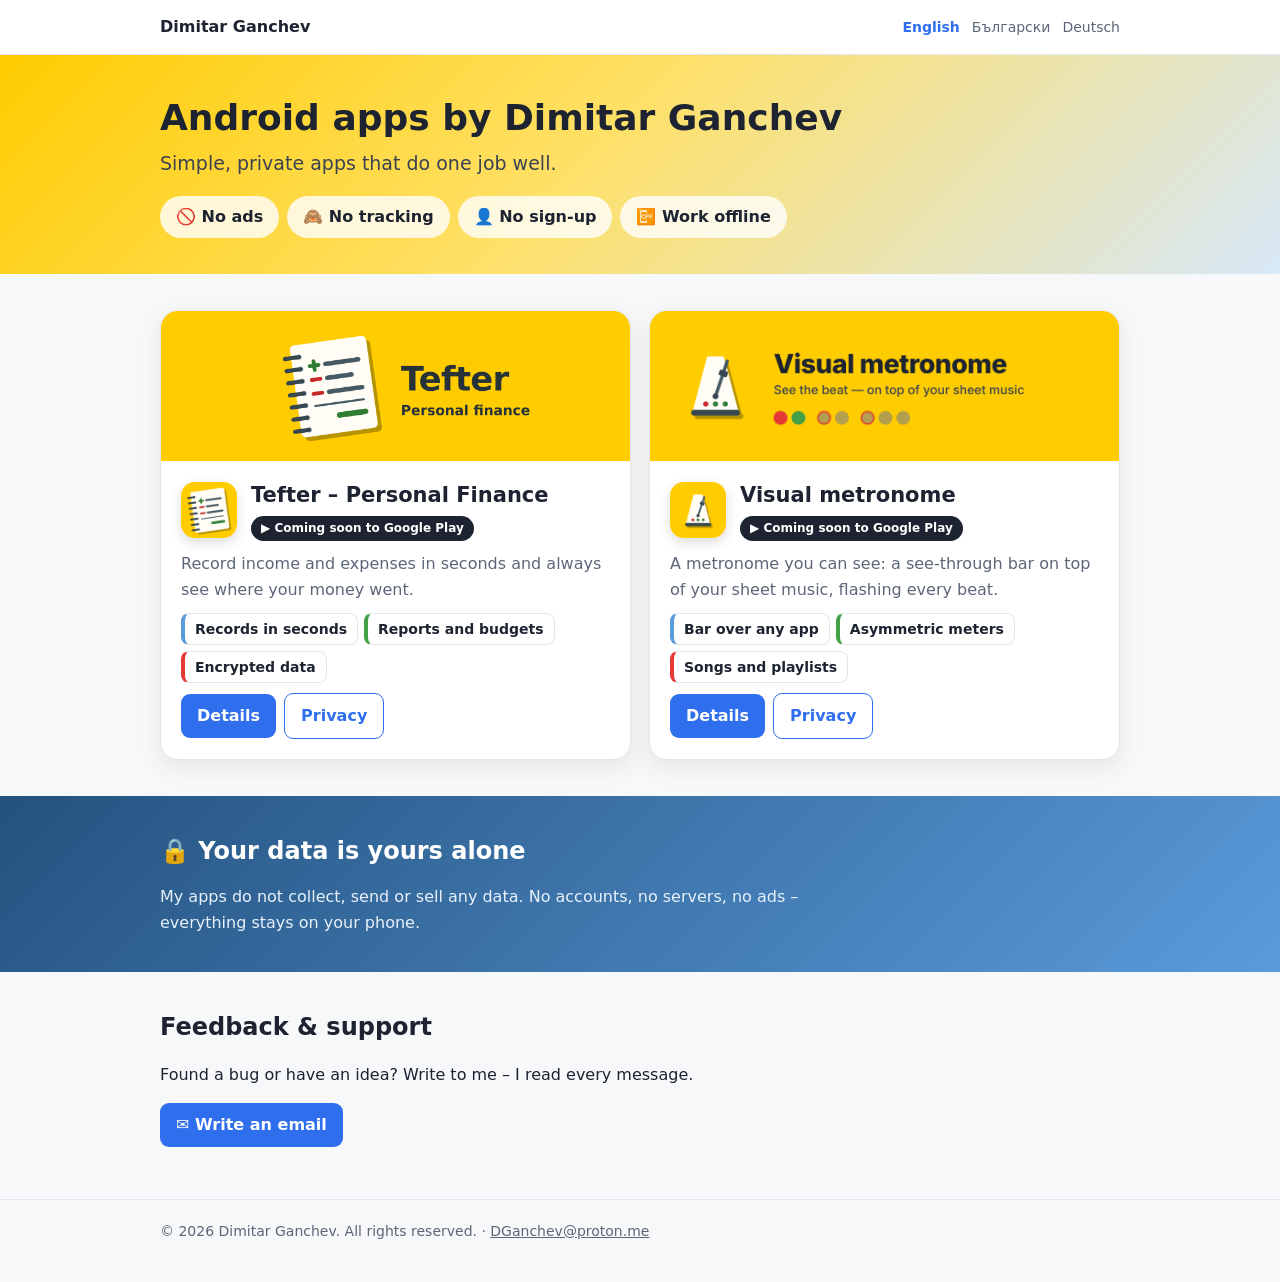
<file: index.html>
<!DOCTYPE html>
<html lang="en">
<head>
<meta charset="utf-8">
<meta name="viewport" content="width=device-width,initial-scale=1">
<title>Dimitar Ganchev — Android apps</title>
<meta name="description" content="Simple, private apps that do one job well.">
<link rel="stylesheet" href="/style.css">
<link rel="stylesheet" href="/home.css">
</head>
<body class="home">
<header class="top"><div class="wrap">
<a class="brand" href="/">Dimitar Ganchev</a>
<nav class="langs"><a class="cur" href="/" hreflang="en">English</a><a class="" href="/bg/" hreflang="bg">Български</a><a class="" href="/de/" hreflang="de">Deutsch</a></nav>
</div></header>
<main>
<section class="hero"><div class="wrap">
<h1>Android apps by Dimitar Ganchev</h1>
<p class="lead">Simple, private apps that do one job well.</p>
<div class="chips"><span>🚫 No ads</span><span>🙈 No tracking</span><span>👤 No sign-up</span><span>📴 Work offline</span></div>
</div></section>

<section><div class="wrap">
<div class="apps">
<article class="app">
<a class="banner" href="/tefter/"><img src="/tefter/media/banner-en-US.png" alt="Tefter – Personal Finance"></a>
<div class="body">
<div class="head"><img src="/tefter/media/icon.png" alt=""><div><h3><a href="/tefter/">Tefter – Personal Finance</a></h3><span class="soon">▶ Coming soon to Google Play</span></div></div>
<p>Record income and expenses in seconds and always see where your money went.</p>
<ul><li style="--c:#5a9bdb">Records in seconds</li><li style="--c:#43a047">Reports and budgets</li><li style="--c:#e53935">Encrypted data</li></ul>
<div class="actions"><a class="btn" href="/tefter/">Details</a><a class="btn ghost" href="/tefter/privacy.html">Privacy</a></div>
</div>
</article>
<article class="app">
<a class="banner" href="/visual-metronome/"><img src="/visual-metronome/media/banner-en-US.png" alt="Visual metronome"></a>
<div class="body">
<div class="head"><img src="/visual-metronome/media/icon.png" alt=""><div><h3><a href="/visual-metronome/">Visual metronome</a></h3><span class="soon">▶ Coming soon to Google Play</span></div></div>
<p>A metronome you can see: a see-through bar on top of your sheet music, flashing every beat.</p>
<ul><li style="--c:#5a9bdb">Bar over any app</li><li style="--c:#43a047">Asymmetric meters</li><li style="--c:#e53935">Songs and playlists</li></ul>
<div class="actions"><a class="btn" href="/visual-metronome/">Details</a><a class="btn ghost" href="/visual-metronome/privacy.html">Privacy</a></div>
</div>
</article>
</div>
</div></section>

<section class="privacy"><div class="wrap">
<h2>🔒 Your data is yours alone</h2>
<p>My apps do not collect, send or sell any data. No accounts, no servers, no ads – everything stays on your phone.</p>
</div></section>

<section><div class="wrap">
<h2>Feedback &amp; support</h2>
<p>Found a bug or have an idea? Write to me – I read every message.</p>
<p><a class="btn" href="mailto:DGanchev@proton.me?subject=Dimitar%20Ganchev%20apps">✉ Write an email</a></p>
</div></section>
</main>
<footer><div class="wrap">© 2026 Dimitar Ganchev. All rights reserved. · <a href="mailto:DGanchev@proton.me">DGanchev@proton.me</a></div></footer>
</body>
</html>
</file>
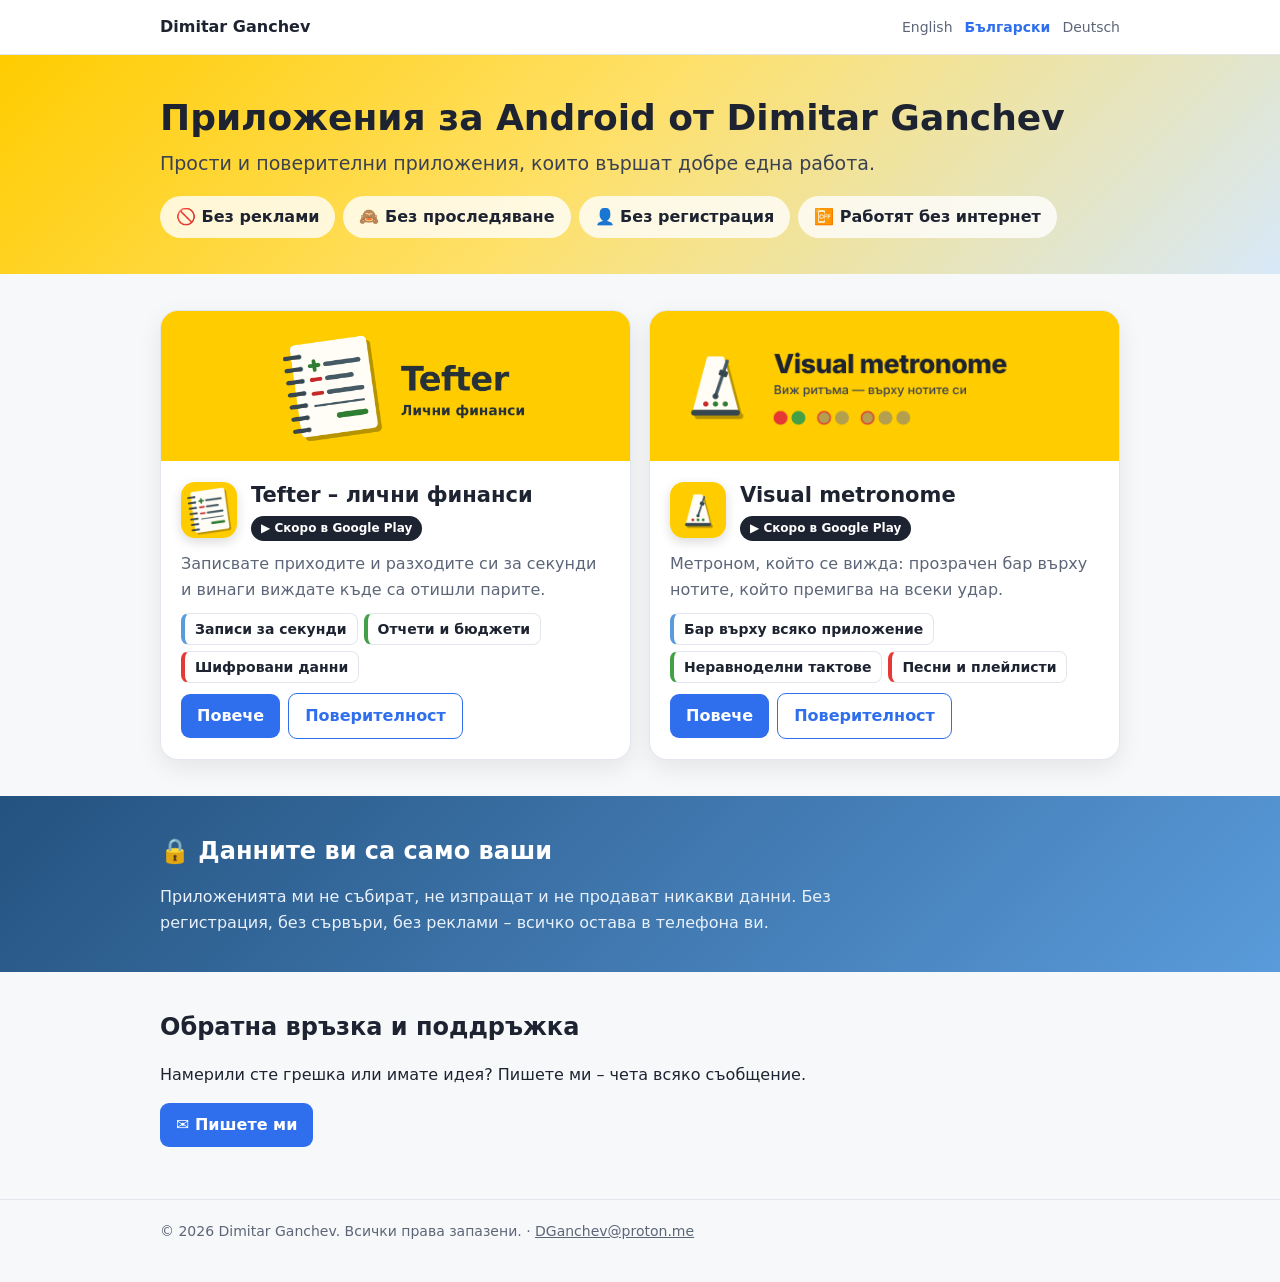
<file: bg/index.html>
<!DOCTYPE html>
<html lang="bg">
<head>
<meta charset="utf-8">
<meta name="viewport" content="width=device-width,initial-scale=1">
<title>Dimitar Ganchev — приложения за Android</title>
<meta name="description" content="Прости и поверителни приложения, които вършат добре една работа.">
<link rel="stylesheet" href="/style.css">
<link rel="stylesheet" href="/home.css">
</head>
<body class="home">
<header class="top"><div class="wrap">
<a class="brand" href="/bg/">Dimitar Ganchev</a>
<nav class="langs"><a class="" href="/" hreflang="en">English</a><a class="cur" href="/bg/" hreflang="bg">Български</a><a class="" href="/de/" hreflang="de">Deutsch</a></nav>
</div></header>
<main>
<section class="hero"><div class="wrap">
<h1>Приложения за Android от Dimitar Ganchev</h1>
<p class="lead">Прости и поверителни приложения, които вършат добре една работа.</p>
<div class="chips"><span>🚫 Без реклами</span><span>🙈 Без проследяване</span><span>👤 Без регистрация</span><span>📴 Работят без интернет</span></div>
</div></section>

<section><div class="wrap">
<div class="apps">
<article class="app">
<a class="banner" href="/bg/tefter/"><img src="/tefter/media/banner-bg.png" alt="Tefter – лични финанси"></a>
<div class="body">
<div class="head"><img src="/tefter/media/icon.png" alt=""><div><h3><a href="/bg/tefter/">Tefter – лични финанси</a></h3><span class="soon">▶ Скоро в Google Play</span></div></div>
<p>Записвате приходите и разходите си за секунди и винаги виждате къде са отишли парите.</p>
<ul><li style="--c:#5a9bdb">Записи за секунди</li><li style="--c:#43a047">Отчети и бюджети</li><li style="--c:#e53935">Шифровани данни</li></ul>
<div class="actions"><a class="btn" href="/bg/tefter/">Повече</a><a class="btn ghost" href="/bg/tefter/privacy.html">Поверителност</a></div>
</div>
</article>
<article class="app">
<a class="banner" href="/bg/visual-metronome/"><img src="/visual-metronome/media/banner-bg.png" alt="Visual metronome"></a>
<div class="body">
<div class="head"><img src="/visual-metronome/media/icon.png" alt=""><div><h3><a href="/bg/visual-metronome/">Visual metronome</a></h3><span class="soon">▶ Скоро в Google Play</span></div></div>
<p>Метроном, който се вижда: прозрачен бар върху нотите, който премигва на всеки удар.</p>
<ul><li style="--c:#5a9bdb">Бар върху всяко приложение</li><li style="--c:#43a047">Неравноделни тактове</li><li style="--c:#e53935">Песни и плейлисти</li></ul>
<div class="actions"><a class="btn" href="/bg/visual-metronome/">Повече</a><a class="btn ghost" href="/bg/visual-metronome/privacy.html">Поверителност</a></div>
</div>
</article>
</div>
</div></section>

<section class="privacy"><div class="wrap">
<h2>🔒 Данните ви са само ваши</h2>
<p>Приложенията ми не събират, не изпращат и не продават никакви данни. Без регистрация, без сървъри, без реклами – всичко остава в телефона ви.</p>
</div></section>

<section><div class="wrap">
<h2>Обратна връзка и поддръжка</h2>
<p>Намерили сте грешка или имате идея? Пишете ми – чета всяко съобщение.</p>
<p><a class="btn" href="mailto:DGanchev@proton.me?subject=Dimitar%20Ganchev%20apps">✉ Пишете ми</a></p>
</div></section>
</main>
<footer><div class="wrap">© 2026 Dimitar Ganchev. Всички права запазени. · <a href="mailto:DGanchev@proton.me">DGanchev@proton.me</a></div></footer>
</body>
</html>
</file>
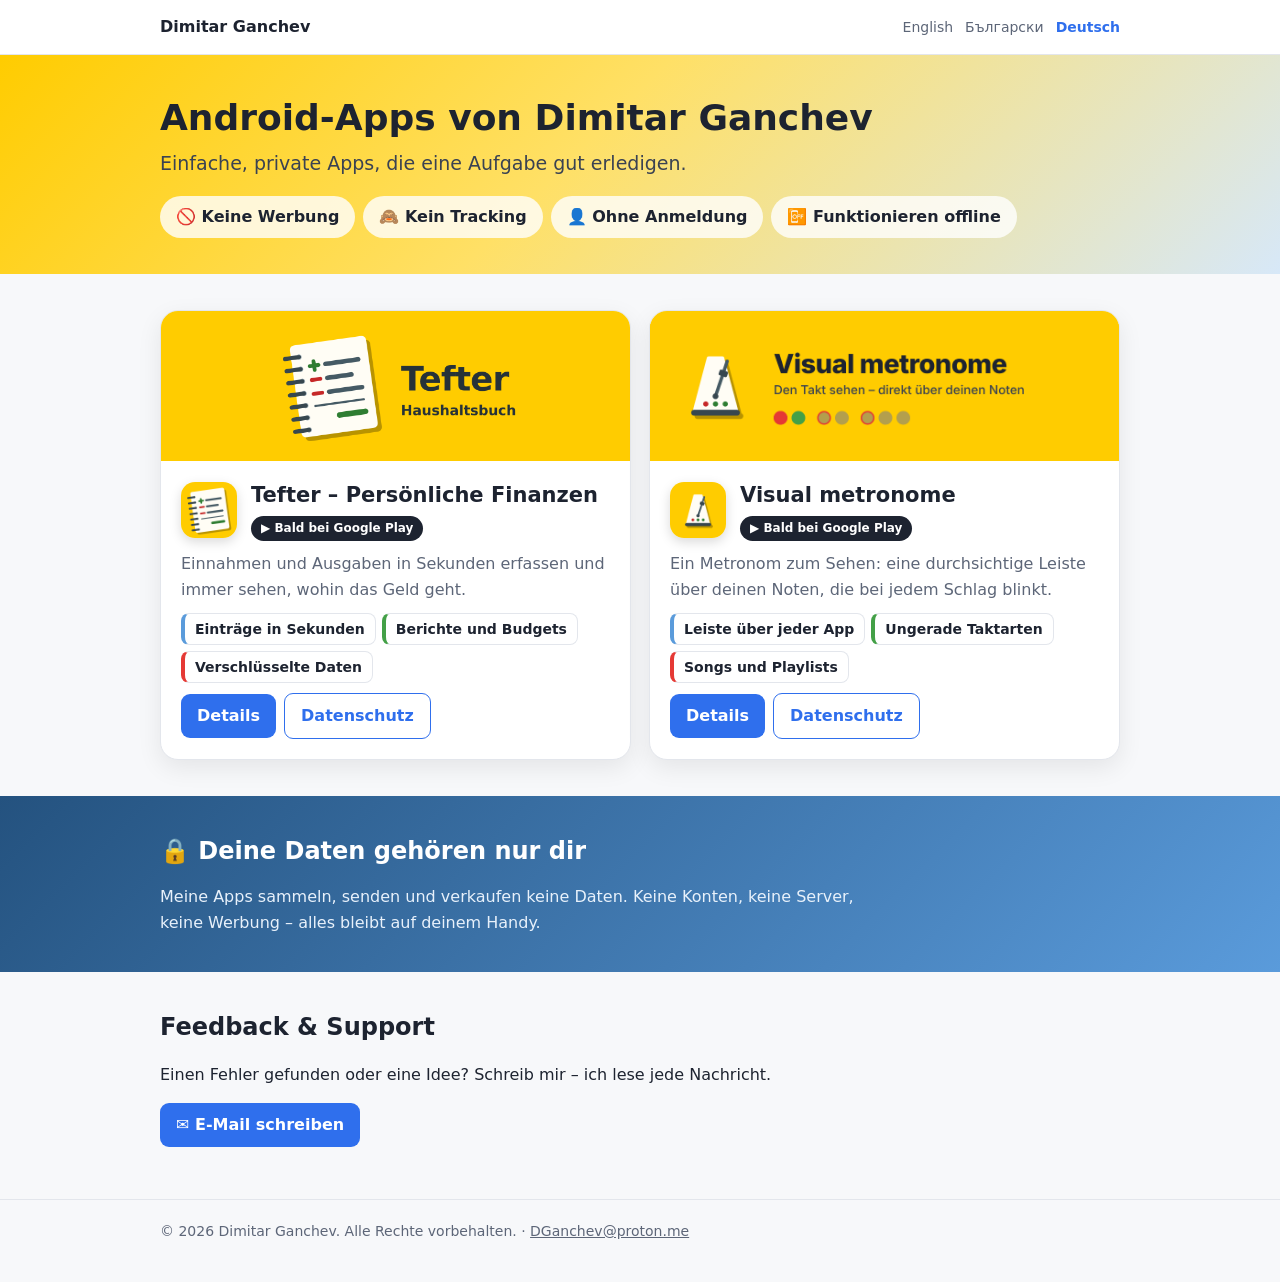
<file: de/index.html>
<!DOCTYPE html>
<html lang="de">
<head>
<meta charset="utf-8">
<meta name="viewport" content="width=device-width,initial-scale=1">
<title>Dimitar Ganchev — Android-Apps</title>
<meta name="description" content="Einfache, private Apps, die eine Aufgabe gut erledigen.">
<link rel="stylesheet" href="/style.css">
<link rel="stylesheet" href="/home.css">
</head>
<body class="home">
<header class="top"><div class="wrap">
<a class="brand" href="/de/">Dimitar Ganchev</a>
<nav class="langs"><a class="" href="/" hreflang="en">English</a><a class="" href="/bg/" hreflang="bg">Български</a><a class="cur" href="/de/" hreflang="de">Deutsch</a></nav>
</div></header>
<main>
<section class="hero"><div class="wrap">
<h1>Android-Apps von Dimitar Ganchev</h1>
<p class="lead">Einfache, private Apps, die eine Aufgabe gut erledigen.</p>
<div class="chips"><span>🚫 Keine Werbung</span><span>🙈 Kein Tracking</span><span>👤 Ohne Anmeldung</span><span>📴 Funktionieren offline</span></div>
</div></section>

<section><div class="wrap">
<div class="apps">
<article class="app">
<a class="banner" href="/de/tefter/"><img src="/tefter/media/banner-de-DE.png" alt="Tefter – Persönliche Finanzen"></a>
<div class="body">
<div class="head"><img src="/tefter/media/icon.png" alt=""><div><h3><a href="/de/tefter/">Tefter – Persönliche Finanzen</a></h3><span class="soon">▶ Bald bei Google Play</span></div></div>
<p>Einnahmen und Ausgaben in Sekunden erfassen und immer sehen, wohin das Geld geht.</p>
<ul><li style="--c:#5a9bdb">Einträge in Sekunden</li><li style="--c:#43a047">Berichte und Budgets</li><li style="--c:#e53935">Verschlüsselte Daten</li></ul>
<div class="actions"><a class="btn" href="/de/tefter/">Details</a><a class="btn ghost" href="/de/tefter/privacy.html">Datenschutz</a></div>
</div>
</article>
<article class="app">
<a class="banner" href="/de/visual-metronome/"><img src="/visual-metronome/media/banner-de-DE.png" alt="Visual metronome"></a>
<div class="body">
<div class="head"><img src="/visual-metronome/media/icon.png" alt=""><div><h3><a href="/de/visual-metronome/">Visual metronome</a></h3><span class="soon">▶ Bald bei Google Play</span></div></div>
<p>Ein Metronom zum Sehen: eine durchsichtige Leiste über deinen Noten, die bei jedem Schlag blinkt.</p>
<ul><li style="--c:#5a9bdb">Leiste über jeder App</li><li style="--c:#43a047">Ungerade Taktarten</li><li style="--c:#e53935">Songs und Playlists</li></ul>
<div class="actions"><a class="btn" href="/de/visual-metronome/">Details</a><a class="btn ghost" href="/de/visual-metronome/privacy.html">Datenschutz</a></div>
</div>
</article>
</div>
</div></section>

<section class="privacy"><div class="wrap">
<h2>🔒 Deine Daten gehören nur dir</h2>
<p>Meine Apps sammeln, senden und verkaufen keine Daten. Keine Konten, keine Server, keine Werbung – alles bleibt auf deinem Handy.</p>
</div></section>

<section><div class="wrap">
<h2>Feedback &amp; Support</h2>
<p>Einen Fehler gefunden oder eine Idee? Schreib mir – ich lese jede Nachricht.</p>
<p><a class="btn" href="mailto:DGanchev@proton.me?subject=Dimitar%20Ganchev%20apps">✉ E-Mail schreiben</a></p>
</div></section>
</main>
<footer><div class="wrap">© 2026 Dimitar Ganchev. Alle Rechte vorbehalten. · <a href="mailto:DGanchev@proton.me">DGanchev@proton.me</a></div></footer>
</body>
</html>
</file>
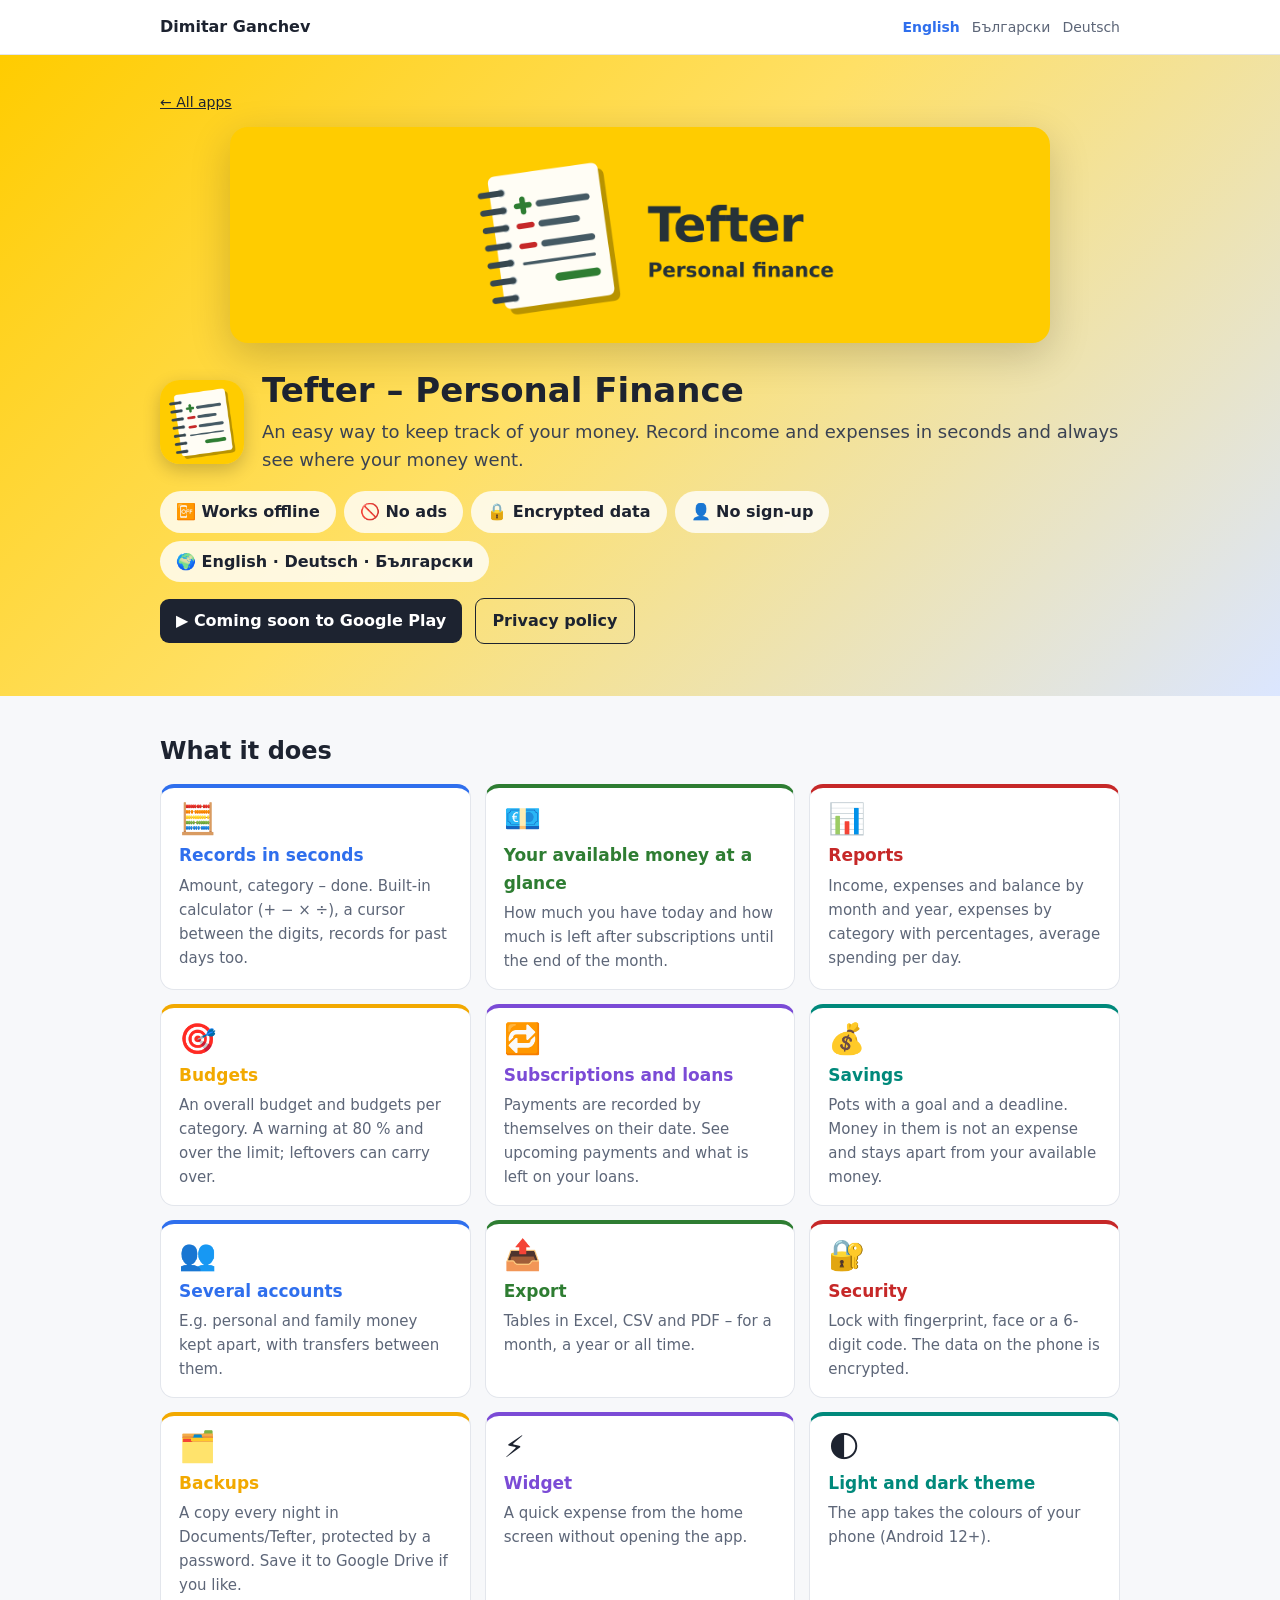
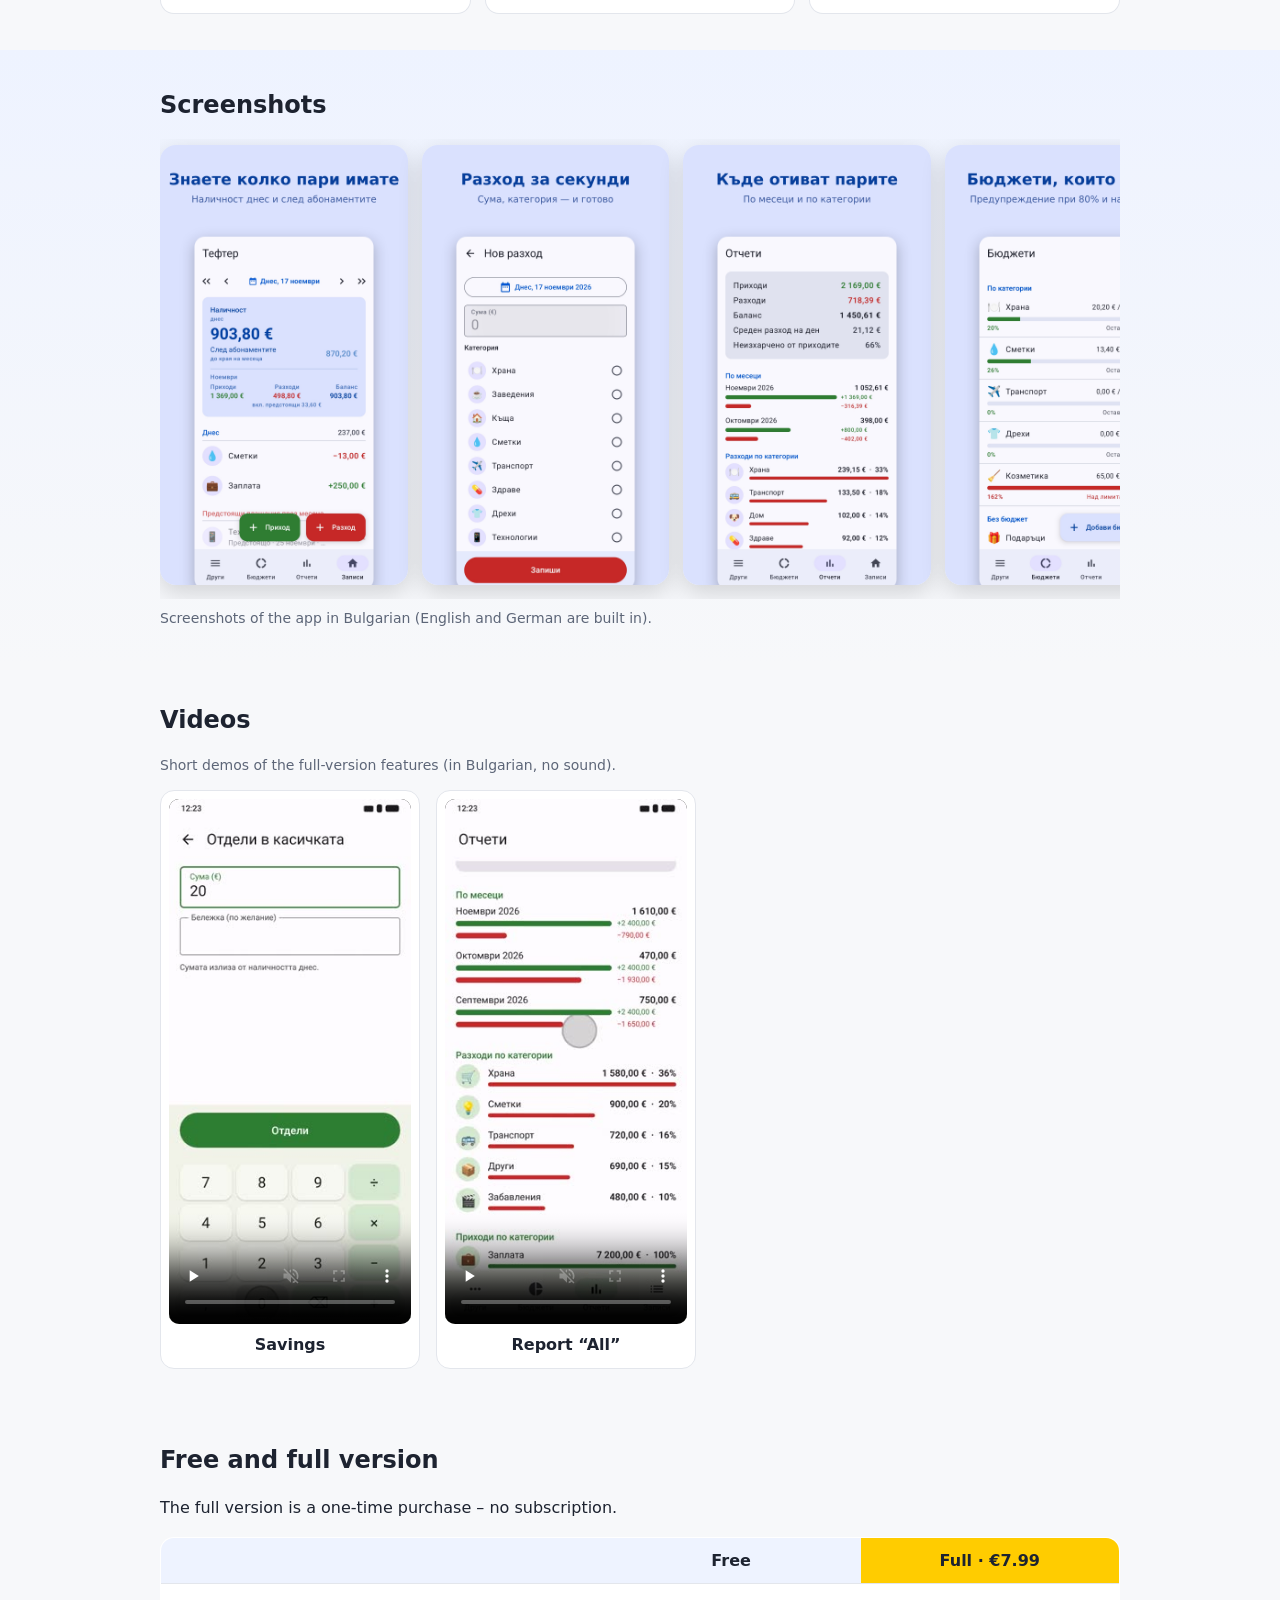
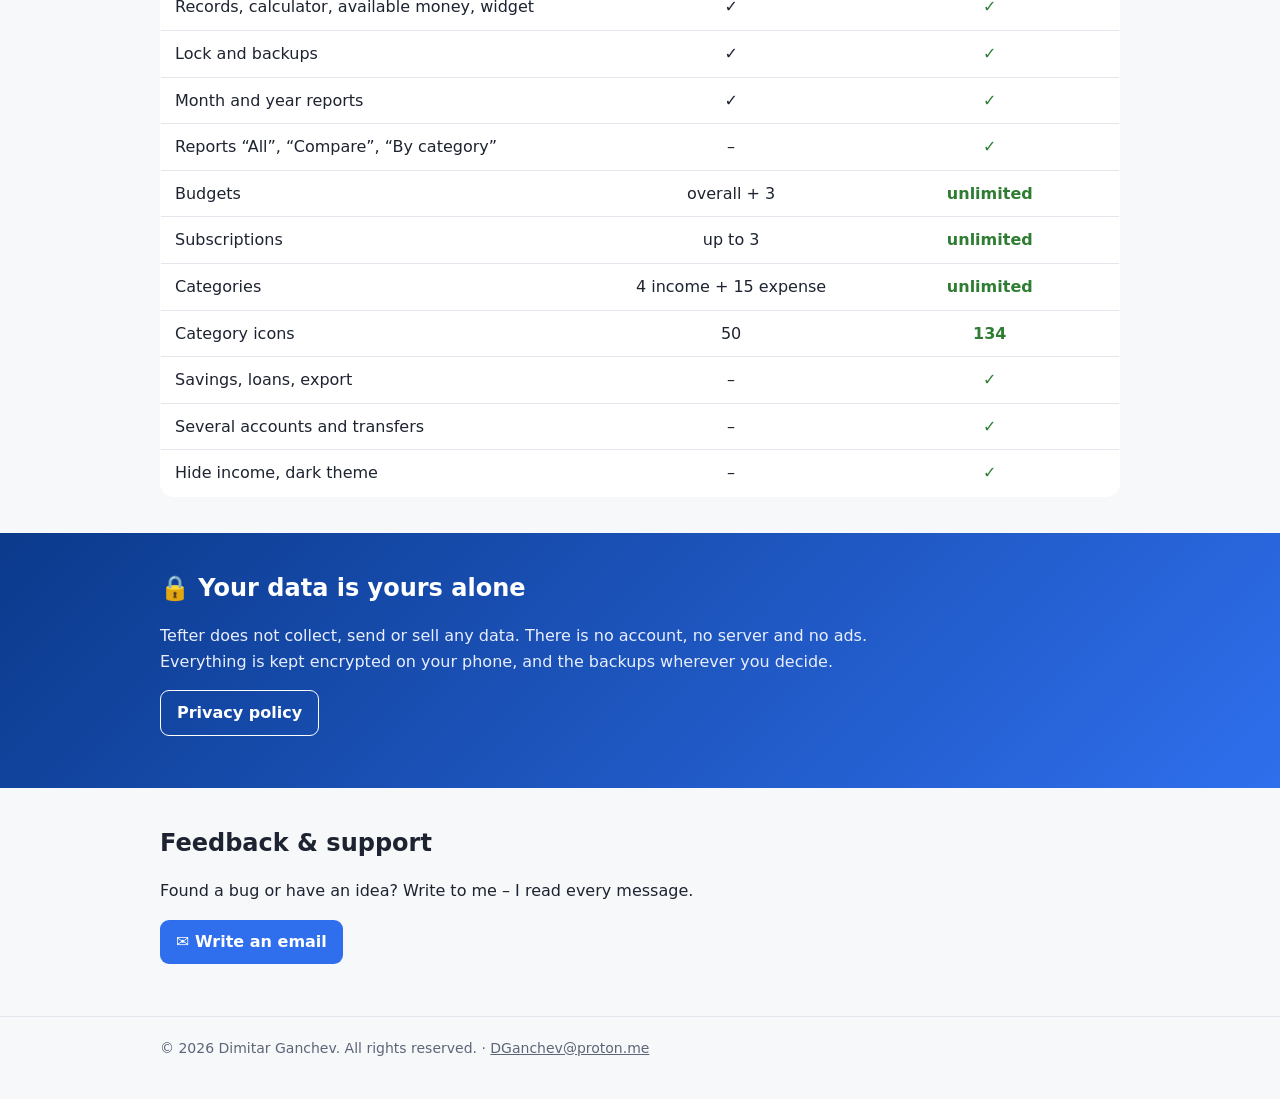
<file: tefter/index.html>
<!DOCTYPE html>
<html lang="en">
<head>
<meta charset="utf-8">
<meta name="viewport" content="width=device-width,initial-scale=1">
<title>Tefter – Personal Finance</title>
<meta name="description" content="An easy way to keep track of your money. Record income and expenses in seconds and always see where your money went.">
<link rel="icon" href="/tefter/media/icon.png">
<link rel="stylesheet" href="/style.css">
<link rel="stylesheet" href="/tefter/media/tefter.css">
</head>
<body class="tefter">
<header class="top"><div class="wrap">
<a class="brand" href="/">Dimitar Ganchev</a>
<nav class="langs"><a class="cur" href="/tefter/" hreflang="en">English</a><a class="" href="/bg/tefter/" hreflang="bg">Български</a><a class="" href="/de/tefter/" hreflang="de">Deutsch</a></nav>
</div></header>
<main>
<section class="hero"><div class="wrap">
<p class="back"><a href="/">← All apps</a></p>
<div class="banner"><img src="/tefter/media/banner-en-US.png" alt="Tefter"></div>
<div class="hero-row">
<img class="appicon" src="/tefter/media/icon.png" alt="">
<div><h1>Tefter – Personal Finance</h1><p class="lead">An easy way to keep track of your money. Record income and expenses in seconds and always see where your money went.</p></div>
</div>
<div class="chips"><span>📴 Works offline</span><span>🚫 No ads</span><span>🔒 Encrypted data</span><span>👤 No sign-up</span><span>🌍 English · Deutsch · Български</span></div>
<p class="cta"><span class="soon">▶ Coming soon to Google Play</span> <a class="btn ghost" href="/tefter/privacy.html">Privacy policy</a></p>
</div></section>

<section><div class="wrap">
<h2>What it does</h2>
<div class="feats"><div class="f" style="--c:#2f6fed"><div class="e">🧮</div><h3>Records in seconds</h3><p>Amount, category – done. Built-in calculator (+ − × ÷), a cursor between the digits, records for past days too.</p></div><div class="f" style="--c:#2e7d32"><div class="e">💶</div><h3>Your available money at a glance</h3><p>How much you have today and how much is left after subscriptions until the end of the month.</p></div><div class="f" style="--c:#c62828"><div class="e">📊</div><h3>Reports</h3><p>Income, expenses and balance by month and year, expenses by category with percentages, average spending per day.</p></div><div class="f" style="--c:#f2a900"><div class="e">🎯</div><h3>Budgets</h3><p>An overall budget and budgets per category. A warning at 80 % and over the limit; leftovers can carry over.</p></div><div class="f" style="--c:#7b4bd6"><div class="e">🔁</div><h3>Subscriptions and loans</h3><p>Payments are recorded by themselves on their date. See upcoming payments and what is left on your loans.</p></div><div class="f" style="--c:#00897b"><div class="e">💰</div><h3>Savings</h3><p>Pots with a goal and a deadline. Money in them is not an expense and stays apart from your available money.</p></div><div class="f" style="--c:#2f6fed"><div class="e">👥</div><h3>Several accounts</h3><p>E.g. personal and family money kept apart, with transfers between them.</p></div><div class="f" style="--c:#2e7d32"><div class="e">📤</div><h3>Export</h3><p>Tables in Excel, CSV and PDF – for a month, a year or all time.</p></div><div class="f" style="--c:#c62828"><div class="e">🔐</div><h3>Security</h3><p>Lock with fingerprint, face or a 6-digit code. The data on the phone is encrypted.</p></div><div class="f" style="--c:#f2a900"><div class="e">🗂️</div><h3>Backups</h3><p>A copy every night in Documents/Tefter, protected by a password. Save it to Google Drive if you like.</p></div><div class="f" style="--c:#7b4bd6"><div class="e">⚡</div><h3>Widget</h3><p>A quick expense from the home screen without opening the app.</p></div><div class="f" style="--c:#00897b"><div class="e">🌓</div><h3>Light and dark theme</h3><p>The app takes the colours of your phone (Android 12+).</p></div></div>
</div></section>

<section class="band"><div class="wrap">
<h2>Screenshots</h2>
<div class="shots"><img src="/tefter/media/shot-1.png" alt="" loading="lazy"><img src="/tefter/media/shot-2.png" alt="" loading="lazy"><img src="/tefter/media/shot-3.png" alt="" loading="lazy"><img src="/tefter/media/shot-4.png" alt="" loading="lazy"><img src="/tefter/media/shot-5.png" alt="" loading="lazy"><img src="/tefter/media/shot-6.png" alt="" loading="lazy"></div>
<p class="note">Screenshots of the app in Bulgarian (English and German are built in).</p>
</div></section>

<section><div class="wrap">
<h2>Videos</h2>
<p class="note">Short demos of the full-version features (in Bulgarian, no sound).</p>
<div class="vids"><figure><video src="/tefter/media/clip-savings.mp4" poster="/tefter/media/clip-savings.jpg" controls muted playsinline preload="none"></video><figcaption>Savings</figcaption></figure><figure><video src="/tefter/media/clip-reports_all.mp4" poster="/tefter/media/clip-reports_all.jpg" controls muted playsinline preload="none"></video><figcaption>Report “All”</figcaption></figure></div>
</div></section>

<section><div class="wrap">
<h2>Free and full version</h2>
<p>The full version is a one-time purchase – no subscription.</p>
<table class="plans"><thead><tr><th></th><th>Free</th><th class="full">Full · €7.99</th></tr></thead><tbody><tr><td>Records, calculator, available money, widget</td><td>✓</td><td>✓</td></tr><tr><td>Lock and backups</td><td>✓</td><td>✓</td></tr><tr><td>Month and year reports</td><td>✓</td><td>✓</td></tr><tr><td>Reports “All”, “Compare”, “By category”</td><td>–</td><td>✓</td></tr><tr><td>Budgets</td><td>overall + 3</td><td>unlimited</td></tr><tr><td>Subscriptions</td><td>up to 3</td><td>unlimited</td></tr><tr><td>Categories</td><td>4 income + 15 expense</td><td>unlimited</td></tr><tr><td>Category icons</td><td>50</td><td>134</td></tr><tr><td>Savings, loans, export</td><td>–</td><td>✓</td></tr><tr><td>Several accounts and transfers</td><td>–</td><td>✓</td></tr><tr><td>Hide income, dark theme</td><td>–</td><td>✓</td></tr></tbody></table>
</div></section>

<section class="privacy"><div class="wrap">
<h2>🔒 Your data is yours alone</h2>
<p>Tefter does not collect, send or sell any data. There is no account, no server and no ads. Everything is kept encrypted on your phone, and the backups wherever you decide.</p>
<p><a class="btn ghost light" href="/tefter/privacy.html">Privacy policy</a></p>
</div></section>

<section><div class="wrap">
<h2>Feedback & support</h2>
<p>Found a bug or have an idea? Write to me – I read every message.</p>
<p><a class="btn" href="mailto:DGanchev@proton.me?subject=Tefter%20feedback">✉ Write an email</a></p>
</div></section>
</main>
<footer><div class="wrap">© 2026 Dimitar Ganchev. All rights reserved. · <a href="mailto:DGanchev@proton.me">DGanchev@proton.me</a></div></footer>
</body>
</html>
</file>
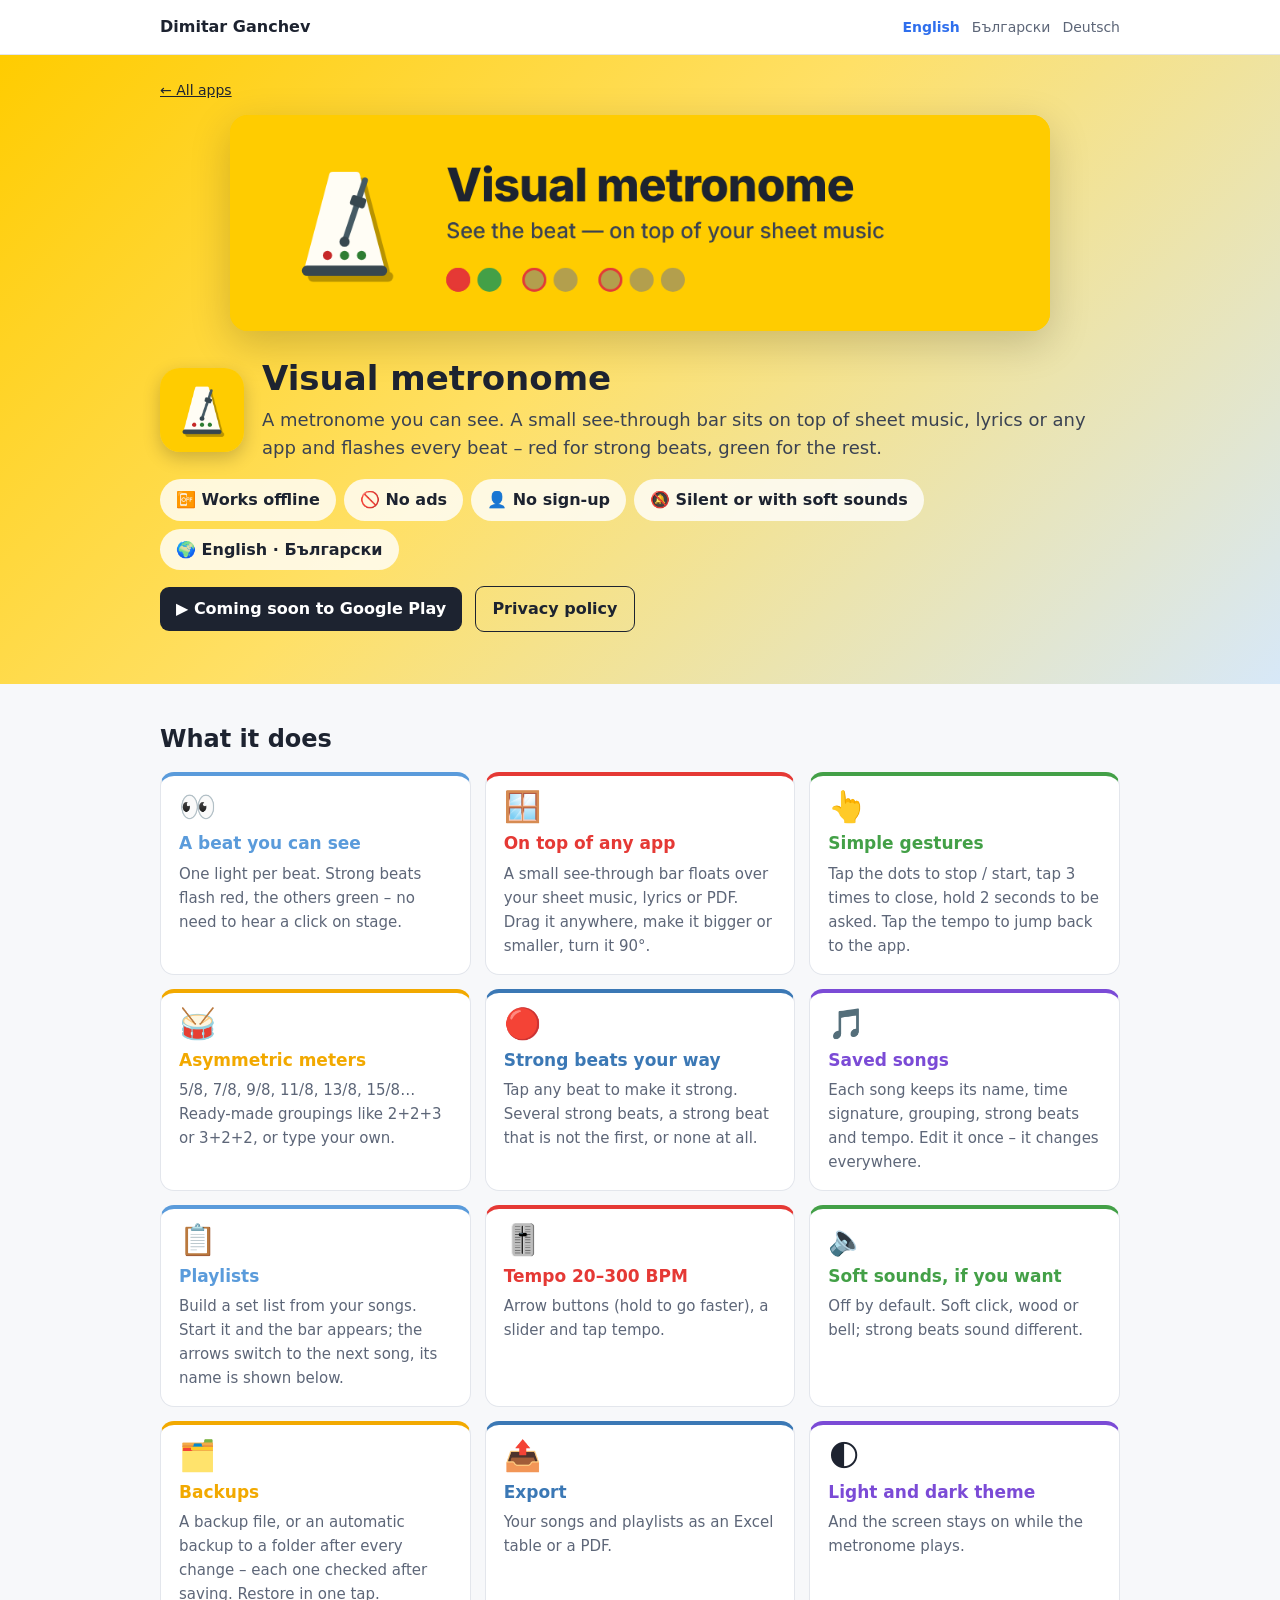
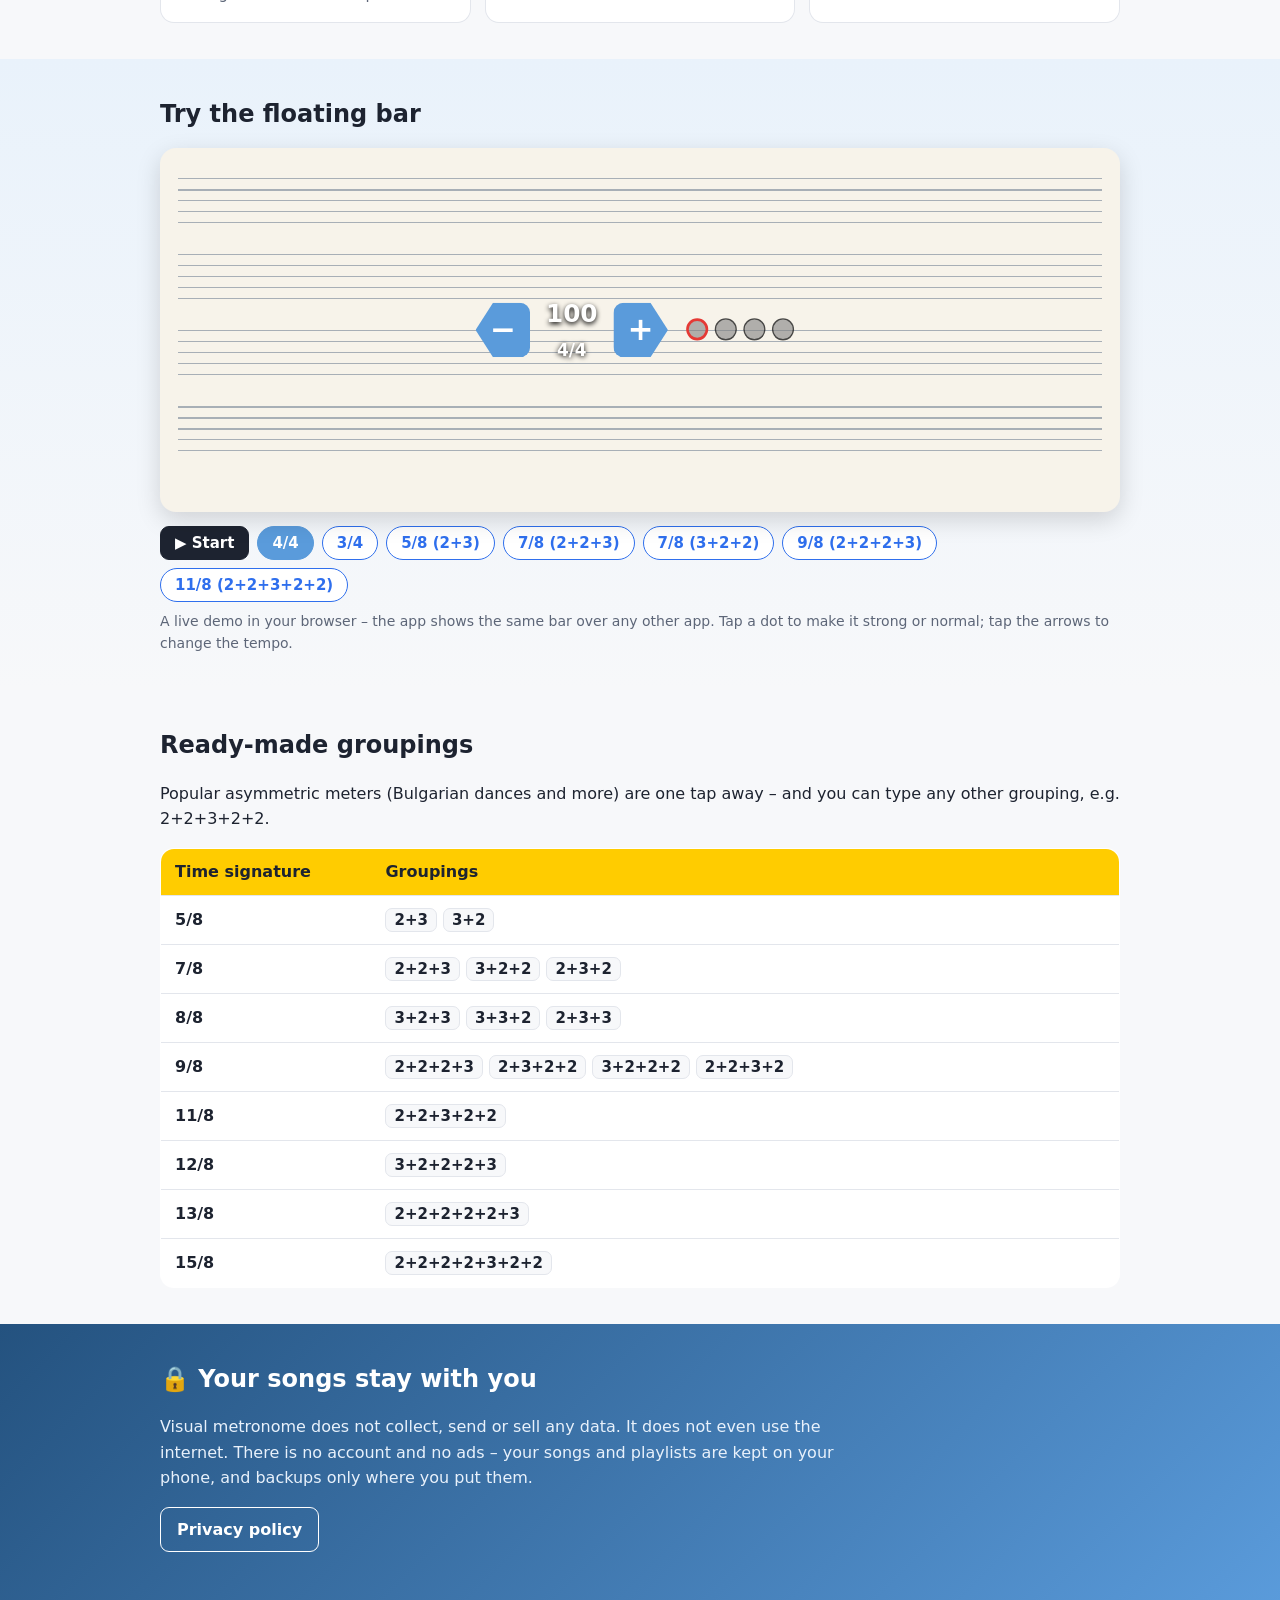
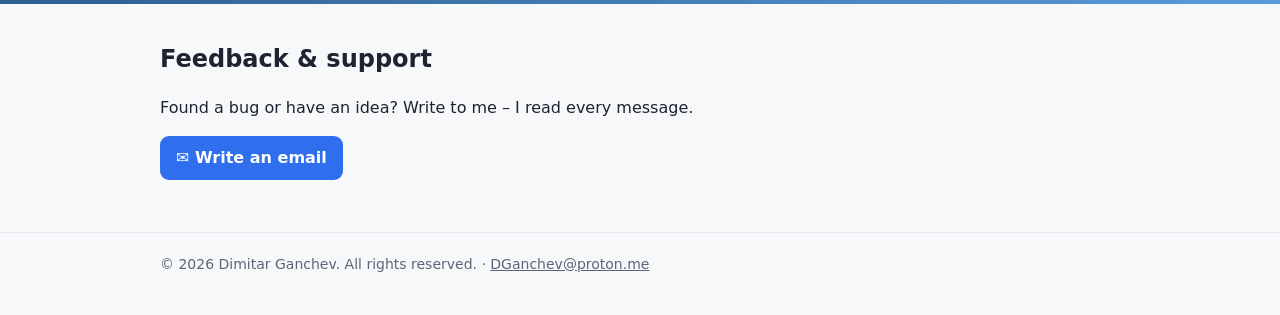
<file: visual-metronome/index.html>
<!DOCTYPE html>
<html lang="en">
<head>
<meta charset="utf-8">
<meta name="viewport" content="width=device-width,initial-scale=1">
<title>Visual metronome – see the beat</title>
<meta name="description" content="A metronome you can see. A small see-through bar sits on top of sheet music, lyrics or any app and flashes every beat – red for strong beats, green for the rest.">
<link rel="icon" href="/visual-metronome/media/icon.png">
<link rel="stylesheet" href="/style.css">
<link rel="stylesheet" href="/visual-metronome/media/vm.css">
</head>
<body class="vm">
<header class="top"><div class="wrap">
<a class="brand" href="/">Dimitar Ganchev</a>
<nav class="langs"><a class="cur" href="/visual-metronome/" hreflang="en">English</a><a class="" href="/bg/visual-metronome/" hreflang="bg">Български</a><a class="" href="/de/visual-metronome/" hreflang="de">Deutsch</a></nav>
</div></header>
<main>
<section class="hero"><div class="wrap">
<p class="back"><a href="/">← All apps</a></p>
<div class="banner"><img src="/visual-metronome/media/banner-en-US.png" alt="Visual metronome"></div>
<div class="hero-row">
<img class="appicon" src="/visual-metronome/media/icon.png" alt="">
<div><h1>Visual metronome</h1><p class="lead">A metronome you can see. A small see-through bar sits on top of sheet music, lyrics or any app and flashes every beat – red for strong beats, green for the rest.</p></div>
</div>
<div class="chips"><span>📴 Works offline</span><span>🚫 No ads</span><span>👤 No sign-up</span><span>🔕 Silent or with soft sounds</span><span>🌍 English · Български</span></div>
<p class="cta"><span class="soon">▶ Coming soon to Google Play</span> <a class="btn ghost" href="/visual-metronome/privacy.html">Privacy policy</a></p>
</div></section>

<section><div class="wrap">
<h2>What it does</h2>
<div class="feats"><div class="f" style="--c:#5a9bdb"><div class="e">👀</div><h3>A beat you can see</h3><p>One light per beat. Strong beats flash red, the others green – no need to hear a click on stage.</p></div><div class="f" style="--c:#e53935"><div class="e">🪟</div><h3>On top of any app</h3><p>A small see-through bar floats over your sheet music, lyrics or PDF. Drag it anywhere, make it bigger or smaller, turn it 90°.</p></div><div class="f" style="--c:#43a047"><div class="e">👆</div><h3>Simple gestures</h3><p>Tap the dots to stop / start, tap 3 times to close, hold 2 seconds to be asked. Tap the tempo to jump back to the app.</p></div><div class="f" style="--c:#f2a900"><div class="e">🥁</div><h3>Asymmetric meters</h3><p>5/8, 7/8, 9/8, 11/8, 13/8, 15/8… Ready-made groupings like 2+2+3 or 3+2+2, or type your own.</p></div><div class="f" style="--c:#3b78b5"><div class="e">🔴</div><h3>Strong beats your way</h3><p>Tap any beat to make it strong. Several strong beats, a strong beat that is not the first, or none at all.</p></div><div class="f" style="--c:#7b4bd6"><div class="e">🎵</div><h3>Saved songs</h3><p>Each song keeps its name, time signature, grouping, strong beats and tempo. Edit it once – it changes everywhere.</p></div><div class="f" style="--c:#5a9bdb"><div class="e">📋</div><h3>Playlists</h3><p>Build a set list from your songs. Start it and the bar appears; the arrows switch to the next song, its name is shown below.</p></div><div class="f" style="--c:#e53935"><div class="e">🎚️</div><h3>Tempo 20–300 BPM</h3><p>Arrow buttons (hold to go faster), a slider and tap tempo.</p></div><div class="f" style="--c:#43a047"><div class="e">🔈</div><h3>Soft sounds, if you want</h3><p>Off by default. Soft click, wood or bell; strong beats sound different.</p></div><div class="f" style="--c:#f2a900"><div class="e">🗂️</div><h3>Backups</h3><p>A backup file, or an automatic backup to a folder after every change – each one checked after saving. Restore in one tap.</p></div><div class="f" style="--c:#3b78b5"><div class="e">📤</div><h3>Export</h3><p>Your songs and playlists as an Excel table or a PDF.</p></div><div class="f" style="--c:#7b4bd6"><div class="e">🌓</div><h3>Light and dark theme</h3><p>And the screen stays on while the metronome plays.</p></div></div>
</div></section>

<section class="band"><div class="wrap">
<h2>Try the floating bar</h2>
<div class="demo"><div class="staff"></div><div class="staff"></div><div class="staff"></div><div class="staff"></div>
<div class="bar"><button class="arrow l" aria-label="−">−</button><div class="info"><b>100</b><small>4/4</small></div><button class="arrow r" aria-label="+">+</button><div class="dots"></div></div>
</div>
<div class="controls"><button class="go" data-start="▶ Start" data-stop="■ Stop">▶ Start</button><button data-meter="4/4" data-groups="" class="sel">4/4</button><button data-meter="3/4" data-groups="">3/4</button><button data-meter="5/8" data-groups="2+3">5/8 (2+3)</button><button data-meter="7/8" data-groups="2+2+3">7/8 (2+2+3)</button><button data-meter="7/8" data-groups="3+2+2">7/8 (3+2+2)</button><button data-meter="9/8" data-groups="2+2+2+3">9/8 (2+2+2+3)</button><button data-meter="11/8" data-groups="2+2+3+2+2">11/8 (2+2+3+2+2)</button></div>
<p class="note">A live demo in your browser – the app shows the same bar over any other app. Tap a dot to make it strong or normal; tap the arrows to change the tempo.</p>
</div></section>

<section><div class="wrap">
<h2>Ready-made groupings</h2>
<p>Popular asymmetric meters (Bulgarian dances and more) are one tap away – and you can type any other grouping, e.g. 2+2+3+2+2.</p>
<table class="meters"><thead><tr><th>Time signature</th><th>Groupings</th></tr></thead><tbody><tr><td>5/8</td><td><code>2+3</code><code>3+2</code></td></tr><tr><td>7/8</td><td><code>2+2+3</code><code>3+2+2</code><code>2+3+2</code></td></tr><tr><td>8/8</td><td><code>3+2+3</code><code>3+3+2</code><code>2+3+3</code></td></tr><tr><td>9/8</td><td><code>2+2+2+3</code><code>2+3+2+2</code><code>3+2+2+2</code><code>2+2+3+2</code></td></tr><tr><td>11/8</td><td><code>2+2+3+2+2</code></td></tr><tr><td>12/8</td><td><code>3+2+2+2+3</code></td></tr><tr><td>13/8</td><td><code>2+2+2+2+2+3</code></td></tr><tr><td>15/8</td><td><code>2+2+2+2+3+2+2</code></td></tr></tbody></table>
</div></section>

<section class="privacy"><div class="wrap">
<h2>🔒 Your songs stay with you</h2>
<p>Visual metronome does not collect, send or sell any data. It does not even use the internet. There is no account and no ads – your songs and playlists are kept on your phone, and backups only where you put them.</p>
<p><a class="btn ghost light" href="/visual-metronome/privacy.html">Privacy policy</a></p>
</div></section>

<section><div class="wrap">
<h2>Feedback &amp; support</h2>
<p>Found a bug or have an idea? Write to me – I read every message.</p>
<p><a class="btn" href="mailto:DGanchev@proton.me?subject=Visual%20metronome%20feedback">✉ Write an email</a></p>
</div></section>
</main>
<footer><div class="wrap">© 2026 Dimitar Ganchev. All rights reserved. · <a href="mailto:DGanchev@proton.me">DGanchev@proton.me</a></div></footer>
<script src="/visual-metronome/media/demo.js"></script>
</body>
</html>
</file>
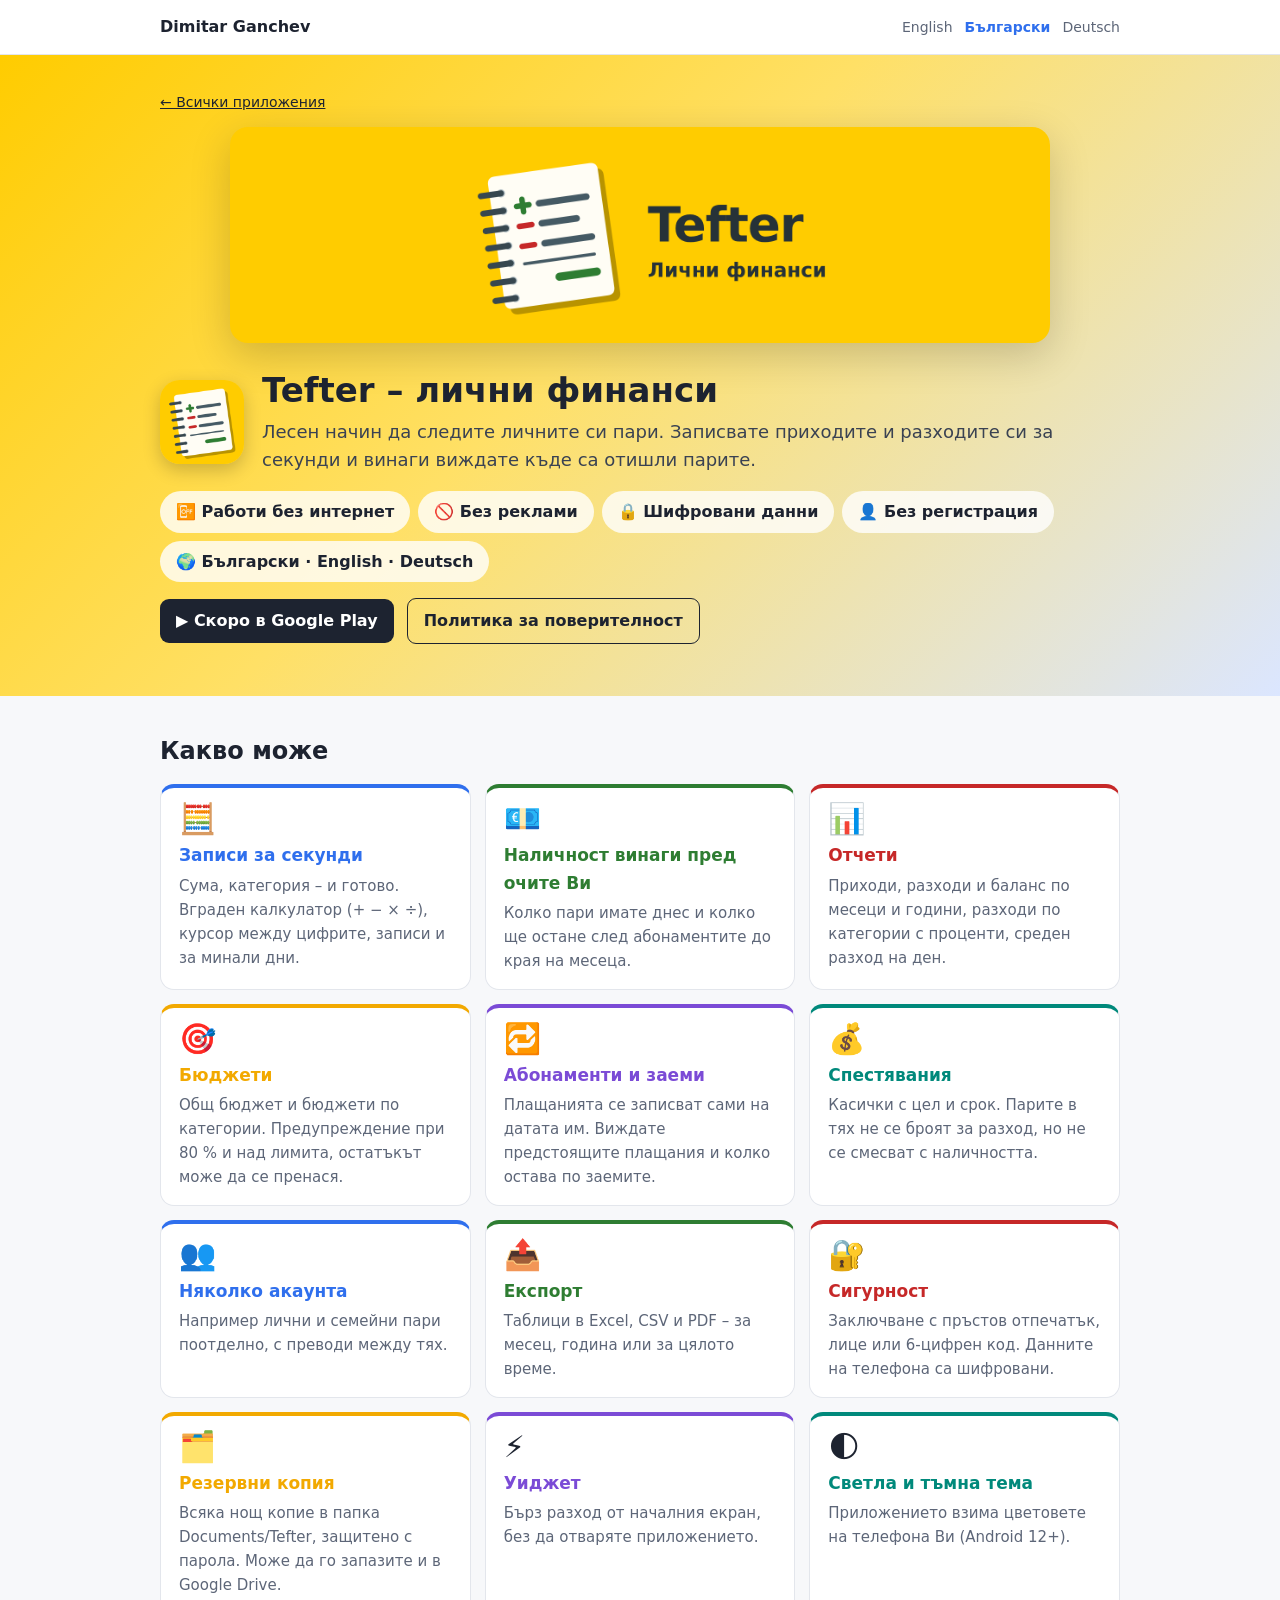
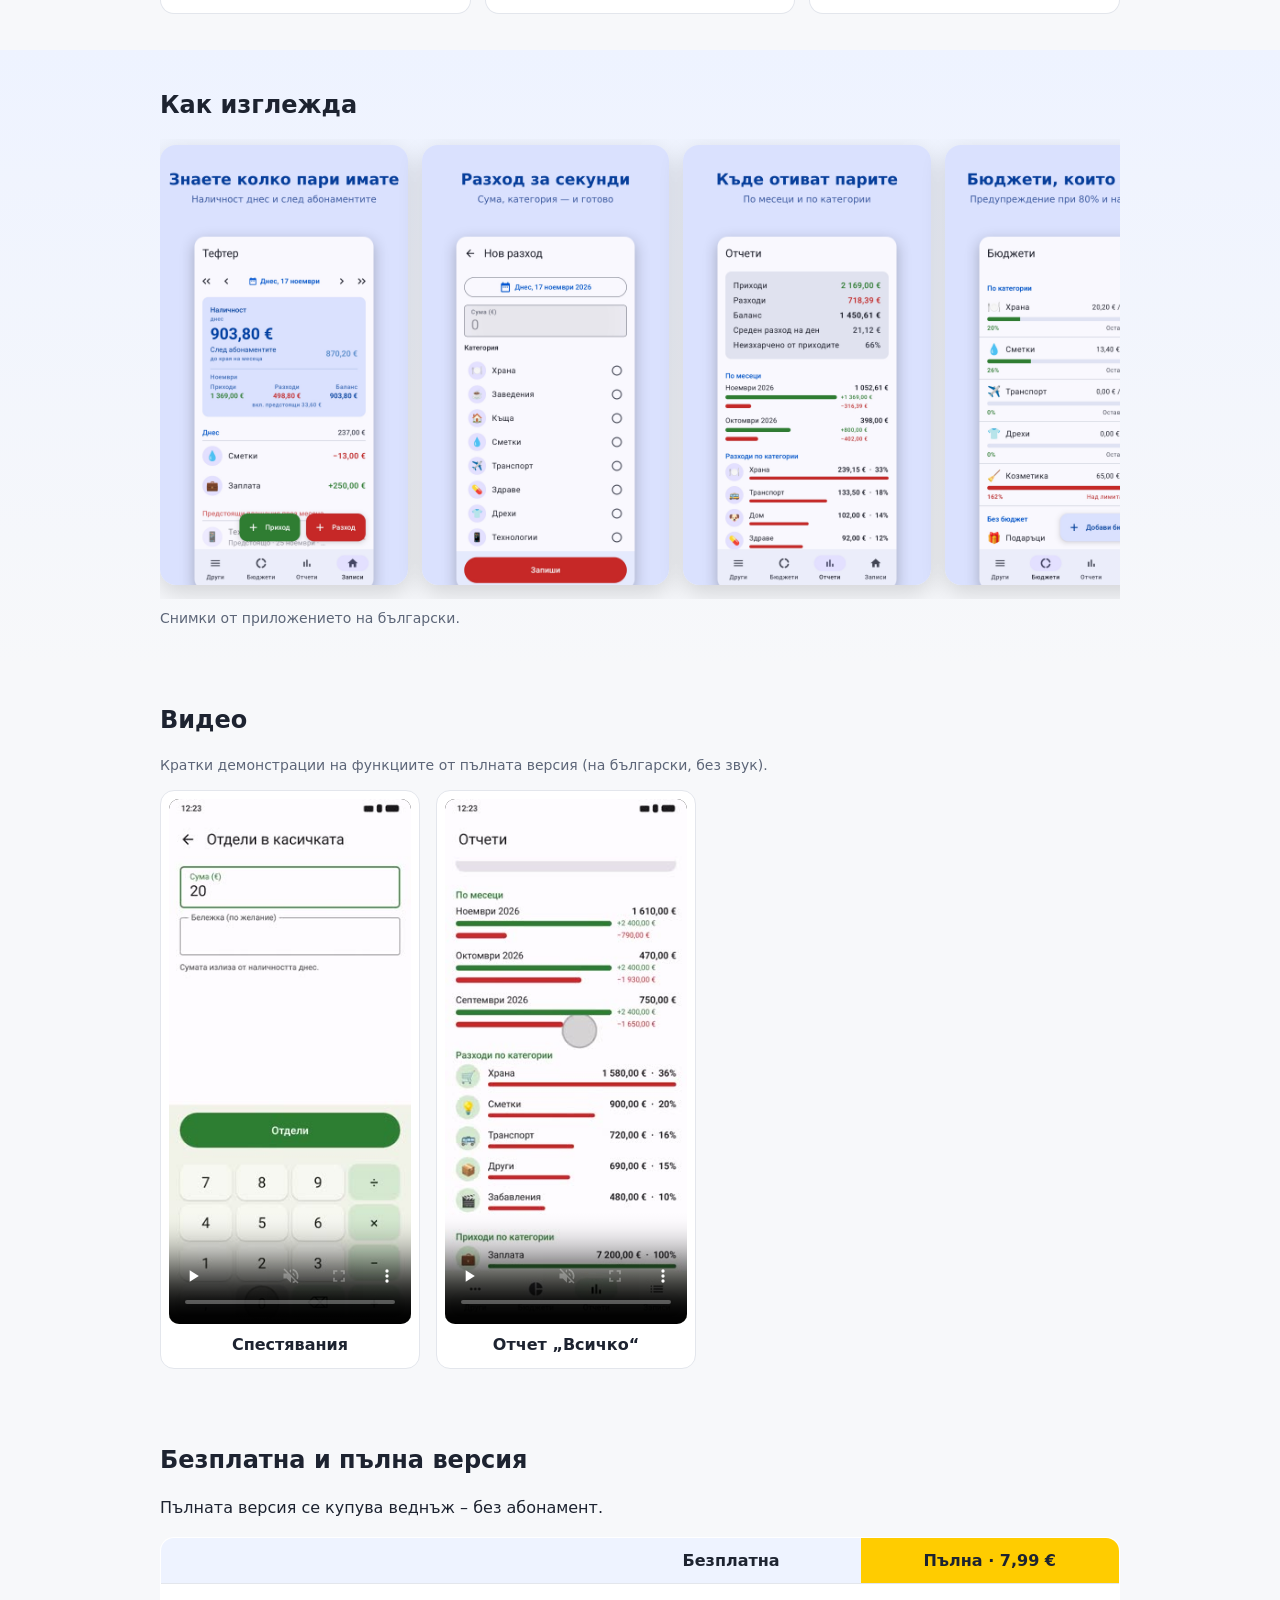
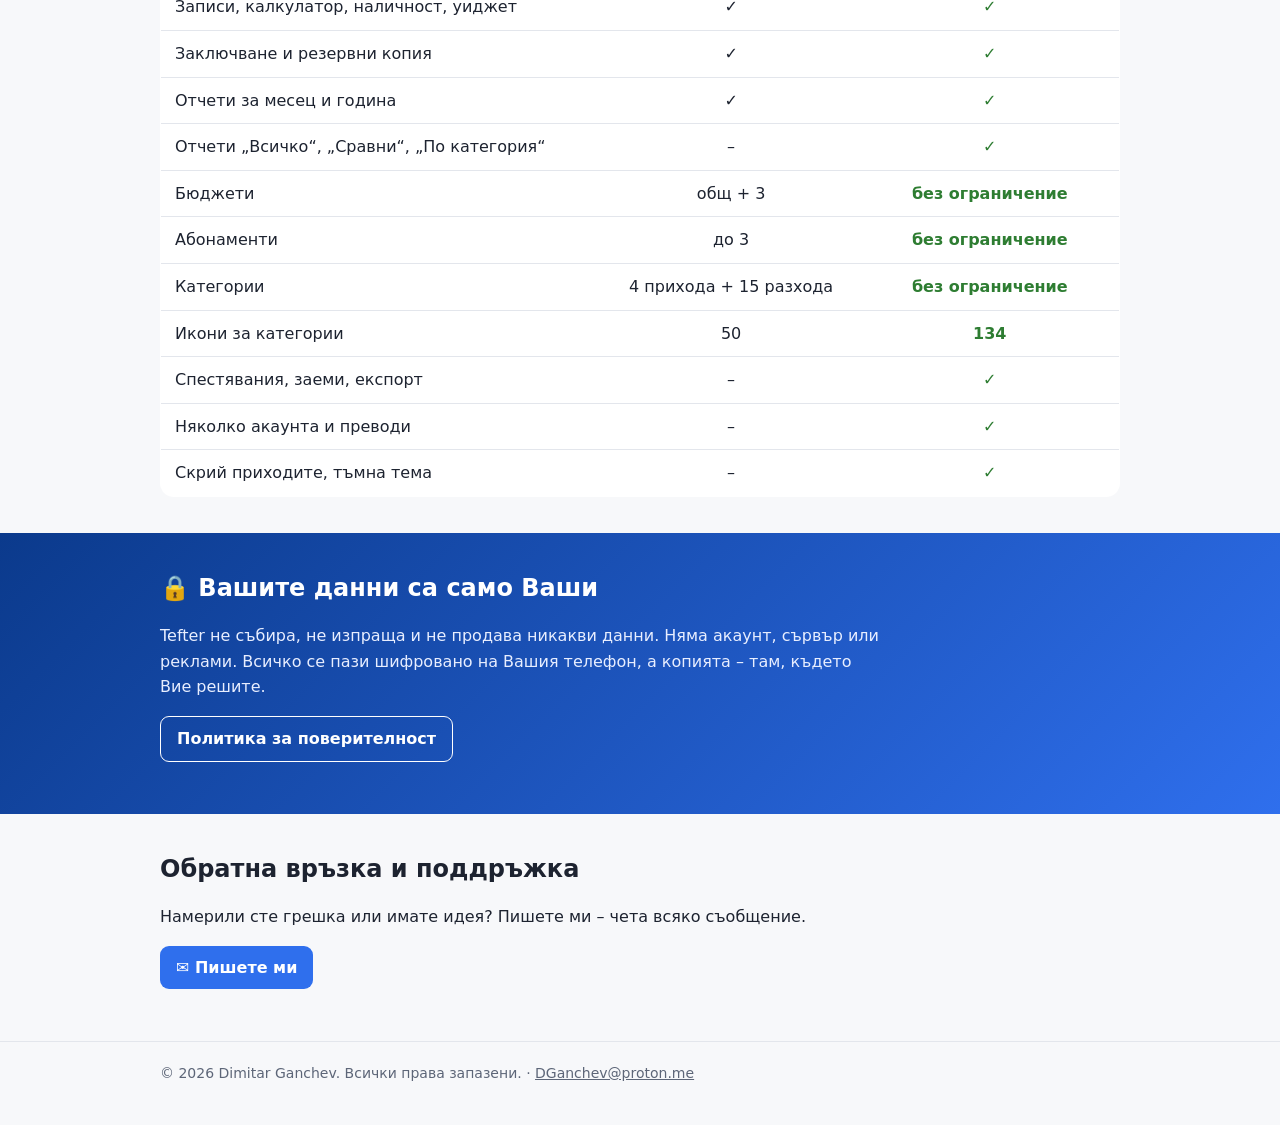
<file: bg/tefter/index.html>
<!DOCTYPE html>
<html lang="bg">
<head>
<meta charset="utf-8">
<meta name="viewport" content="width=device-width,initial-scale=1">
<title>Tefter – лични финанси</title>
<meta name="description" content="Лесен начин да следите личните си пари. Записвате приходите и разходите си за секунди и винаги виждате къде са отишли парите.">
<link rel="icon" href="/tefter/media/icon.png">
<link rel="stylesheet" href="/style.css">
<link rel="stylesheet" href="/tefter/media/tefter.css">
</head>
<body class="tefter">
<header class="top"><div class="wrap">
<a class="brand" href="/bg/">Dimitar Ganchev</a>
<nav class="langs"><a class="" href="/tefter/" hreflang="en">English</a><a class="cur" href="/bg/tefter/" hreflang="bg">Български</a><a class="" href="/de/tefter/" hreflang="de">Deutsch</a></nav>
</div></header>
<main>
<section class="hero"><div class="wrap">
<p class="back"><a href="/bg/">← Всички приложения</a></p>
<div class="banner"><img src="/tefter/media/banner-bg.png" alt="Tefter"></div>
<div class="hero-row">
<img class="appicon" src="/tefter/media/icon.png" alt="">
<div><h1>Tefter – лични финанси</h1><p class="lead">Лесен начин да следите личните си пари. Записвате приходите и разходите си за секунди и винаги виждате къде са отишли парите.</p></div>
</div>
<div class="chips"><span>📴 Работи без интернет</span><span>🚫 Без реклами</span><span>🔒 Шифровани данни</span><span>👤 Без регистрация</span><span>🌍 Български · English · Deutsch</span></div>
<p class="cta"><span class="soon">▶ Скоро в Google Play</span> <a class="btn ghost" href="/bg/tefter/privacy.html">Политика за поверителност</a></p>
</div></section>

<section><div class="wrap">
<h2>Какво може</h2>
<div class="feats"><div class="f" style="--c:#2f6fed"><div class="e">🧮</div><h3>Записи за секунди</h3><p>Сума, категория – и готово. Вграден калкулатор (+ − × ÷), курсор между цифрите, записи и за минали дни.</p></div><div class="f" style="--c:#2e7d32"><div class="e">💶</div><h3>Наличност винаги пред очите Ви</h3><p>Колко пари имате днес и колко ще остане след абонаментите до края на месеца.</p></div><div class="f" style="--c:#c62828"><div class="e">📊</div><h3>Отчети</h3><p>Приходи, разходи и баланс по месеци и години, разходи по категории с проценти, среден разход на ден.</p></div><div class="f" style="--c:#f2a900"><div class="e">🎯</div><h3>Бюджети</h3><p>Общ бюджет и бюджети по категории. Предупреждение при 80 % и над лимита, остатъкът може да се пренася.</p></div><div class="f" style="--c:#7b4bd6"><div class="e">🔁</div><h3>Абонаменти и заеми</h3><p>Плащанията се записват сами на датата им. Виждате предстоящите плащания и колко остава по заемите.</p></div><div class="f" style="--c:#00897b"><div class="e">💰</div><h3>Спестявания</h3><p>Касички с цел и срок. Парите в тях не се броят за разход, но не се смесват с наличността.</p></div><div class="f" style="--c:#2f6fed"><div class="e">👥</div><h3>Няколко акаунта</h3><p>Например лични и семейни пари поотделно, с преводи между тях.</p></div><div class="f" style="--c:#2e7d32"><div class="e">📤</div><h3>Експорт</h3><p>Таблици в Excel, CSV и PDF – за месец, година или за цялото време.</p></div><div class="f" style="--c:#c62828"><div class="e">🔐</div><h3>Сигурност</h3><p>Заключване с пръстов отпечатък, лице или 6-цифрен код. Данните на телефона са шифровани.</p></div><div class="f" style="--c:#f2a900"><div class="e">🗂️</div><h3>Резервни копия</h3><p>Всяка нощ копие в папка Documents/Tefter, защитено с парола. Може да го запазите и в Google Drive.</p></div><div class="f" style="--c:#7b4bd6"><div class="e">⚡</div><h3>Уиджет</h3><p>Бърз разход от началния екран, без да отваряте приложението.</p></div><div class="f" style="--c:#00897b"><div class="e">🌓</div><h3>Светла и тъмна тема</h3><p>Приложението взима цветовете на телефона Ви (Android 12+).</p></div></div>
</div></section>

<section class="band"><div class="wrap">
<h2>Как изглежда</h2>
<div class="shots"><img src="/tefter/media/shot-1.png" alt="" loading="lazy"><img src="/tefter/media/shot-2.png" alt="" loading="lazy"><img src="/tefter/media/shot-3.png" alt="" loading="lazy"><img src="/tefter/media/shot-4.png" alt="" loading="lazy"><img src="/tefter/media/shot-5.png" alt="" loading="lazy"><img src="/tefter/media/shot-6.png" alt="" loading="lazy"></div>
<p class="note">Снимки от приложението на български.</p>
</div></section>

<section><div class="wrap">
<h2>Видео</h2>
<p class="note">Кратки демонстрации на функциите от пълната версия (на български, без звук).</p>
<div class="vids"><figure><video src="/tefter/media/clip-savings.mp4" poster="/tefter/media/clip-savings.jpg" controls muted playsinline preload="none"></video><figcaption>Спестявания</figcaption></figure><figure><video src="/tefter/media/clip-reports_all.mp4" poster="/tefter/media/clip-reports_all.jpg" controls muted playsinline preload="none"></video><figcaption>Отчет „Всичко“</figcaption></figure></div>
</div></section>

<section><div class="wrap">
<h2>Безплатна и пълна версия</h2>
<p>Пълната версия се купува веднъж – без абонамент.</p>
<table class="plans"><thead><tr><th></th><th>Безплатна</th><th class="full">Пълна · 7,99 €</th></tr></thead><tbody><tr><td>Записи, калкулатор, наличност, уиджет</td><td>✓</td><td>✓</td></tr><tr><td>Заключване и резервни копия</td><td>✓</td><td>✓</td></tr><tr><td>Отчети за месец и година</td><td>✓</td><td>✓</td></tr><tr><td>Отчети „Всичко“, „Сравни“, „По категория“</td><td>–</td><td>✓</td></tr><tr><td>Бюджети</td><td>общ + 3</td><td>без ограничение</td></tr><tr><td>Абонаменти</td><td>до 3</td><td>без ограничение</td></tr><tr><td>Категории</td><td>4 прихода + 15 разхода</td><td>без ограничение</td></tr><tr><td>Икони за категории</td><td>50</td><td>134</td></tr><tr><td>Спестявания, заеми, експорт</td><td>–</td><td>✓</td></tr><tr><td>Няколко акаунта и преводи</td><td>–</td><td>✓</td></tr><tr><td>Скрий приходите, тъмна тема</td><td>–</td><td>✓</td></tr></tbody></table>
</div></section>

<section class="privacy"><div class="wrap">
<h2>🔒 Вашите данни са само Ваши</h2>
<p>Tefter не събира, не изпраща и не продава никакви данни. Няма акаунт, сървър или реклами. Всичко се пази шифровано на Вашия телефон, а копията – там, където Вие решите.</p>
<p><a class="btn ghost light" href="/bg/tefter/privacy.html">Политика за поверителност</a></p>
</div></section>

<section><div class="wrap">
<h2>Обратна връзка и поддръжка</h2>
<p>Намерили сте грешка или имате идея? Пишете ми – чета всяко съобщение.</p>
<p><a class="btn" href="mailto:DGanchev@proton.me?subject=Tefter%20feedback">✉ Пишете ми</a></p>
</div></section>
</main>
<footer><div class="wrap">© 2026 Dimitar Ganchev. Всички права запазени. · <a href="mailto:DGanchev@proton.me">DGanchev@proton.me</a></div></footer>
</body>
</html>
</file>
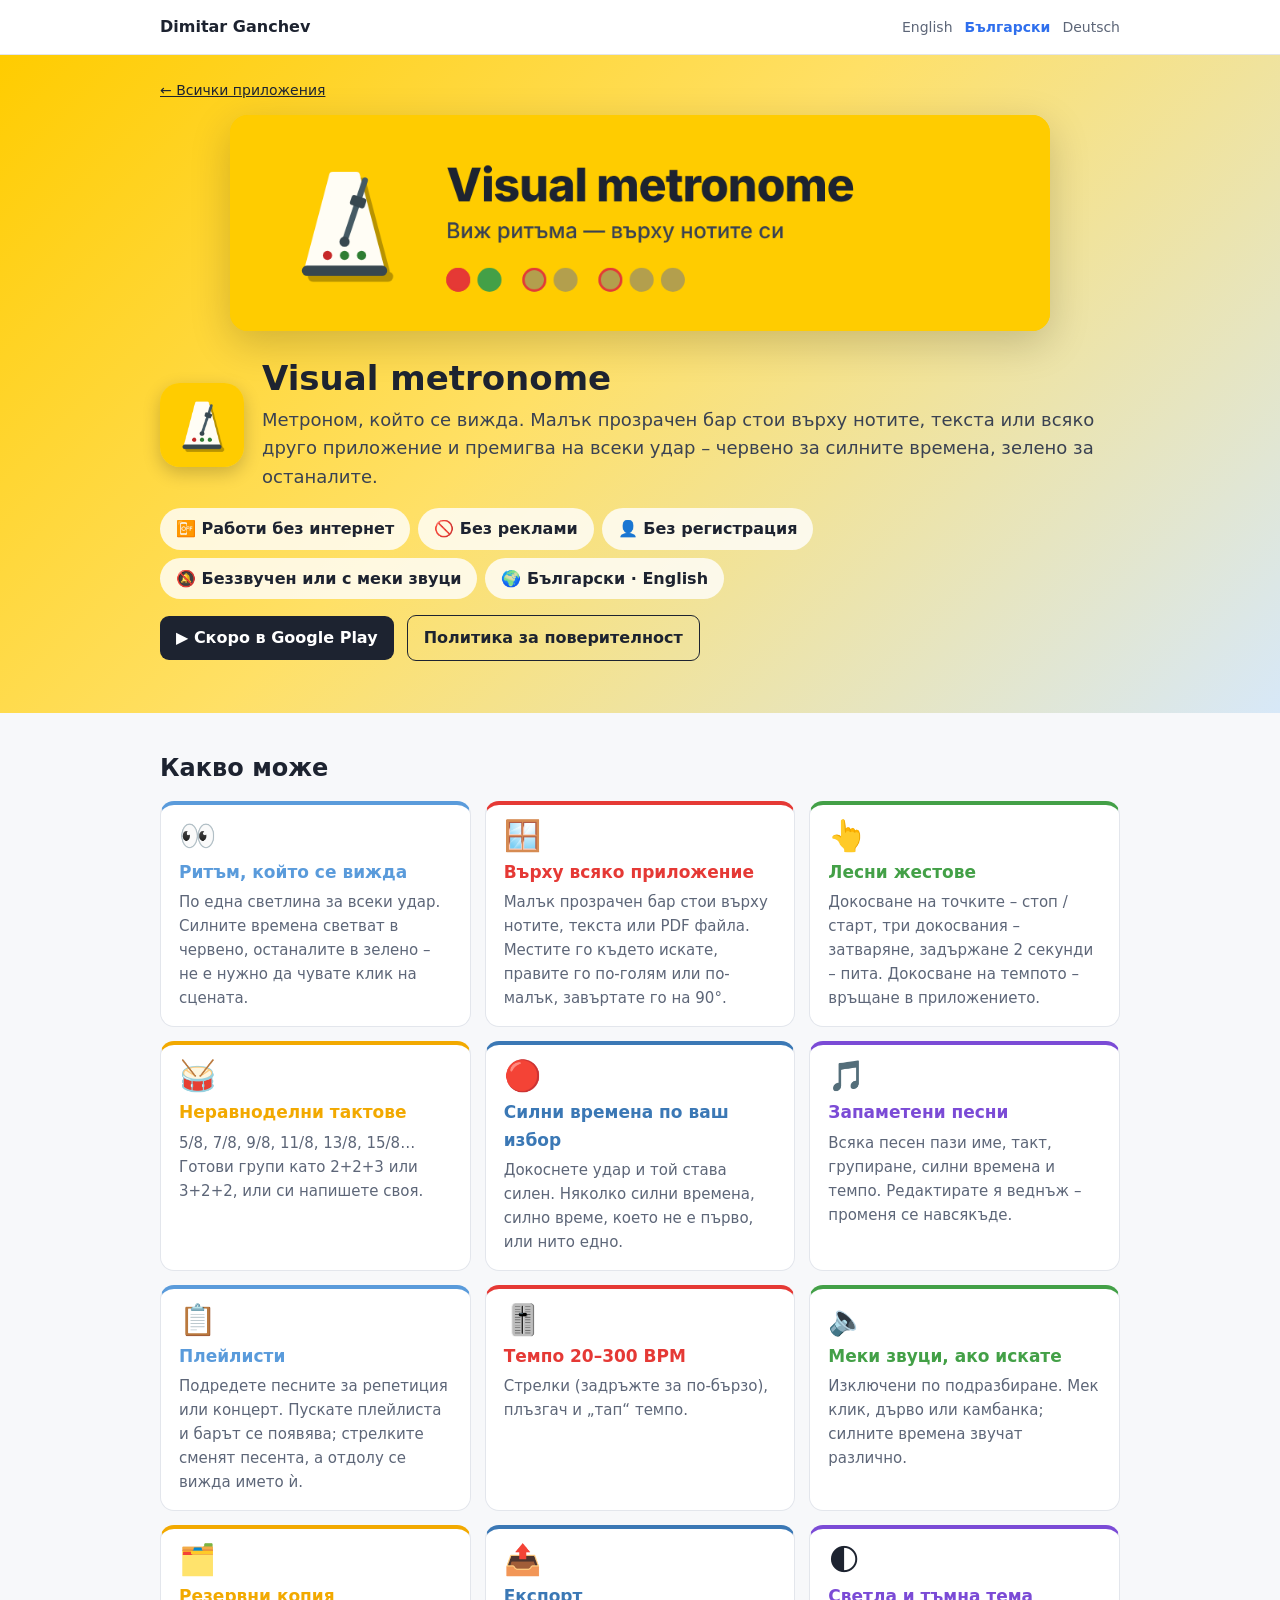
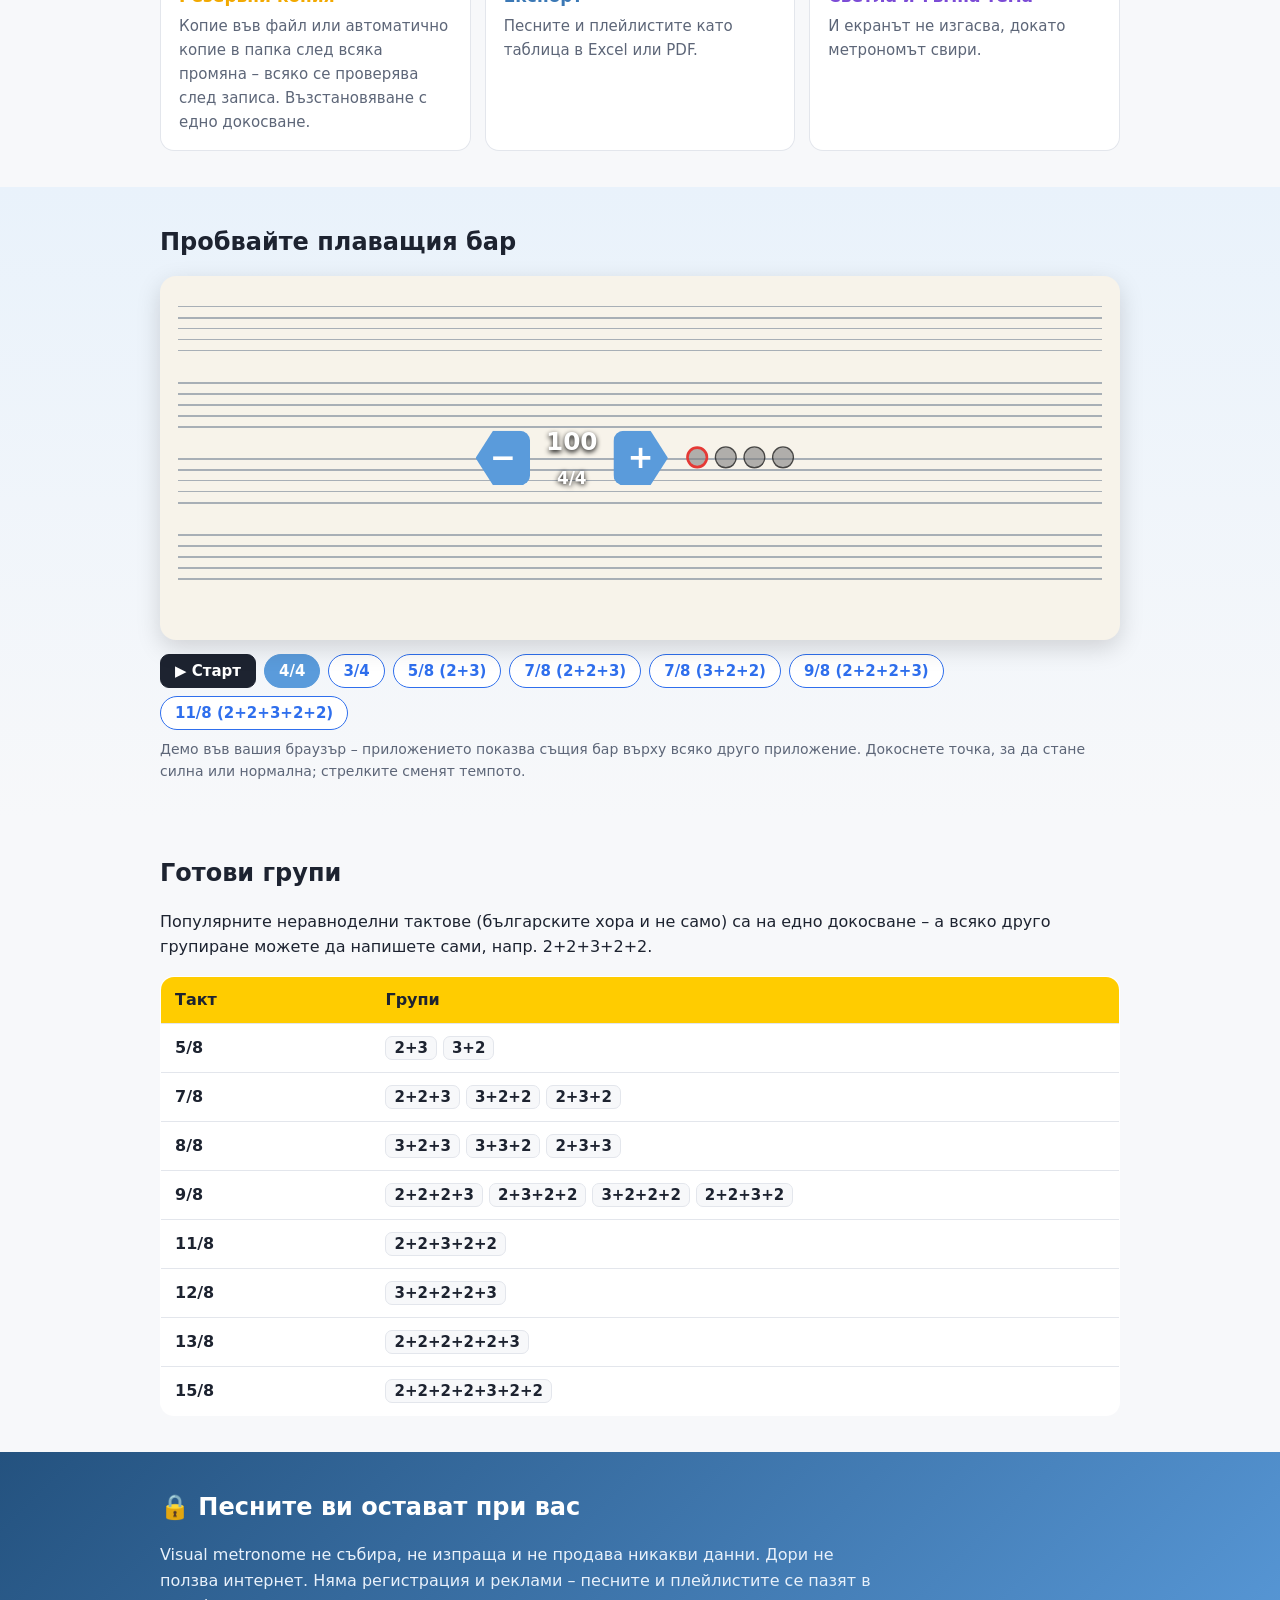
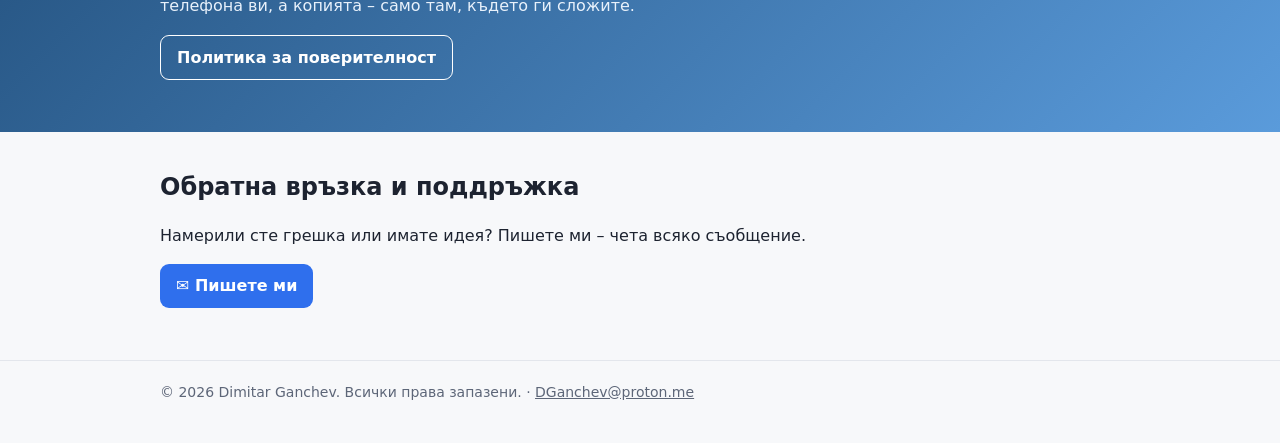
<file: bg/visual-metronome/index.html>
<!DOCTYPE html>
<html lang="bg">
<head>
<meta charset="utf-8">
<meta name="viewport" content="width=device-width,initial-scale=1">
<title>Visual metronome – виж ритъма</title>
<meta name="description" content="Метроном, който се вижда. Малък прозрачен бар стои върху нотите, текста или всяко друго приложение и премигва на всеки удар – червено за силните времена, зелено за останалите.">
<link rel="icon" href="/visual-metronome/media/icon.png">
<link rel="stylesheet" href="/style.css">
<link rel="stylesheet" href="/visual-metronome/media/vm.css">
</head>
<body class="vm">
<header class="top"><div class="wrap">
<a class="brand" href="/bg/">Dimitar Ganchev</a>
<nav class="langs"><a class="" href="/visual-metronome/" hreflang="en">English</a><a class="cur" href="/bg/visual-metronome/" hreflang="bg">Български</a><a class="" href="/de/visual-metronome/" hreflang="de">Deutsch</a></nav>
</div></header>
<main>
<section class="hero"><div class="wrap">
<p class="back"><a href="/bg/">← Всички приложения</a></p>
<div class="banner"><img src="/visual-metronome/media/banner-bg.png" alt="Visual metronome"></div>
<div class="hero-row">
<img class="appicon" src="/visual-metronome/media/icon.png" alt="">
<div><h1>Visual metronome</h1><p class="lead">Метроном, който се вижда. Малък прозрачен бар стои върху нотите, текста или всяко друго приложение и премигва на всеки удар – червено за силните времена, зелено за останалите.</p></div>
</div>
<div class="chips"><span>📴 Работи без интернет</span><span>🚫 Без реклами</span><span>👤 Без регистрация</span><span>🔕 Беззвучен или с меки звуци</span><span>🌍 Български · English</span></div>
<p class="cta"><span class="soon">▶ Скоро в Google Play</span> <a class="btn ghost" href="/bg/visual-metronome/privacy.html">Политика за поверителност</a></p>
</div></section>

<section><div class="wrap">
<h2>Какво може</h2>
<div class="feats"><div class="f" style="--c:#5a9bdb"><div class="e">👀</div><h3>Ритъм, който се вижда</h3><p>По една светлина за всеки удар. Силните времена светват в червено, останалите в зелено – не е нужно да чувате клик на сцената.</p></div><div class="f" style="--c:#e53935"><div class="e">🪟</div><h3>Върху всяко приложение</h3><p>Малък прозрачен бар стои върху нотите, текста или PDF файла. Местите го където искате, правите го по-голям или по-малък, завъртате го на 90°.</p></div><div class="f" style="--c:#43a047"><div class="e">👆</div><h3>Лесни жестове</h3><p>Докосване на точките – стоп / старт, три докосвания – затваряне, задържане 2 секунди – пита. Докосване на темпото – връщане в приложението.</p></div><div class="f" style="--c:#f2a900"><div class="e">🥁</div><h3>Неравноделни тактове</h3><p>5/8, 7/8, 9/8, 11/8, 13/8, 15/8… Готови групи като 2+2+3 или 3+2+2, или си напишете своя.</p></div><div class="f" style="--c:#3b78b5"><div class="e">🔴</div><h3>Силни времена по ваш избор</h3><p>Докоснете удар и той става силен. Няколко силни времена, силно време, което не е първо, или нито едно.</p></div><div class="f" style="--c:#7b4bd6"><div class="e">🎵</div><h3>Запаметени песни</h3><p>Всяка песен пази име, такт, групиране, силни времена и темпо. Редактирате я веднъж – променя се навсякъде.</p></div><div class="f" style="--c:#5a9bdb"><div class="e">📋</div><h3>Плейлисти</h3><p>Подредете песните за репетиция или концерт. Пускате плейлиста и барът се появява; стрелките сменят песента, а отдолу се вижда името ѝ.</p></div><div class="f" style="--c:#e53935"><div class="e">🎚️</div><h3>Темпо 20–300 BPM</h3><p>Стрелки (задръжте за по-бързо), плъзгач и „тап“ темпо.</p></div><div class="f" style="--c:#43a047"><div class="e">🔈</div><h3>Меки звуци, ако искате</h3><p>Изключени по подразбиране. Мек клик, дърво или камбанка; силните времена звучат различно.</p></div><div class="f" style="--c:#f2a900"><div class="e">🗂️</div><h3>Резервни копия</h3><p>Копие във файл или автоматично копие в папка след всяка промяна – всяко се проверява след записа. Възстановяване с едно докосване.</p></div><div class="f" style="--c:#3b78b5"><div class="e">📤</div><h3>Експорт</h3><p>Песните и плейлистите като таблица в Excel или PDF.</p></div><div class="f" style="--c:#7b4bd6"><div class="e">🌓</div><h3>Светла и тъмна тема</h3><p>И екранът не изгасва, докато метрономът свири.</p></div></div>
</div></section>

<section class="band"><div class="wrap">
<h2>Пробвайте плаващия бар</h2>
<div class="demo"><div class="staff"></div><div class="staff"></div><div class="staff"></div><div class="staff"></div>
<div class="bar"><button class="arrow l" aria-label="−">−</button><div class="info"><b>100</b><small>4/4</small></div><button class="arrow r" aria-label="+">+</button><div class="dots"></div></div>
</div>
<div class="controls"><button class="go" data-start="▶ Старт" data-stop="■ Стоп">▶ Старт</button><button data-meter="4/4" data-groups="" class="sel">4/4</button><button data-meter="3/4" data-groups="">3/4</button><button data-meter="5/8" data-groups="2+3">5/8 (2+3)</button><button data-meter="7/8" data-groups="2+2+3">7/8 (2+2+3)</button><button data-meter="7/8" data-groups="3+2+2">7/8 (3+2+2)</button><button data-meter="9/8" data-groups="2+2+2+3">9/8 (2+2+2+3)</button><button data-meter="11/8" data-groups="2+2+3+2+2">11/8 (2+2+3+2+2)</button></div>
<p class="note">Демо във вашия браузър – приложението показва същия бар върху всяко друго приложение. Докоснете точка, за да стане силна или нормална; стрелките сменят темпото.</p>
</div></section>

<section><div class="wrap">
<h2>Готови групи</h2>
<p>Популярните неравноделни тактове (българските хора и не само) са на едно докосване – а всяко друго групиране можете да напишете сами, напр. 2+2+3+2+2.</p>
<table class="meters"><thead><tr><th>Такт</th><th>Групи</th></tr></thead><tbody><tr><td>5/8</td><td><code>2+3</code><code>3+2</code></td></tr><tr><td>7/8</td><td><code>2+2+3</code><code>3+2+2</code><code>2+3+2</code></td></tr><tr><td>8/8</td><td><code>3+2+3</code><code>3+3+2</code><code>2+3+3</code></td></tr><tr><td>9/8</td><td><code>2+2+2+3</code><code>2+3+2+2</code><code>3+2+2+2</code><code>2+2+3+2</code></td></tr><tr><td>11/8</td><td><code>2+2+3+2+2</code></td></tr><tr><td>12/8</td><td><code>3+2+2+2+3</code></td></tr><tr><td>13/8</td><td><code>2+2+2+2+2+3</code></td></tr><tr><td>15/8</td><td><code>2+2+2+2+3+2+2</code></td></tr></tbody></table>
</div></section>

<section class="privacy"><div class="wrap">
<h2>🔒 Песните ви остават при вас</h2>
<p>Visual metronome не събира, не изпраща и не продава никакви данни. Дори не ползва интернет. Няма регистрация и реклами – песните и плейлистите се пазят в телефона ви, а копията – само там, където ги сложите.</p>
<p><a class="btn ghost light" href="/bg/visual-metronome/privacy.html">Политика за поверителност</a></p>
</div></section>

<section><div class="wrap">
<h2>Обратна връзка и поддръжка</h2>
<p>Намерили сте грешка или имате идея? Пишете ми – чета всяко съобщение.</p>
<p><a class="btn" href="mailto:DGanchev@proton.me?subject=Visual%20metronome%20feedback">✉ Пишете ми</a></p>
</div></section>
</main>
<footer><div class="wrap">© 2026 Dimitar Ganchev. Всички права запазени. · <a href="mailto:DGanchev@proton.me">DGanchev@proton.me</a></div></footer>
<script src="/visual-metronome/media/demo.js"></script>
</body>
</html>
</file>
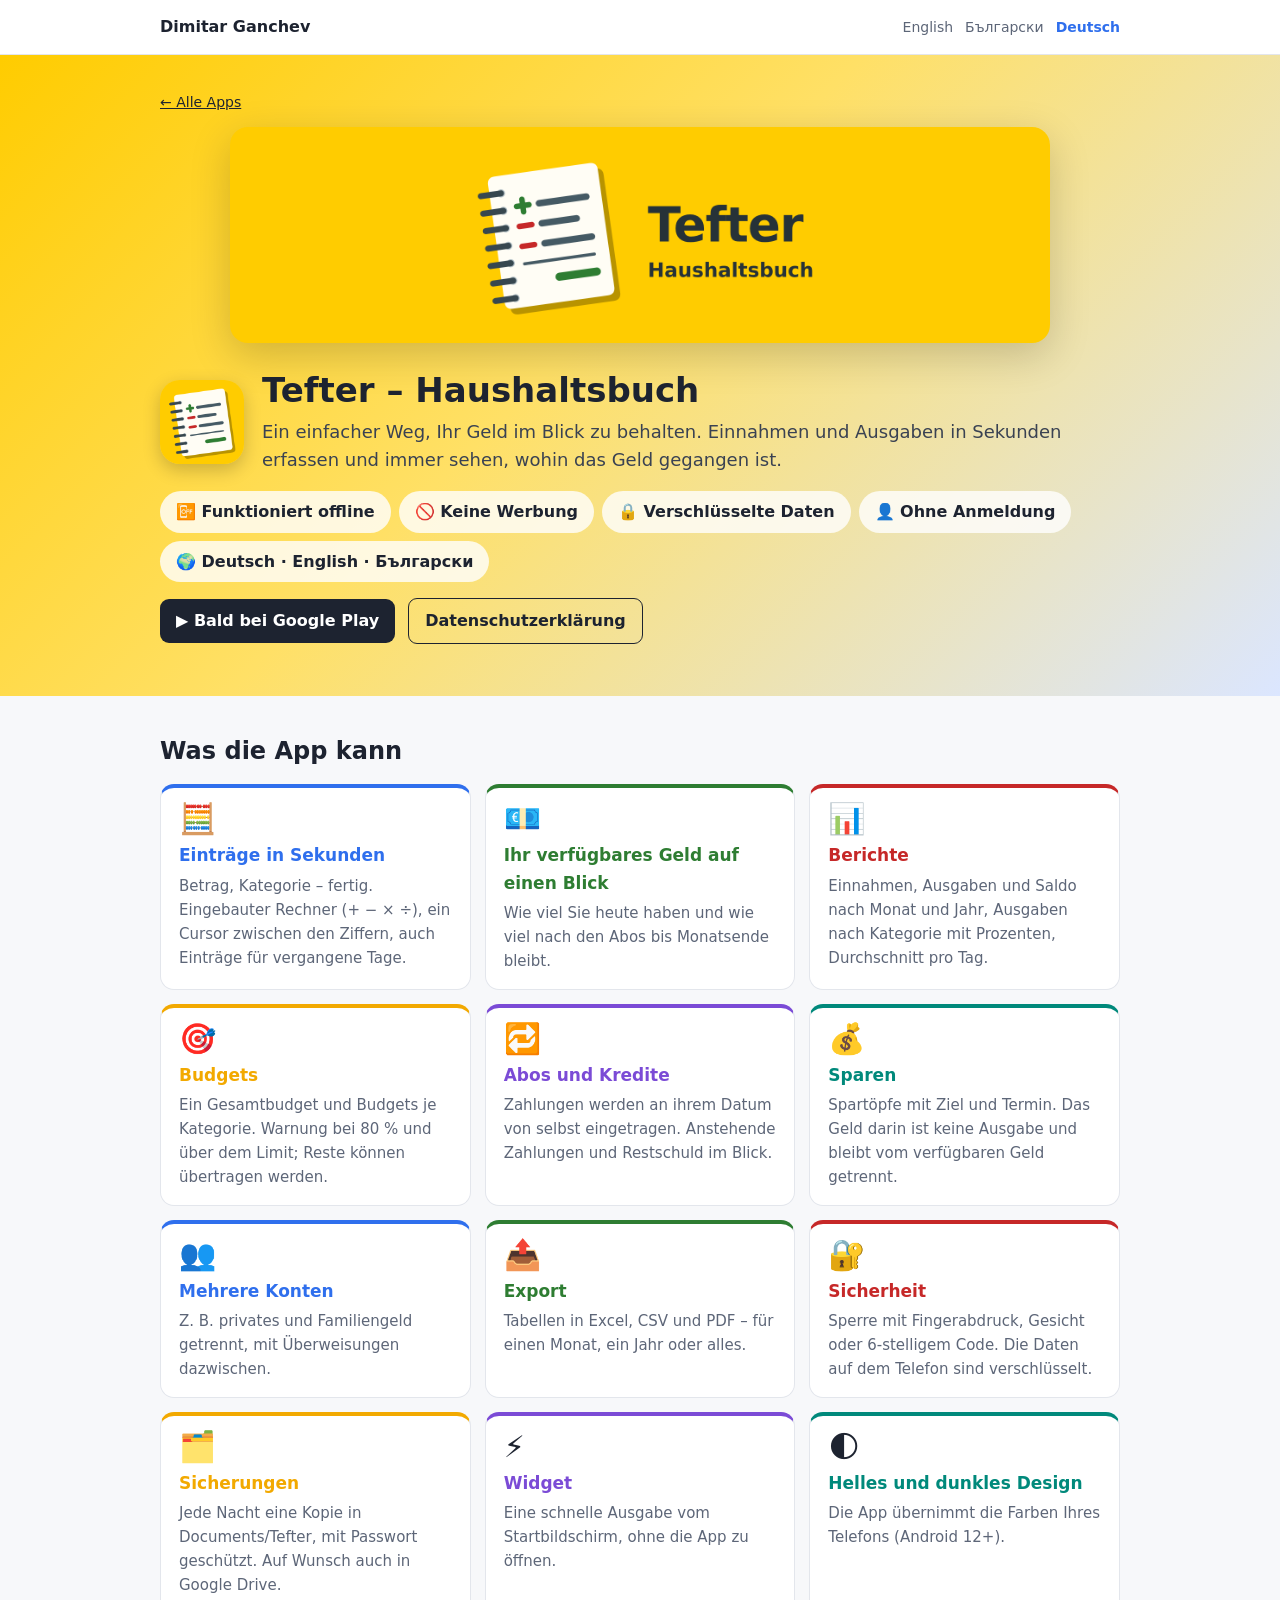
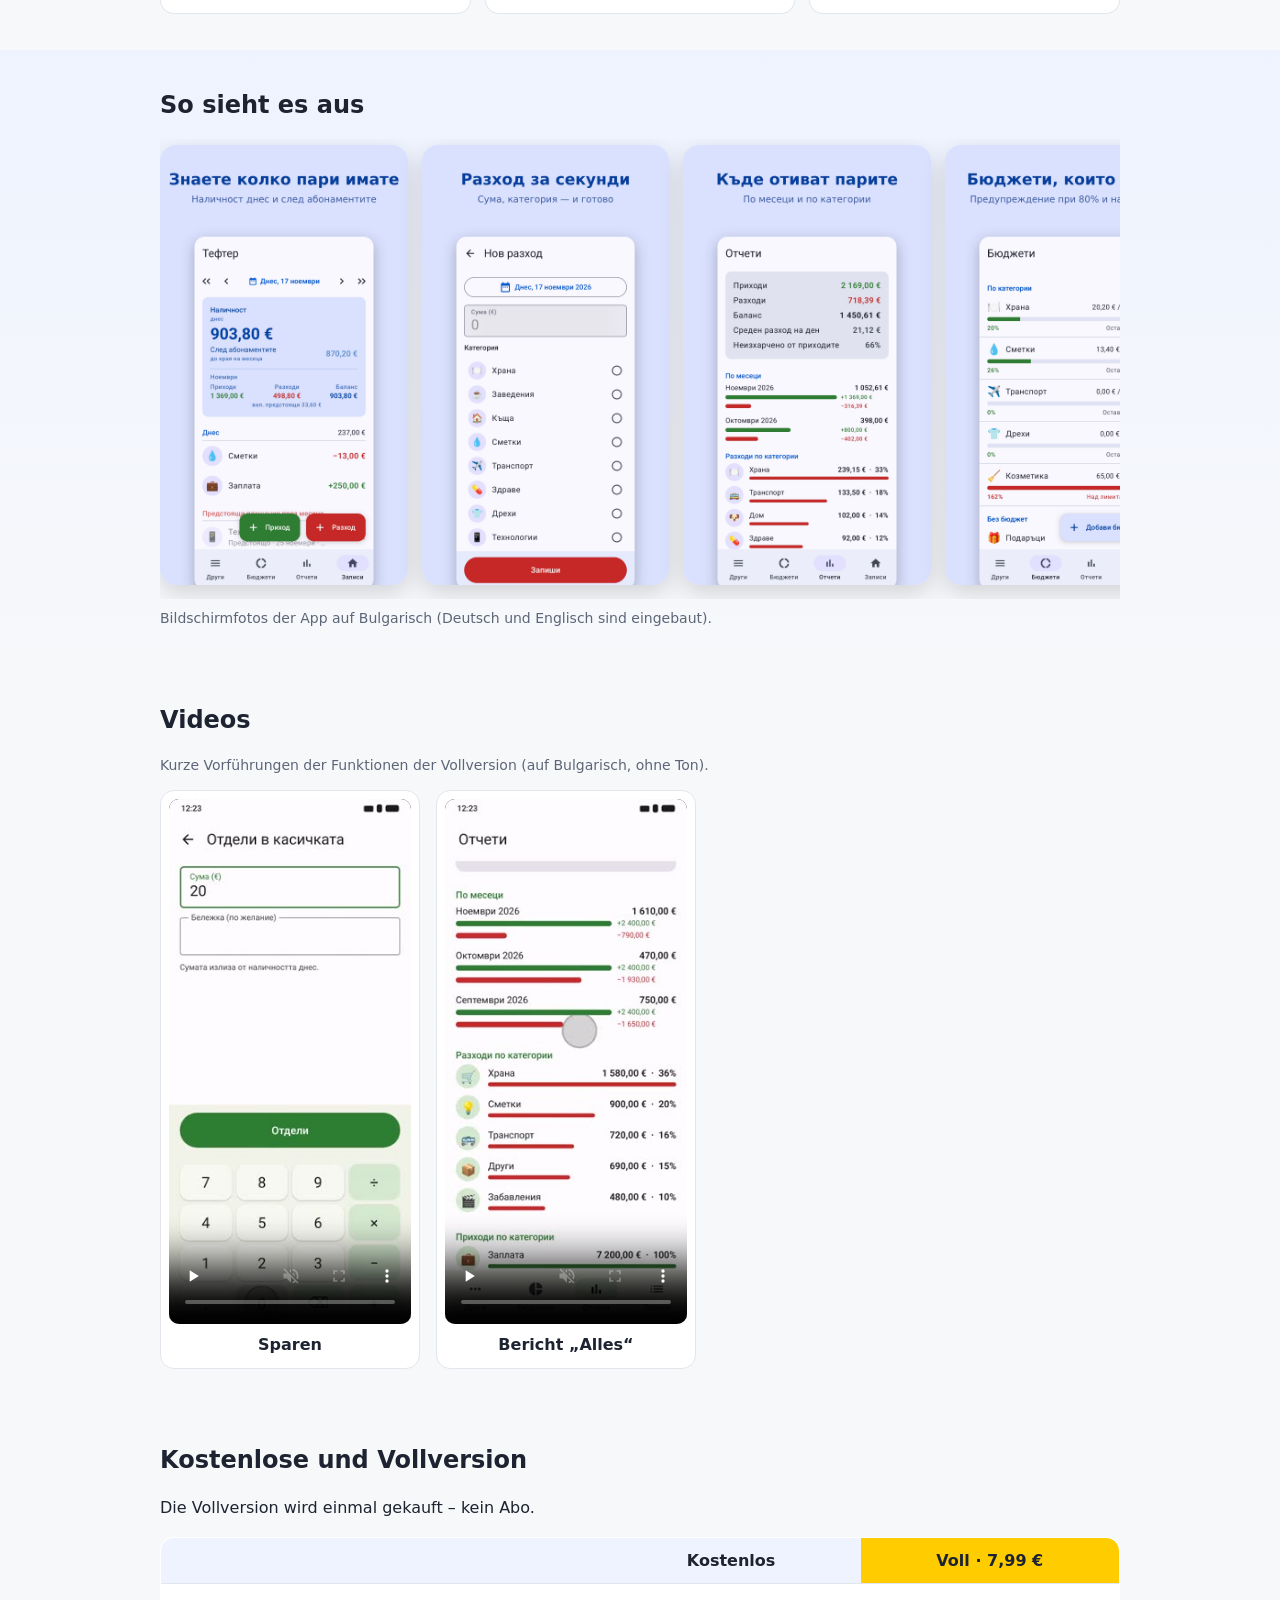
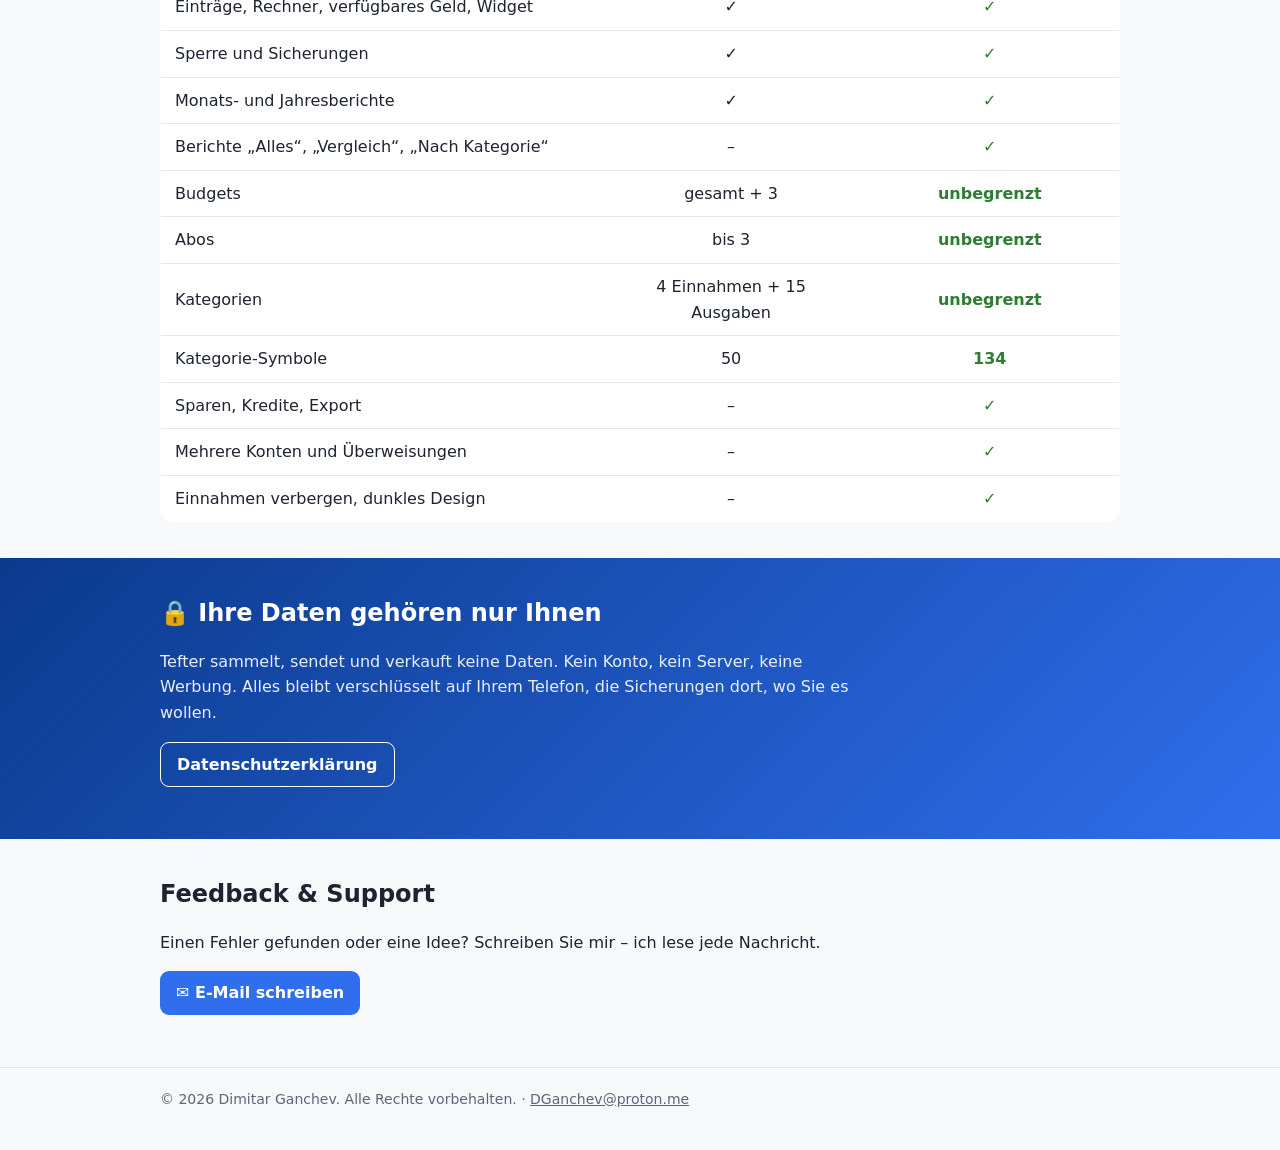
<file: de/tefter/index.html>
<!DOCTYPE html>
<html lang="de">
<head>
<meta charset="utf-8">
<meta name="viewport" content="width=device-width,initial-scale=1">
<title>Tefter – Haushaltsbuch</title>
<meta name="description" content="Ein einfacher Weg, Ihr Geld im Blick zu behalten. Einnahmen und Ausgaben in Sekunden erfassen und immer sehen, wohin das Geld gegangen ist.">
<link rel="icon" href="/tefter/media/icon.png">
<link rel="stylesheet" href="/style.css">
<link rel="stylesheet" href="/tefter/media/tefter.css">
</head>
<body class="tefter">
<header class="top"><div class="wrap">
<a class="brand" href="/de/">Dimitar Ganchev</a>
<nav class="langs"><a class="" href="/tefter/" hreflang="en">English</a><a class="" href="/bg/tefter/" hreflang="bg">Български</a><a class="cur" href="/de/tefter/" hreflang="de">Deutsch</a></nav>
</div></header>
<main>
<section class="hero"><div class="wrap">
<p class="back"><a href="/de/">← Alle Apps</a></p>
<div class="banner"><img src="/tefter/media/banner-de-DE.png" alt="Tefter"></div>
<div class="hero-row">
<img class="appicon" src="/tefter/media/icon.png" alt="">
<div><h1>Tefter – Haushaltsbuch</h1><p class="lead">Ein einfacher Weg, Ihr Geld im Blick zu behalten. Einnahmen und Ausgaben in Sekunden erfassen und immer sehen, wohin das Geld gegangen ist.</p></div>
</div>
<div class="chips"><span>📴 Funktioniert offline</span><span>🚫 Keine Werbung</span><span>🔒 Verschlüsselte Daten</span><span>👤 Ohne Anmeldung</span><span>🌍 Deutsch · English · Български</span></div>
<p class="cta"><span class="soon">▶ Bald bei Google Play</span> <a class="btn ghost" href="/de/tefter/privacy.html">Datenschutzerklärung</a></p>
</div></section>

<section><div class="wrap">
<h2>Was die App kann</h2>
<div class="feats"><div class="f" style="--c:#2f6fed"><div class="e">🧮</div><h3>Einträge in Sekunden</h3><p>Betrag, Kategorie – fertig. Eingebauter Rechner (+ − × ÷), ein Cursor zwischen den Ziffern, auch Einträge für vergangene Tage.</p></div><div class="f" style="--c:#2e7d32"><div class="e">💶</div><h3>Ihr verfügbares Geld auf einen Blick</h3><p>Wie viel Sie heute haben und wie viel nach den Abos bis Monatsende bleibt.</p></div><div class="f" style="--c:#c62828"><div class="e">📊</div><h3>Berichte</h3><p>Einnahmen, Ausgaben und Saldo nach Monat und Jahr, Ausgaben nach Kategorie mit Prozenten, Durchschnitt pro Tag.</p></div><div class="f" style="--c:#f2a900"><div class="e">🎯</div><h3>Budgets</h3><p>Ein Gesamtbudget und Budgets je Kategorie. Warnung bei 80 % und über dem Limit; Reste können übertragen werden.</p></div><div class="f" style="--c:#7b4bd6"><div class="e">🔁</div><h3>Abos und Kredite</h3><p>Zahlungen werden an ihrem Datum von selbst eingetragen. Anstehende Zahlungen und Restschuld im Blick.</p></div><div class="f" style="--c:#00897b"><div class="e">💰</div><h3>Sparen</h3><p>Spartöpfe mit Ziel und Termin. Das Geld darin ist keine Ausgabe und bleibt vom verfügbaren Geld getrennt.</p></div><div class="f" style="--c:#2f6fed"><div class="e">👥</div><h3>Mehrere Konten</h3><p>Z. B. privates und Familiengeld getrennt, mit Überweisungen dazwischen.</p></div><div class="f" style="--c:#2e7d32"><div class="e">📤</div><h3>Export</h3><p>Tabellen in Excel, CSV und PDF – für einen Monat, ein Jahr oder alles.</p></div><div class="f" style="--c:#c62828"><div class="e">🔐</div><h3>Sicherheit</h3><p>Sperre mit Fingerabdruck, Gesicht oder 6-stelligem Code. Die Daten auf dem Telefon sind verschlüsselt.</p></div><div class="f" style="--c:#f2a900"><div class="e">🗂️</div><h3>Sicherungen</h3><p>Jede Nacht eine Kopie in Documents/Tefter, mit Passwort geschützt. Auf Wunsch auch in Google Drive.</p></div><div class="f" style="--c:#7b4bd6"><div class="e">⚡</div><h3>Widget</h3><p>Eine schnelle Ausgabe vom Startbildschirm, ohne die App zu öffnen.</p></div><div class="f" style="--c:#00897b"><div class="e">🌓</div><h3>Helles und dunkles Design</h3><p>Die App übernimmt die Farben Ihres Telefons (Android 12+).</p></div></div>
</div></section>

<section class="band"><div class="wrap">
<h2>So sieht es aus</h2>
<div class="shots"><img src="/tefter/media/shot-1.png" alt="" loading="lazy"><img src="/tefter/media/shot-2.png" alt="" loading="lazy"><img src="/tefter/media/shot-3.png" alt="" loading="lazy"><img src="/tefter/media/shot-4.png" alt="" loading="lazy"><img src="/tefter/media/shot-5.png" alt="" loading="lazy"><img src="/tefter/media/shot-6.png" alt="" loading="lazy"></div>
<p class="note">Bildschirmfotos der App auf Bulgarisch (Deutsch und Englisch sind eingebaut).</p>
</div></section>

<section><div class="wrap">
<h2>Videos</h2>
<p class="note">Kurze Vorführungen der Funktionen der Vollversion (auf Bulgarisch, ohne Ton).</p>
<div class="vids"><figure><video src="/tefter/media/clip-savings.mp4" poster="/tefter/media/clip-savings.jpg" controls muted playsinline preload="none"></video><figcaption>Sparen</figcaption></figure><figure><video src="/tefter/media/clip-reports_all.mp4" poster="/tefter/media/clip-reports_all.jpg" controls muted playsinline preload="none"></video><figcaption>Bericht „Alles“</figcaption></figure></div>
</div></section>

<section><div class="wrap">
<h2>Kostenlose und Vollversion</h2>
<p>Die Vollversion wird einmal gekauft – kein Abo.</p>
<table class="plans"><thead><tr><th></th><th>Kostenlos</th><th class="full">Voll · 7,99 €</th></tr></thead><tbody><tr><td>Einträge, Rechner, verfügbares Geld, Widget</td><td>✓</td><td>✓</td></tr><tr><td>Sperre und Sicherungen</td><td>✓</td><td>✓</td></tr><tr><td>Monats- und Jahresberichte</td><td>✓</td><td>✓</td></tr><tr><td>Berichte „Alles“, „Vergleich“, „Nach Kategorie“</td><td>–</td><td>✓</td></tr><tr><td>Budgets</td><td>gesamt + 3</td><td>unbegrenzt</td></tr><tr><td>Abos</td><td>bis 3</td><td>unbegrenzt</td></tr><tr><td>Kategorien</td><td>4 Einnahmen + 15 Ausgaben</td><td>unbegrenzt</td></tr><tr><td>Kategorie-Symbole</td><td>50</td><td>134</td></tr><tr><td>Sparen, Kredite, Export</td><td>–</td><td>✓</td></tr><tr><td>Mehrere Konten und Überweisungen</td><td>–</td><td>✓</td></tr><tr><td>Einnahmen verbergen, dunkles Design</td><td>–</td><td>✓</td></tr></tbody></table>
</div></section>

<section class="privacy"><div class="wrap">
<h2>🔒 Ihre Daten gehören nur Ihnen</h2>
<p>Tefter sammelt, sendet und verkauft keine Daten. Kein Konto, kein Server, keine Werbung. Alles bleibt verschlüsselt auf Ihrem Telefon, die Sicherungen dort, wo Sie es wollen.</p>
<p><a class="btn ghost light" href="/de/tefter/privacy.html">Datenschutzerklärung</a></p>
</div></section>

<section><div class="wrap">
<h2>Feedback & Support</h2>
<p>Einen Fehler gefunden oder eine Idee? Schreiben Sie mir – ich lese jede Nachricht.</p>
<p><a class="btn" href="mailto:DGanchev@proton.me?subject=Tefter%20feedback">✉ E-Mail schreiben</a></p>
</div></section>
</main>
<footer><div class="wrap">© 2026 Dimitar Ganchev. Alle Rechte vorbehalten. · <a href="mailto:DGanchev@proton.me">DGanchev@proton.me</a></div></footer>
</body>
</html>
</file>
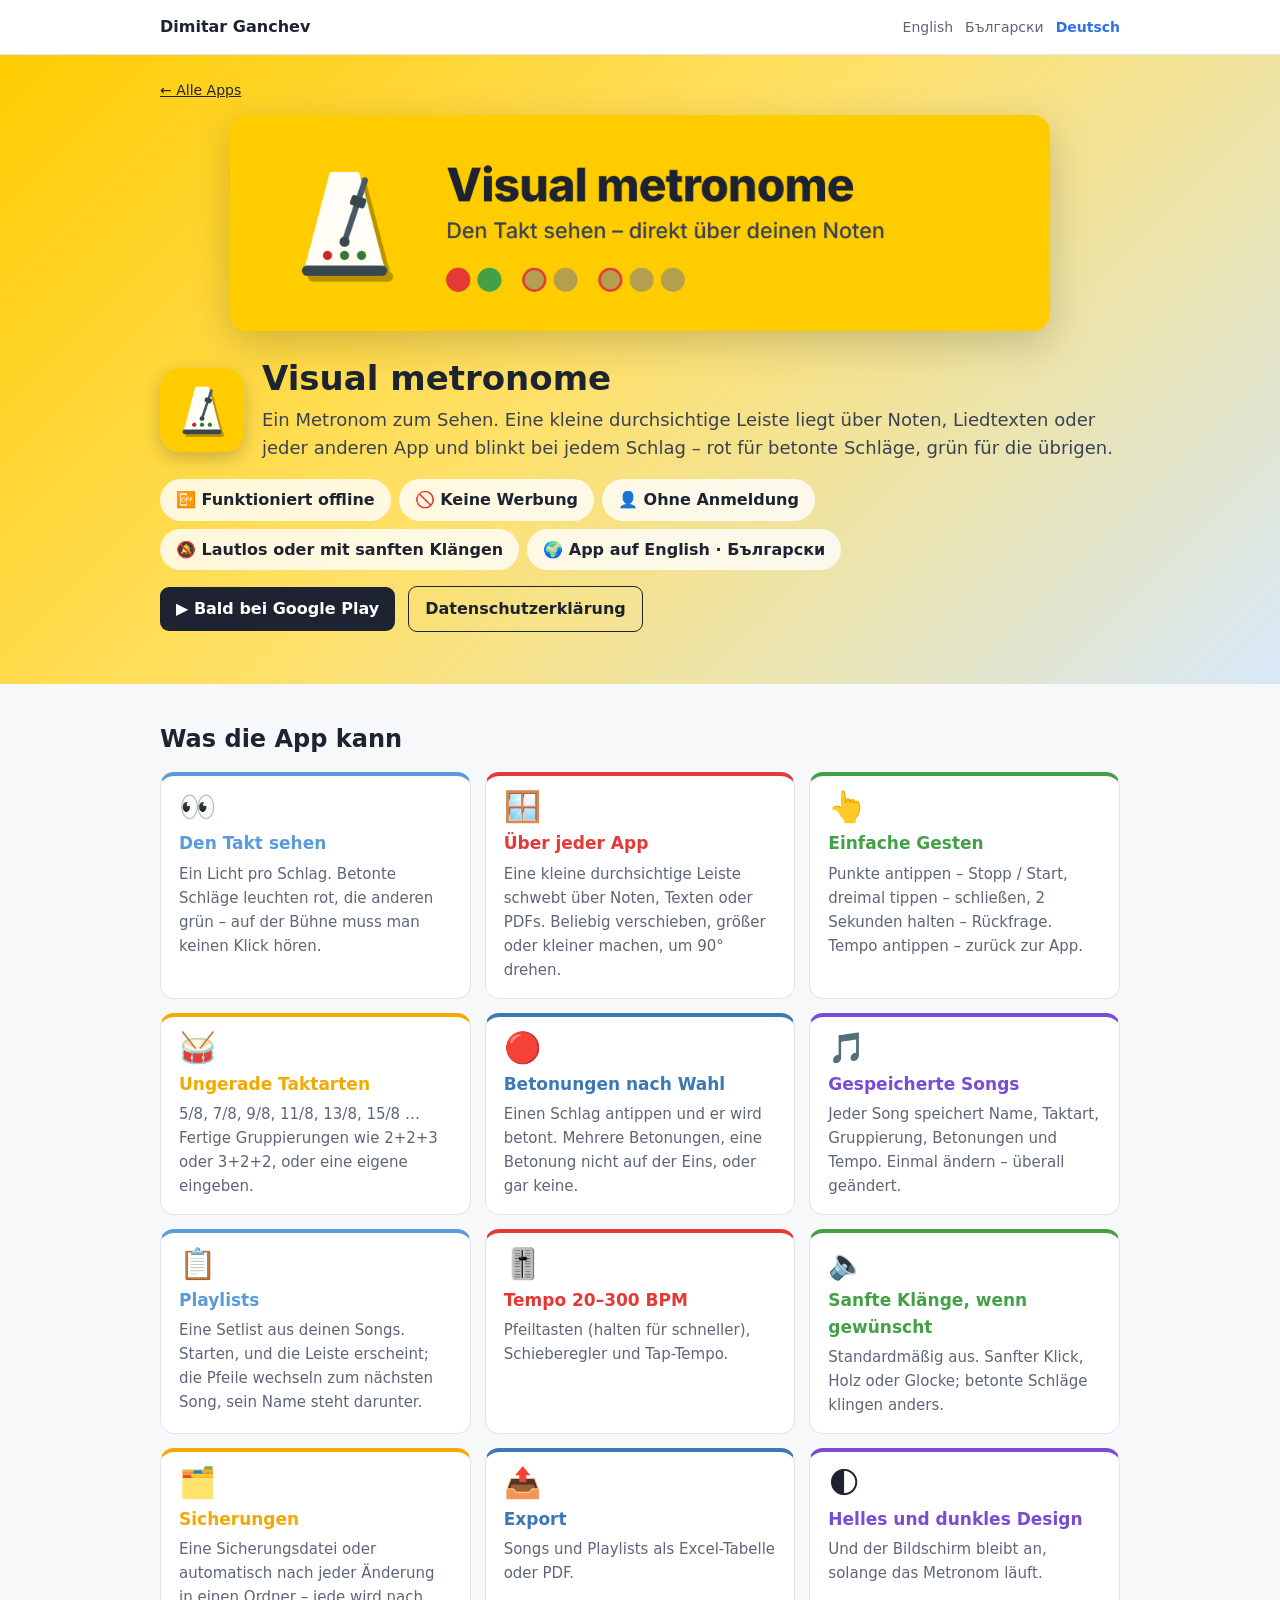
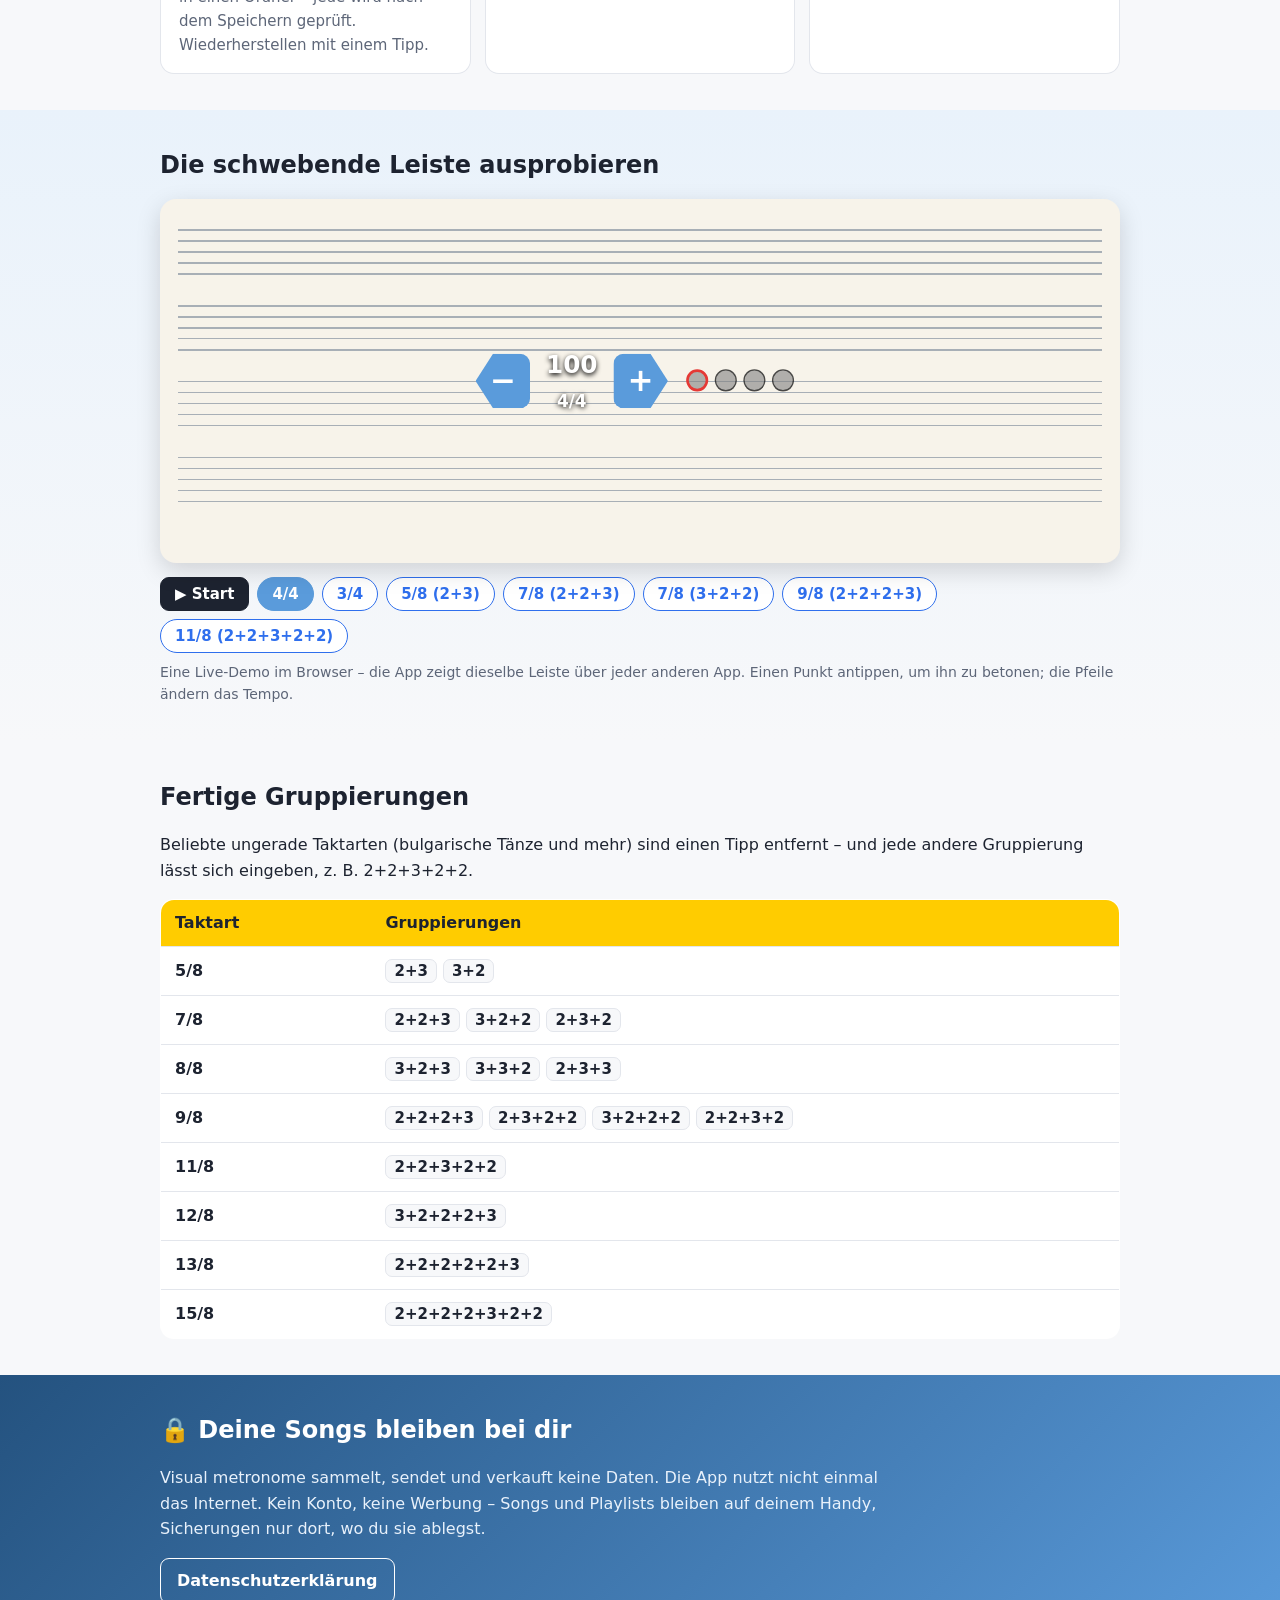
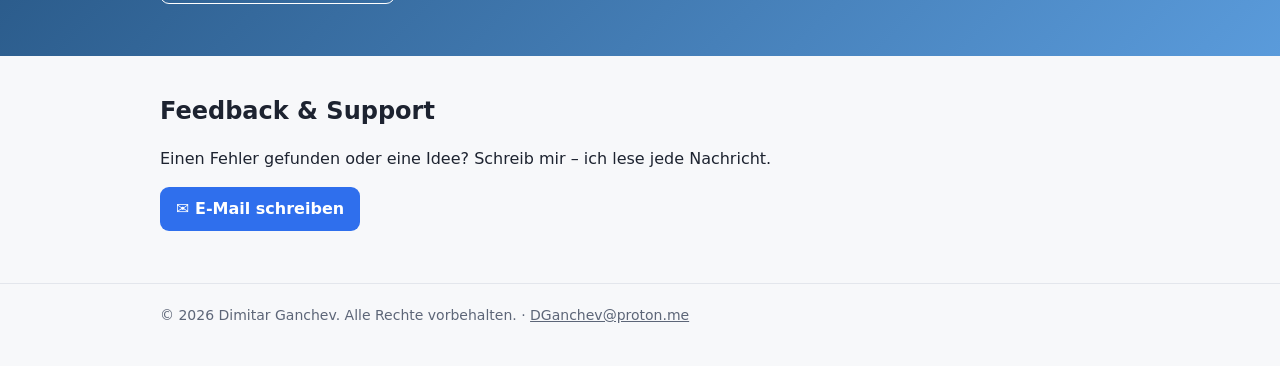
<file: de/visual-metronome/index.html>
<!DOCTYPE html>
<html lang="de">
<head>
<meta charset="utf-8">
<meta name="viewport" content="width=device-width,initial-scale=1">
<title>Visual metronome – den Takt sehen</title>
<meta name="description" content="Ein Metronom zum Sehen. Eine kleine durchsichtige Leiste liegt über Noten, Liedtexten oder jeder anderen App und blinkt bei jedem Schlag – rot für betonte Schläge, grün für die übrigen.">
<link rel="icon" href="/visual-metronome/media/icon.png">
<link rel="stylesheet" href="/style.css">
<link rel="stylesheet" href="/visual-metronome/media/vm.css">
</head>
<body class="vm">
<header class="top"><div class="wrap">
<a class="brand" href="/de/">Dimitar Ganchev</a>
<nav class="langs"><a class="" href="/visual-metronome/" hreflang="en">English</a><a class="" href="/bg/visual-metronome/" hreflang="bg">Български</a><a class="cur" href="/de/visual-metronome/" hreflang="de">Deutsch</a></nav>
</div></header>
<main>
<section class="hero"><div class="wrap">
<p class="back"><a href="/de/">← Alle Apps</a></p>
<div class="banner"><img src="/visual-metronome/media/banner-de-DE.png" alt="Visual metronome"></div>
<div class="hero-row">
<img class="appicon" src="/visual-metronome/media/icon.png" alt="">
<div><h1>Visual metronome</h1><p class="lead">Ein Metronom zum Sehen. Eine kleine durchsichtige Leiste liegt über Noten, Liedtexten oder jeder anderen App und blinkt bei jedem Schlag – rot für betonte Schläge, grün für die übrigen.</p></div>
</div>
<div class="chips"><span>📴 Funktioniert offline</span><span>🚫 Keine Werbung</span><span>👤 Ohne Anmeldung</span><span>🔕 Lautlos oder mit sanften Klängen</span><span>🌍 App auf English · Български</span></div>
<p class="cta"><span class="soon">▶ Bald bei Google Play</span> <a class="btn ghost" href="/de/visual-metronome/privacy.html">Datenschutzerklärung</a></p>
</div></section>

<section><div class="wrap">
<h2>Was die App kann</h2>
<div class="feats"><div class="f" style="--c:#5a9bdb"><div class="e">👀</div><h3>Den Takt sehen</h3><p>Ein Licht pro Schlag. Betonte Schläge leuchten rot, die anderen grün – auf der Bühne muss man keinen Klick hören.</p></div><div class="f" style="--c:#e53935"><div class="e">🪟</div><h3>Über jeder App</h3><p>Eine kleine durchsichtige Leiste schwebt über Noten, Texten oder PDFs. Beliebig verschieben, größer oder kleiner machen, um 90° drehen.</p></div><div class="f" style="--c:#43a047"><div class="e">👆</div><h3>Einfache Gesten</h3><p>Punkte antippen – Stopp / Start, dreimal tippen – schließen, 2 Sekunden halten – Rückfrage. Tempo antippen – zurück zur App.</p></div><div class="f" style="--c:#f2a900"><div class="e">🥁</div><h3>Ungerade Taktarten</h3><p>5/8, 7/8, 9/8, 11/8, 13/8, 15/8 … Fertige Gruppierungen wie 2+2+3 oder 3+2+2, oder eine eigene eingeben.</p></div><div class="f" style="--c:#3b78b5"><div class="e">🔴</div><h3>Betonungen nach Wahl</h3><p>Einen Schlag antippen und er wird betont. Mehrere Betonungen, eine Betonung nicht auf der Eins, oder gar keine.</p></div><div class="f" style="--c:#7b4bd6"><div class="e">🎵</div><h3>Gespeicherte Songs</h3><p>Jeder Song speichert Name, Taktart, Gruppierung, Betonungen und Tempo. Einmal ändern – überall geändert.</p></div><div class="f" style="--c:#5a9bdb"><div class="e">📋</div><h3>Playlists</h3><p>Eine Setlist aus deinen Songs. Starten, und die Leiste erscheint; die Pfeile wechseln zum nächsten Song, sein Name steht darunter.</p></div><div class="f" style="--c:#e53935"><div class="e">🎚️</div><h3>Tempo 20–300 BPM</h3><p>Pfeiltasten (halten für schneller), Schieberegler und Tap-Tempo.</p></div><div class="f" style="--c:#43a047"><div class="e">🔈</div><h3>Sanfte Klänge, wenn gewünscht</h3><p>Standardmäßig aus. Sanfter Klick, Holz oder Glocke; betonte Schläge klingen anders.</p></div><div class="f" style="--c:#f2a900"><div class="e">🗂️</div><h3>Sicherungen</h3><p>Eine Sicherungsdatei oder automatisch nach jeder Änderung in einen Ordner – jede wird nach dem Speichern geprüft. Wiederherstellen mit einem Tipp.</p></div><div class="f" style="--c:#3b78b5"><div class="e">📤</div><h3>Export</h3><p>Songs und Playlists als Excel-Tabelle oder PDF.</p></div><div class="f" style="--c:#7b4bd6"><div class="e">🌓</div><h3>Helles und dunkles Design</h3><p>Und der Bildschirm bleibt an, solange das Metronom läuft.</p></div></div>
</div></section>

<section class="band"><div class="wrap">
<h2>Die schwebende Leiste ausprobieren</h2>
<div class="demo"><div class="staff"></div><div class="staff"></div><div class="staff"></div><div class="staff"></div>
<div class="bar"><button class="arrow l" aria-label="−">−</button><div class="info"><b>100</b><small>4/4</small></div><button class="arrow r" aria-label="+">+</button><div class="dots"></div></div>
</div>
<div class="controls"><button class="go" data-start="▶ Start" data-stop="■ Stopp">▶ Start</button><button data-meter="4/4" data-groups="" class="sel">4/4</button><button data-meter="3/4" data-groups="">3/4</button><button data-meter="5/8" data-groups="2+3">5/8 (2+3)</button><button data-meter="7/8" data-groups="2+2+3">7/8 (2+2+3)</button><button data-meter="7/8" data-groups="3+2+2">7/8 (3+2+2)</button><button data-meter="9/8" data-groups="2+2+2+3">9/8 (2+2+2+3)</button><button data-meter="11/8" data-groups="2+2+3+2+2">11/8 (2+2+3+2+2)</button></div>
<p class="note">Eine Live-Demo im Browser – die App zeigt dieselbe Leiste über jeder anderen App. Einen Punkt antippen, um ihn zu betonen; die Pfeile ändern das Tempo.</p>
</div></section>

<section><div class="wrap">
<h2>Fertige Gruppierungen</h2>
<p>Beliebte ungerade Taktarten (bulgarische Tänze und mehr) sind einen Tipp entfernt – und jede andere Gruppierung lässt sich eingeben, z. B. 2+2+3+2+2.</p>
<table class="meters"><thead><tr><th>Taktart</th><th>Gruppierungen</th></tr></thead><tbody><tr><td>5/8</td><td><code>2+3</code><code>3+2</code></td></tr><tr><td>7/8</td><td><code>2+2+3</code><code>3+2+2</code><code>2+3+2</code></td></tr><tr><td>8/8</td><td><code>3+2+3</code><code>3+3+2</code><code>2+3+3</code></td></tr><tr><td>9/8</td><td><code>2+2+2+3</code><code>2+3+2+2</code><code>3+2+2+2</code><code>2+2+3+2</code></td></tr><tr><td>11/8</td><td><code>2+2+3+2+2</code></td></tr><tr><td>12/8</td><td><code>3+2+2+2+3</code></td></tr><tr><td>13/8</td><td><code>2+2+2+2+2+3</code></td></tr><tr><td>15/8</td><td><code>2+2+2+2+3+2+2</code></td></tr></tbody></table>
</div></section>

<section class="privacy"><div class="wrap">
<h2>🔒 Deine Songs bleiben bei dir</h2>
<p>Visual metronome sammelt, sendet und verkauft keine Daten. Die App nutzt nicht einmal das Internet. Kein Konto, keine Werbung – Songs und Playlists bleiben auf deinem Handy, Sicherungen nur dort, wo du sie ablegst.</p>
<p><a class="btn ghost light" href="/de/visual-metronome/privacy.html">Datenschutzerklärung</a></p>
</div></section>

<section><div class="wrap">
<h2>Feedback &amp; Support</h2>
<p>Einen Fehler gefunden oder eine Idee? Schreib mir – ich lese jede Nachricht.</p>
<p><a class="btn" href="mailto:DGanchev@proton.me?subject=Visual%20metronome%20feedback">✉ E-Mail schreiben</a></p>
</div></section>
</main>
<footer><div class="wrap">© 2026 Dimitar Ganchev. Alle Rechte vorbehalten. · <a href="mailto:DGanchev@proton.me">DGanchev@proton.me</a></div></footer>
<script src="/visual-metronome/media/demo.js"></script>
</body>
</html>
</file>
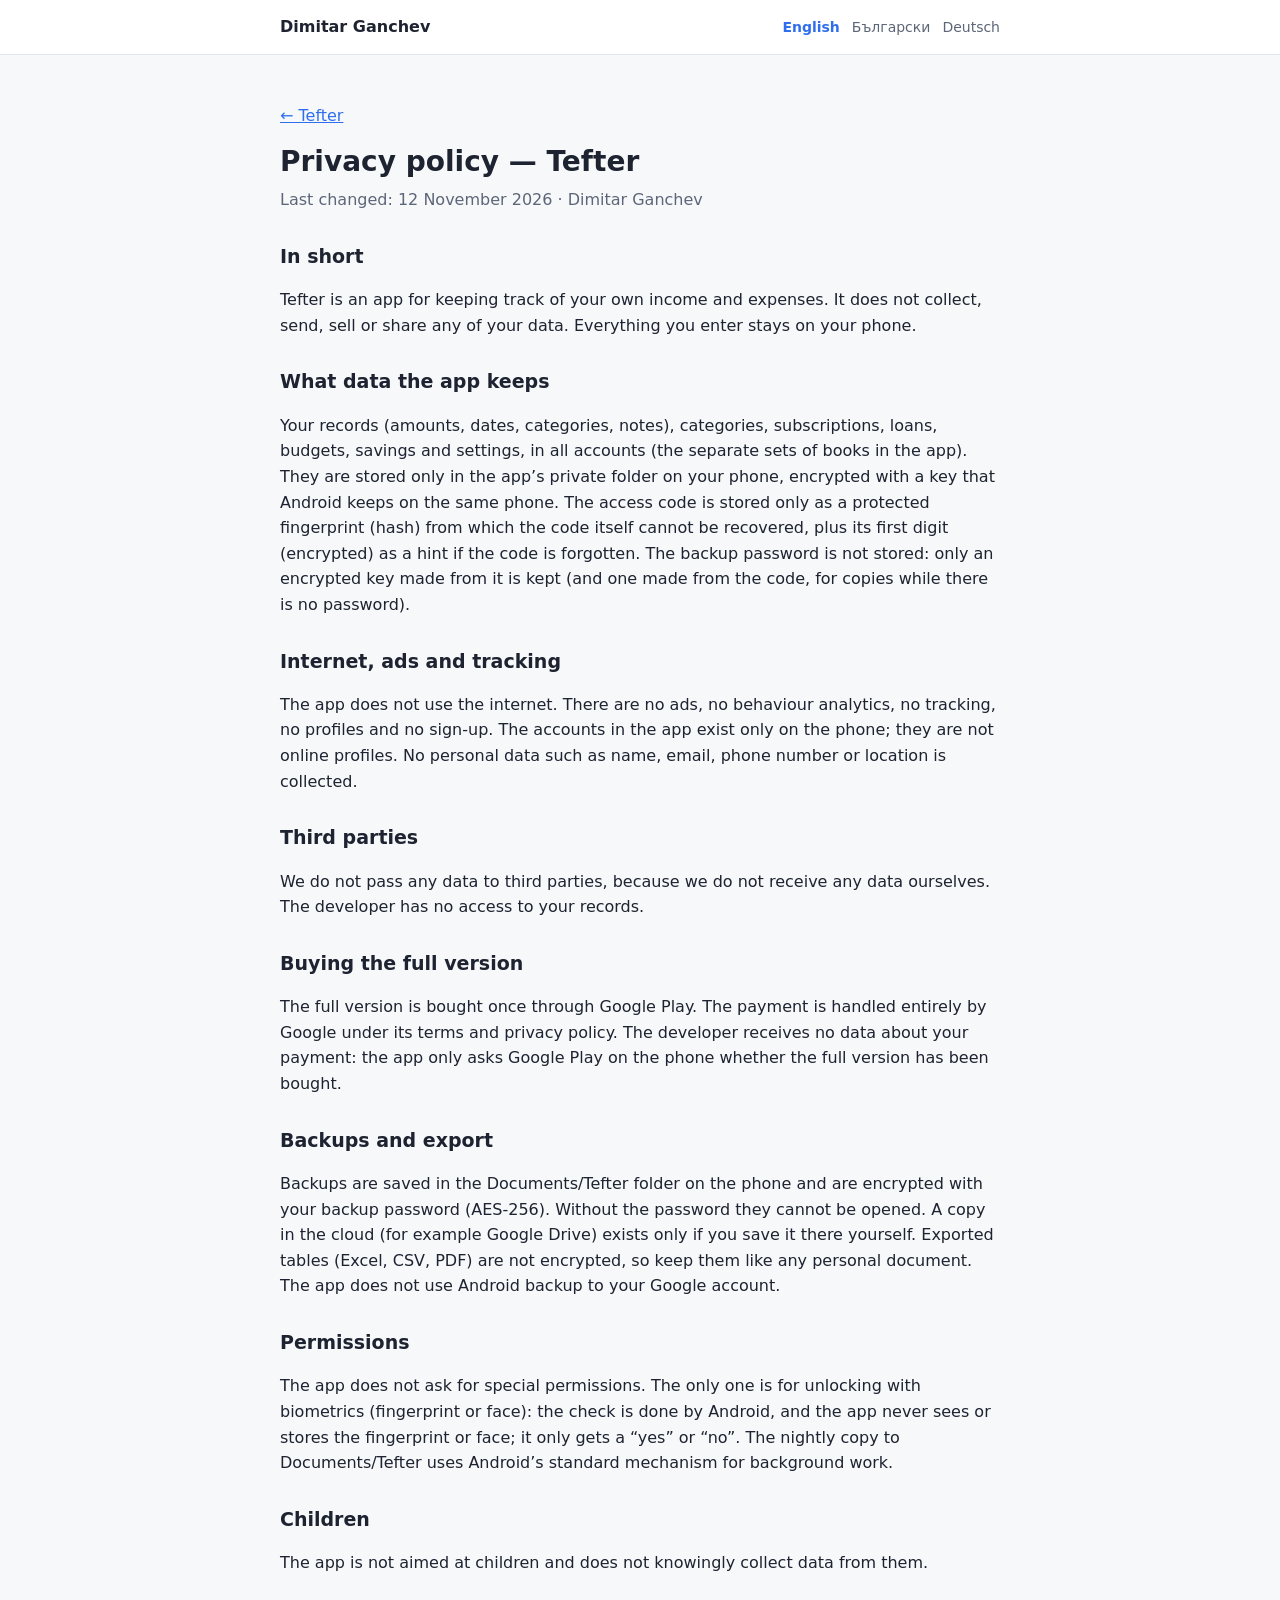
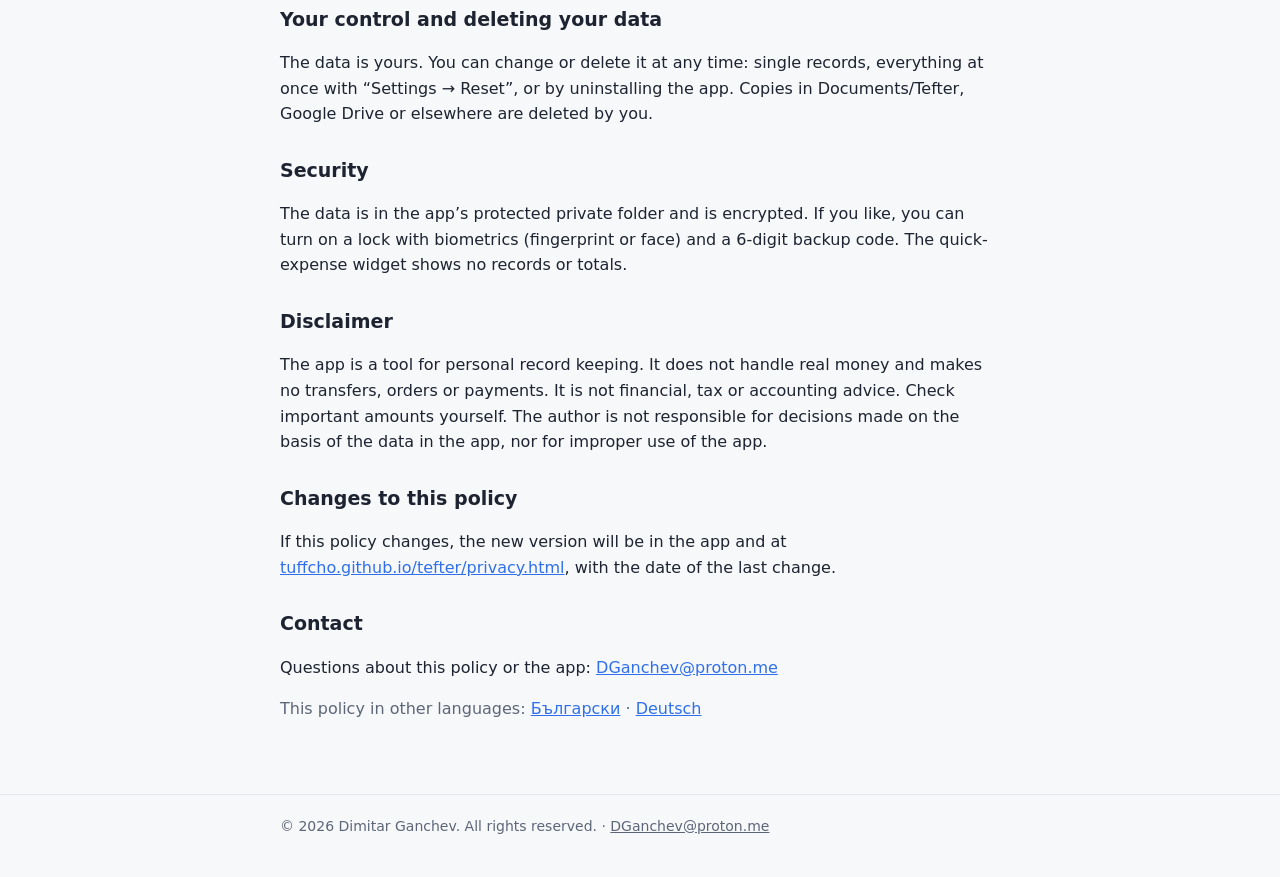
<file: tefter/privacy.html>
<!DOCTYPE html>
<html lang="en">
<head>
<meta charset="utf-8">
<meta name="viewport" content="width=device-width,initial-scale=1">
<title>Privacy policy — Tefter</title>
<link rel="stylesheet" href="/style.css">
</head>
<body>
<header class="top"><div class="wrap">
<a class="brand" href="/">Dimitar Ganchev</a>
<nav class="langs"><a class="cur" href="/tefter/privacy.html" hreflang="en">English</a><a class="" href="/bg/tefter/privacy.html" hreflang="bg">Български</a><a class="" href="/de/tefter/privacy.html" hreflang="de">Deutsch</a></nav>
</div></header>
<main><div class="wrap">
<p><a href="/tefter/">← Tefter</a></p>
<h1>Privacy policy — Tefter</h1>
<p class="lead">Last changed: 12 November 2026 · Dimitar Ganchev</p>
<h2>In short</h2>
<p>Tefter is an app for keeping track of your own income and expenses. It does not collect, send, sell or share any of your data. Everything you enter stays on your phone.</p>
<h2>What data the app keeps</h2>
<p>Your records (amounts, dates, categories, notes), categories, subscriptions, loans, budgets, savings and settings, in all accounts (the separate sets of books in the app). They are stored only in the app’s private folder on your phone, encrypted with a key that Android keeps on the same phone. The access code is stored only as a protected fingerprint (hash) from which the code itself cannot be recovered, plus its first digit (encrypted) as a hint if the code is forgotten. The backup password is not stored: only an encrypted key made from it is kept (and one made from the code, for copies while there is no password).</p>
<h2>Internet, ads and tracking</h2>
<p>The app does not use the internet. There are no ads, no behaviour analytics, no tracking, no profiles and no sign-up. The accounts in the app exist only on the phone; they are not online profiles. No personal data such as name, email, phone number or location is collected.</p>
<h2>Third parties</h2>
<p>We do not pass any data to third parties, because we do not receive any data ourselves. The developer has no access to your records.</p>
<h2>Buying the full version</h2>
<p>The full version is bought once through Google Play. The payment is handled entirely by Google under its terms and privacy policy. The developer receives no data about your payment: the app only asks Google Play on the phone whether the full version has been bought.</p>
<h2>Backups and export</h2>
<p>Backups are saved in the Documents/Tefter folder on the phone and are encrypted with your backup password (AES-256). Without the password they cannot be opened. A copy in the cloud (for example Google Drive) exists only if you save it there yourself. Exported tables (Excel, CSV, PDF) are not encrypted, so keep them like any personal document. The app does not use Android backup to your Google account.</p>
<h2>Permissions</h2>
<p>The app does not ask for special permissions. The only one is for unlocking with biometrics (fingerprint or face): the check is done by Android, and the app never sees or stores the fingerprint or face; it only gets a “yes” or “no”. The nightly copy to Documents/Tefter uses Android’s standard mechanism for background work.</p>
<h2>Children</h2>
<p>The app is not aimed at children and does not knowingly collect data from them.</p>
<h2>Your control and deleting your data</h2>
<p>The data is yours. You can change or delete it at any time: single records, everything at once with “Settings → Reset”, or by uninstalling the app. Copies in Documents/Tefter, Google Drive or elsewhere are deleted by you.</p>
<h2>Security</h2>
<p>The data is in the app’s protected private folder and is encrypted. If you like, you can turn on a lock with biometrics (fingerprint or face) and a 6-digit backup code. The quick-expense widget shows no records or totals.</p>
<h2>Disclaimer</h2>
<p>The app is a tool for personal record keeping. It does not handle real money and makes no transfers, orders or payments. It is not financial, tax or accounting advice. Check important amounts yourself. The author is not responsible for decisions made on the basis of the data in the app, nor for improper use of the app.</p>
<h2>Changes to this policy</h2>
<p>If this policy changes, the new version will be in the app and at <a href="/tefter/privacy.html">tuffcho.github.io/tefter/privacy.html</a>, with the date of the last change.</p>
<h2>Contact</h2>
<p>Questions about this policy or the app: <a href="mailto:DGanchev@proton.me">DGanchev@proton.me</a></p>
<p class="lead">This policy in other languages: <a href="/bg/tefter/privacy.html">Български</a> · <a href="/de/tefter/privacy.html">Deutsch</a></p>
</div></main>
<footer><div class="wrap">© 2026 Dimitar Ganchev. All rights reserved. · <a href="mailto:DGanchev@proton.me">DGanchev@proton.me</a></div></footer>
</body>
</html>
</file>
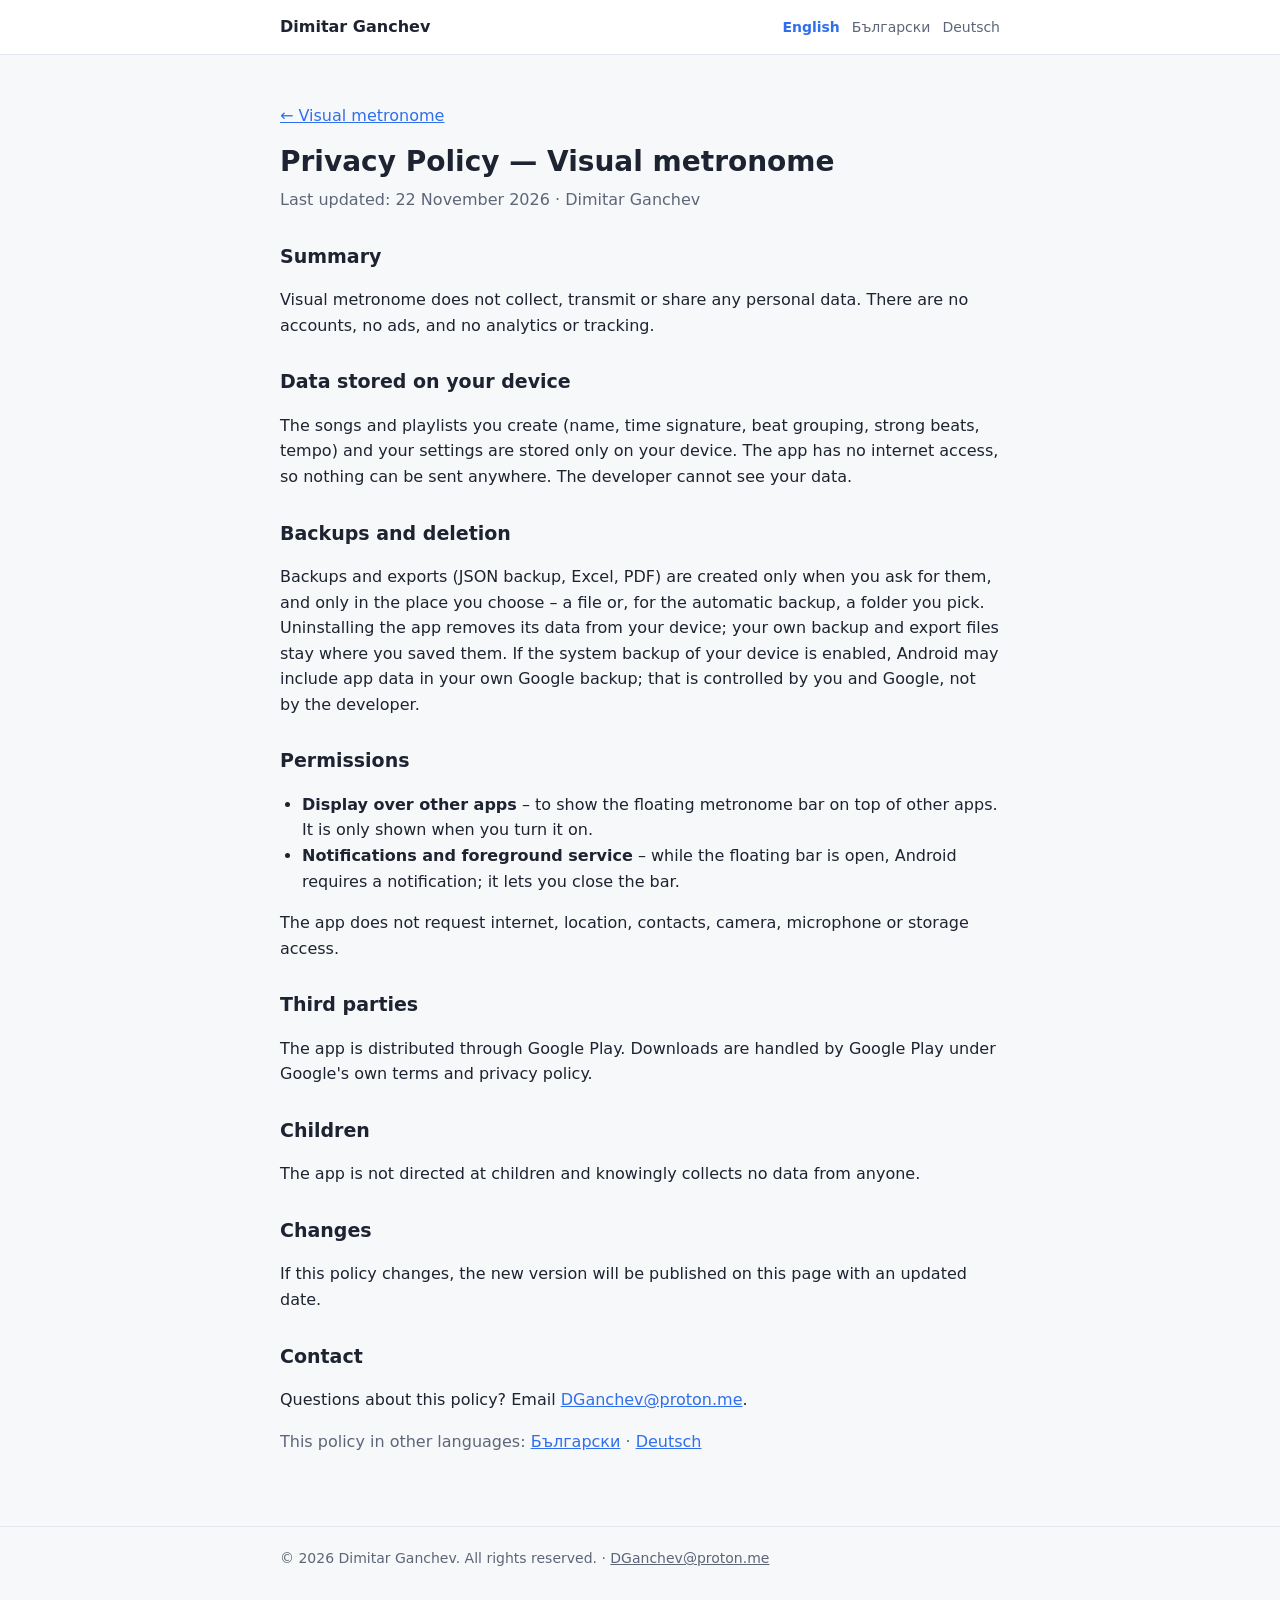
<file: visual-metronome/privacy.html>
<!DOCTYPE html>
<html lang="en">
<head>
<meta charset="utf-8">
<meta name="viewport" content="width=device-width,initial-scale=1">
<title>Privacy Policy — Visual metronome</title>
<link rel="stylesheet" href="/style.css">
</head>
<body>
<header class="top"><div class="wrap">
<a class="brand" href="/">Dimitar Ganchev</a>
<nav class="langs"><a class="cur" href="/visual-metronome/privacy.html" hreflang="en">English</a><a class="" href="/bg/visual-metronome/privacy.html" hreflang="bg">Български</a><a class="" href="/de/visual-metronome/privacy.html" hreflang="de">Deutsch</a></nav>
</div></header>
<main><div class="wrap">
<p><a href="/visual-metronome/">← Visual metronome</a></p>
<h1>Privacy Policy — Visual metronome</h1>
<p class="lead">Last updated: 22 November 2026 · Dimitar Ganchev</p>
<h2>Summary</h2>
<p>Visual metronome does not collect, transmit or share any personal data. There are no accounts, no ads, and no analytics or tracking.</p>
<h2>Data stored on your device</h2>
<p>The songs and playlists you create (name, time signature, beat grouping, strong beats, tempo) and your settings are stored only on your device. The app has no internet access, so nothing can be sent anywhere. The developer cannot see your data.</p>
<h2>Backups and deletion</h2>
<p>Backups and exports (JSON backup, Excel, PDF) are created only when you ask for them, and only in the place you choose – a file or, for the automatic backup, a folder you pick. Uninstalling the app removes its data from your device; your own backup and export files stay where you saved them. If the system backup of your device is enabled, Android may include app data in your own Google backup; that is controlled by you and Google, not by the developer.</p>
<h2>Permissions</h2>
<ul><li><b>Display over other apps</b> – to show the floating metronome bar on top of other apps. It is only shown when you turn it on.</li><li><b>Notifications and foreground service</b> – while the floating bar is open, Android requires a notification; it lets you close the bar.</li></ul>
<p>The app does not request internet, location, contacts, camera, microphone or storage access.</p>
<h2>Third parties</h2>
<p>The app is distributed through Google Play. Downloads are handled by Google Play under Google&#x27;s own terms and privacy policy.</p>
<h2>Children</h2>
<p>The app is not directed at children and knowingly collects no data from anyone.</p>
<h2>Changes</h2>
<p>If this policy changes, the new version will be published on this page with an updated date.</p>
<h2>Contact</h2>
<p>Questions about this policy? Email <a href="mailto:DGanchev@proton.me">DGanchev@proton.me</a>.</p>
<p class="lead">This policy in other languages: <a href="/bg/visual-metronome/privacy.html">Български</a> · <a href="/de/visual-metronome/privacy.html">Deutsch</a></p>
</div></main>
<footer><div class="wrap">© 2026 Dimitar Ganchev. All rights reserved. · <a href="mailto:DGanchev@proton.me">DGanchev@proton.me</a></div></footer>
</body>
</html>
</file>
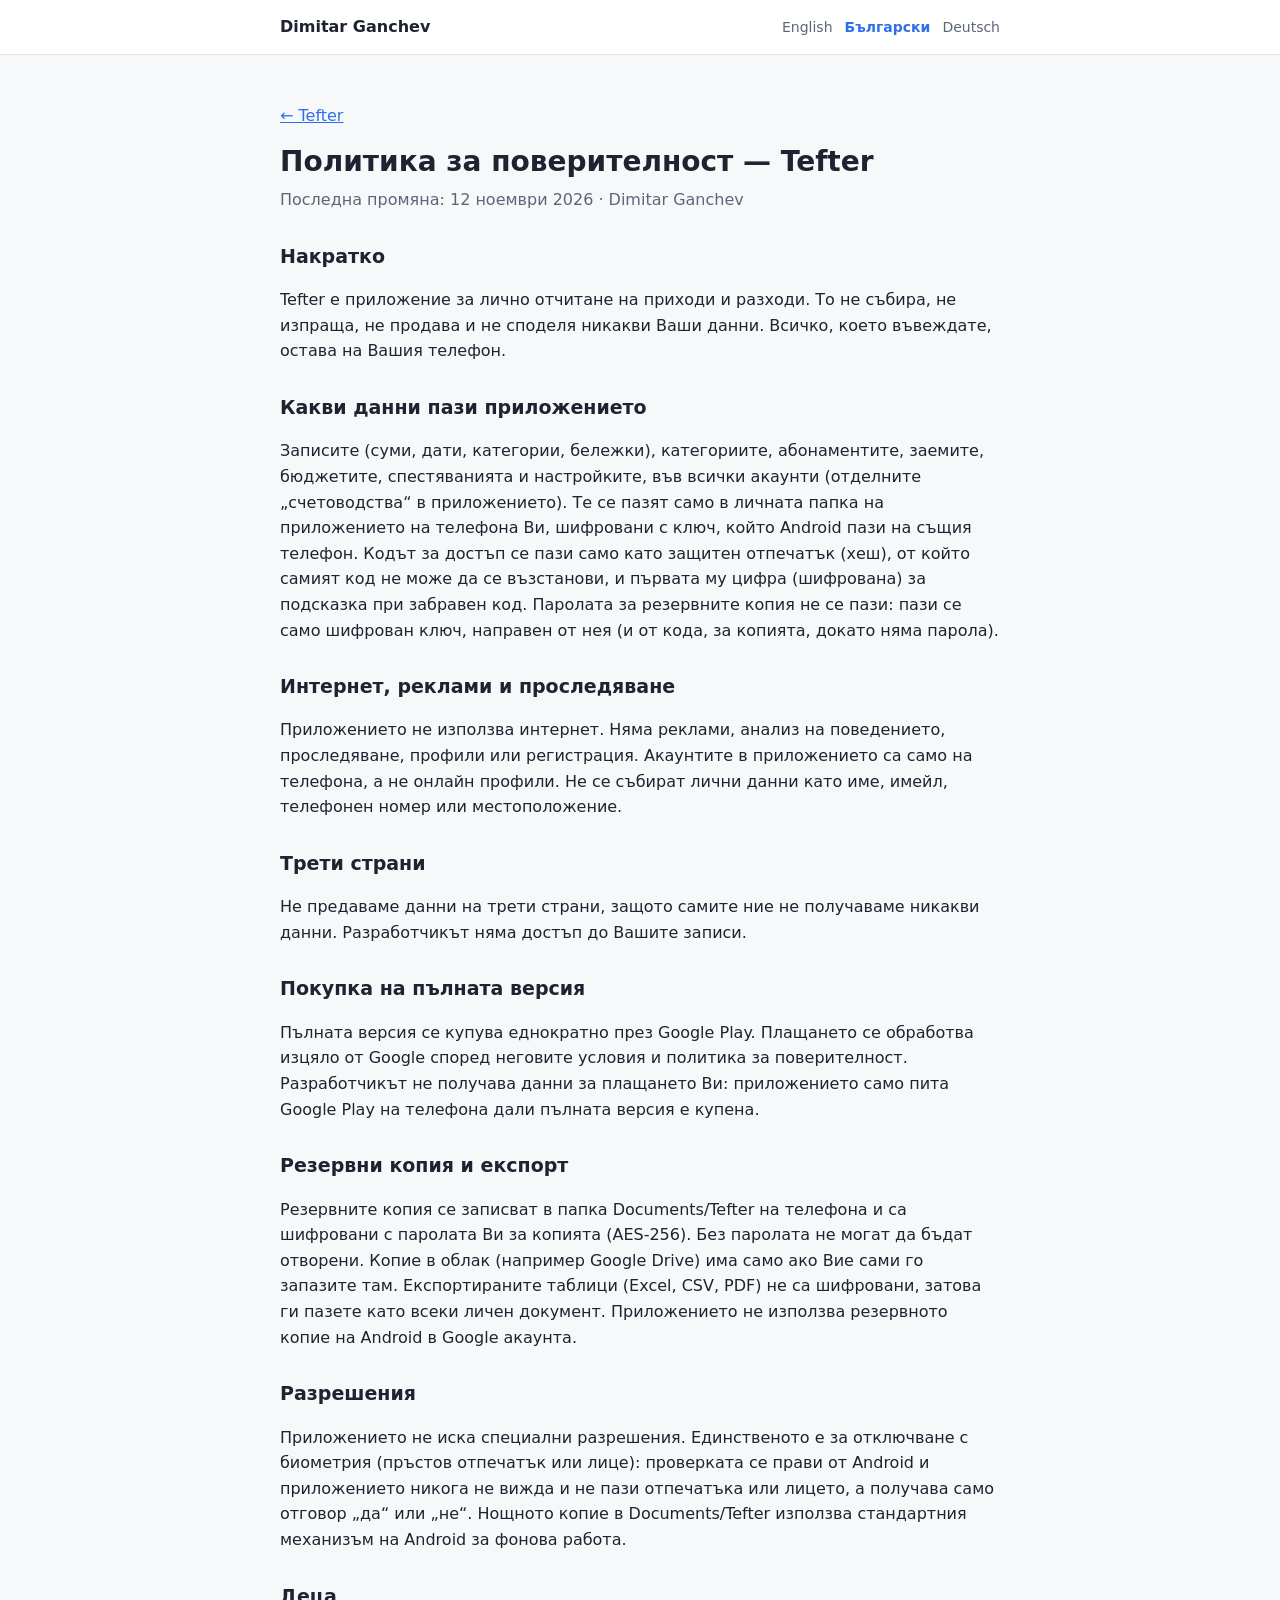
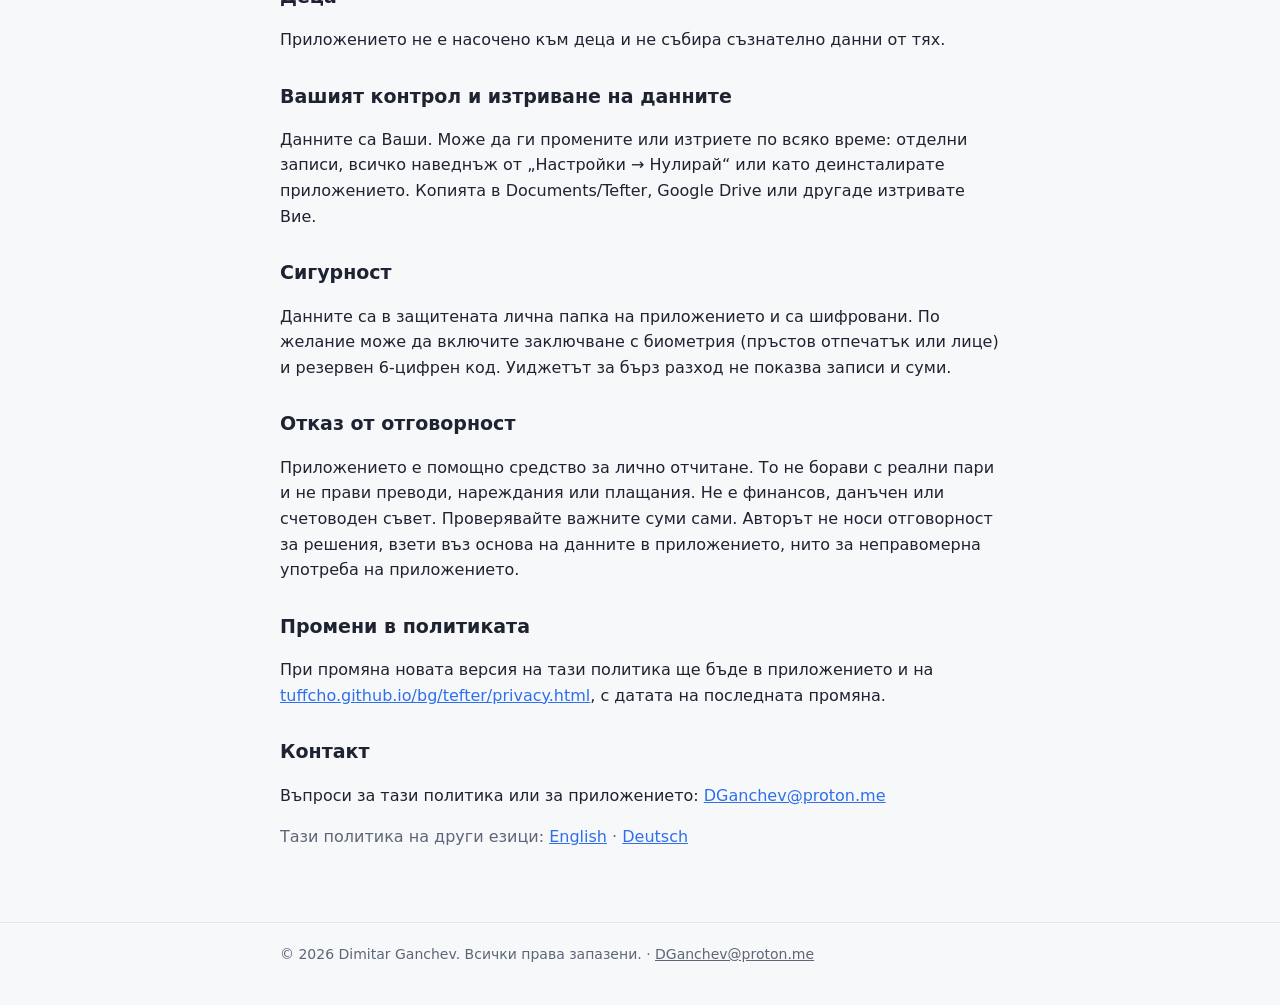
<file: bg/tefter/privacy.html>
<!DOCTYPE html>
<html lang="bg">
<head>
<meta charset="utf-8">
<meta name="viewport" content="width=device-width,initial-scale=1">
<title>Политика за поверителност — Tefter</title>
<link rel="stylesheet" href="/style.css">
</head>
<body>
<header class="top"><div class="wrap">
<a class="brand" href="/bg/">Dimitar Ganchev</a>
<nav class="langs"><a class="" href="/tefter/privacy.html" hreflang="en">English</a><a class="cur" href="/bg/tefter/privacy.html" hreflang="bg">Български</a><a class="" href="/de/tefter/privacy.html" hreflang="de">Deutsch</a></nav>
</div></header>
<main><div class="wrap">
<p><a href="/bg/tefter/">← Tefter</a></p>
<h1>Политика за поверителност — Tefter</h1>
<p class="lead">Последна промяна: 12 ноември 2026 · Dimitar Ganchev</p>
<h2>Накратко</h2>
<p>Tefter е приложение за лично отчитане на приходи и разходи. То не събира, не изпраща, не продава и не споделя никакви Ваши данни. Всичко, което въвеждате, остава на Вашия телефон.</p>
<h2>Какви данни пази приложението</h2>
<p>Записите (суми, дати, категории, бележки), категориите, абонаментите, заемите, бюджетите, спестяванията и настройките, във всички акаунти (отделните „счетоводства“ в приложението). Те се пазят само в личната папка на приложението на телефона Ви, шифровани с ключ, който Android пази на същия телефон. Кодът за достъп се пази само като защитен отпечатък (хеш), от който самият код не може да се възстанови, и първата му цифра (шифрована) за подсказка при забравен код. Паролата за резервните копия не се пази: пази се само шифрован ключ, направен от нея (и от кода, за копията, докато няма парола).</p>
<h2>Интернет, реклами и проследяване</h2>
<p>Приложението не използва интернет. Няма реклами, анализ на поведението, проследяване, профили или регистрация. Акаунтите в приложението са само на телефона, а не онлайн профили. Не се събират лични данни като име, имейл, телефонен номер или местоположение.</p>
<h2>Трети страни</h2>
<p>Не предаваме данни на трети страни, защото самите ние не получаваме никакви данни. Разработчикът няма достъп до Вашите записи.</p>
<h2>Покупка на пълната версия</h2>
<p>Пълната версия се купува еднократно през Google Play. Плащането се обработва изцяло от Google според неговите условия и политика за поверителност. Разработчикът не получава данни за плащането Ви: приложението само пита Google Play на телефона дали пълната версия е купена.</p>
<h2>Резервни копия и експорт</h2>
<p>Резервните копия се записват в папка Documents/Tefter на телефона и са шифровани с паролата Ви за копията (AES-256). Без паролата не могат да бъдат отворени. Копие в облак (например Google Drive) има само ако Вие сами го запазите там. Експортираните таблици (Excel, CSV, PDF) не са шифровани, затова ги пазете като всеки личен документ. Приложението не използва резервното копие на Android в Google акаунта.</p>
<h2>Разрешения</h2>
<p>Приложението не иска специални разрешения. Единственото е за отключване с биометрия (пръстов отпечатък или лице): проверката се прави от Android и приложението никога не вижда и не пази отпечатъка или лицето, а получава само отговор „да“ или „не“. Нощното копие в Documents/Tefter използва стандартния механизъм на Android за фонова работа.</p>
<h2>Деца</h2>
<p>Приложението не е насочено към деца и не събира съзнателно данни от тях.</p>
<h2>Вашият контрол и изтриване на данните</h2>
<p>Данните са Ваши. Може да ги промените или изтриете по всяко време: отделни записи, всичко наведнъж от „Настройки → Нулирай“ или като деинсталирате приложението. Копията в Documents/Tefter, Google Drive или другаде изтривате Вие.</p>
<h2>Сигурност</h2>
<p>Данните са в защитената лична папка на приложението и са шифровани. По желание може да включите заключване с биометрия (пръстов отпечатък или лице) и резервен 6-цифрен код. Уиджетът за бърз разход не показва записи и суми.</p>
<h2>Отказ от отговорност</h2>
<p>Приложението е помощно средство за лично отчитане. То не борави с реални пари и не прави преводи, нареждания или плащания. Не е финансов, данъчен или счетоводен съвет. Проверявайте важните суми сами. Авторът не носи отговорност за решения, взети въз основа на данните в приложението, нито за неправомерна употреба на приложението.</p>
<h2>Промени в политиката</h2>
<p>При промяна новата версия на тази политика ще бъде в приложението и на <a href="/bg/tefter/privacy.html">tuffcho.github.io/bg/tefter/privacy.html</a>, с датата на последната промяна.</p>
<h2>Контакт</h2>
<p>Въпроси за тази политика или за приложението: <a href="mailto:DGanchev@proton.me">DGanchev@proton.me</a></p>
<p class="lead">Тази политика на други езици: <a href="/tefter/privacy.html">English</a> · <a href="/de/tefter/privacy.html">Deutsch</a></p>
</div></main>
<footer><div class="wrap">© 2026 Dimitar Ganchev. Всички права запазени. · <a href="mailto:DGanchev@proton.me">DGanchev@proton.me</a></div></footer>
</body>
</html>
</file>
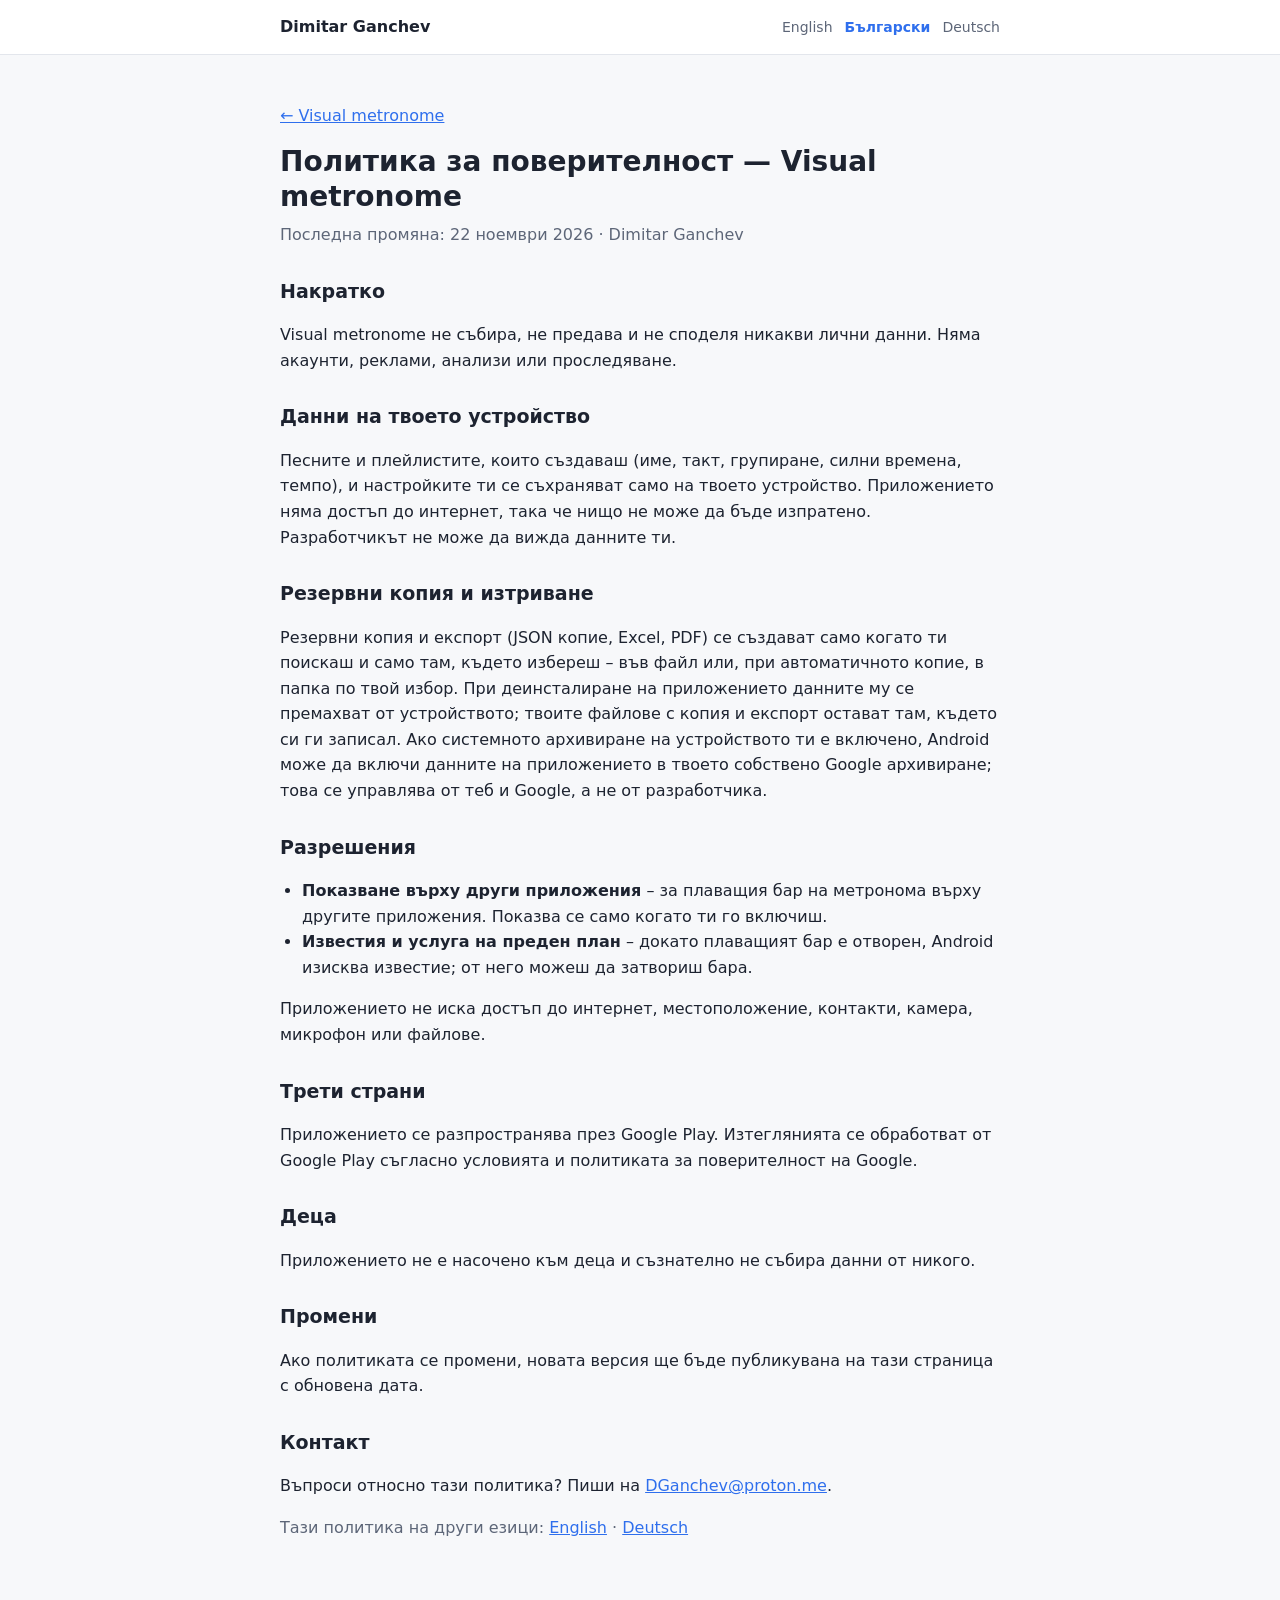
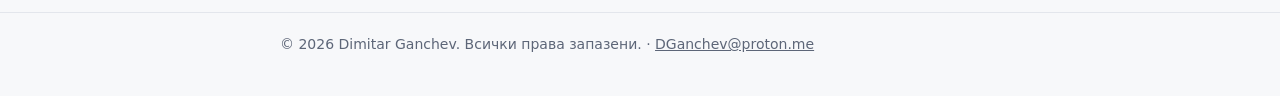
<file: bg/visual-metronome/privacy.html>
<!DOCTYPE html>
<html lang="bg">
<head>
<meta charset="utf-8">
<meta name="viewport" content="width=device-width,initial-scale=1">
<title>Политика за поверителност — Visual metronome</title>
<link rel="stylesheet" href="/style.css">
</head>
<body>
<header class="top"><div class="wrap">
<a class="brand" href="/bg/">Dimitar Ganchev</a>
<nav class="langs"><a class="" href="/visual-metronome/privacy.html" hreflang="en">English</a><a class="cur" href="/bg/visual-metronome/privacy.html" hreflang="bg">Български</a><a class="" href="/de/visual-metronome/privacy.html" hreflang="de">Deutsch</a></nav>
</div></header>
<main><div class="wrap">
<p><a href="/bg/visual-metronome/">← Visual metronome</a></p>
<h1>Политика за поверителност — Visual metronome</h1>
<p class="lead">Последна промяна: 22 ноември 2026 · Dimitar Ganchev</p>
<h2>Накратко</h2>
<p>Visual metronome не събира, не предава и не споделя никакви лични данни. Няма акаунти, реклами, анализи или проследяване.</p>
<h2>Данни на твоето устройство</h2>
<p>Песните и плейлистите, които създаваш (име, такт, групиране, силни времена, темпо), и настройките ти се съхраняват само на твоето устройство. Приложението няма достъп до интернет, така че нищо не може да бъде изпратено. Разработчикът не може да вижда данните ти.</p>
<h2>Резервни копия и изтриване</h2>
<p>Резервни копия и експорт (JSON копие, Excel, PDF) се създават само когато ти поискаш и само там, където избереш – във файл или, при автоматичното копие, в папка по твой избор. При деинсталиране на приложението данните му се премахват от устройството; твоите файлове с копия и експорт остават там, където си ги записал. Ако системното архивиране на устройството ти е включено, Android може да включи данните на приложението в твоето собствено Google архивиране; това се управлява от теб и Google, а не от разработчика.</p>
<h2>Разрешения</h2>
<ul><li><b>Показване върху други приложения</b> – за плаващия бар на метронома върху другите приложения. Показва се само когато ти го включиш.</li><li><b>Известия и услуга на преден план</b> – докато плаващият бар е отворен, Android изисква известие; от него можеш да затвориш бара.</li></ul>
<p>Приложението не иска достъп до интернет, местоположение, контакти, камера, микрофон или файлове.</p>
<h2>Трети страни</h2>
<p>Приложението се разпространява през Google Play. Изтеглянията се обработват от Google Play съгласно условията и политиката за поверителност на Google.</p>
<h2>Деца</h2>
<p>Приложението не е насочено към деца и съзнателно не събира данни от никого.</p>
<h2>Промени</h2>
<p>Ако политиката се промени, новата версия ще бъде публикувана на тази страница с обновена дата.</p>
<h2>Контакт</h2>
<p>Въпроси относно тази политика? Пиши на <a href="mailto:DGanchev@proton.me">DGanchev@proton.me</a>.</p>
<p class="lead">Тази политика на други езици: <a href="/visual-metronome/privacy.html">English</a> · <a href="/de/visual-metronome/privacy.html">Deutsch</a></p>
</div></main>
<footer><div class="wrap">© 2026 Dimitar Ganchev. Всички права запазени. · <a href="mailto:DGanchev@proton.me">DGanchev@proton.me</a></div></footer>
</body>
</html>
</file>
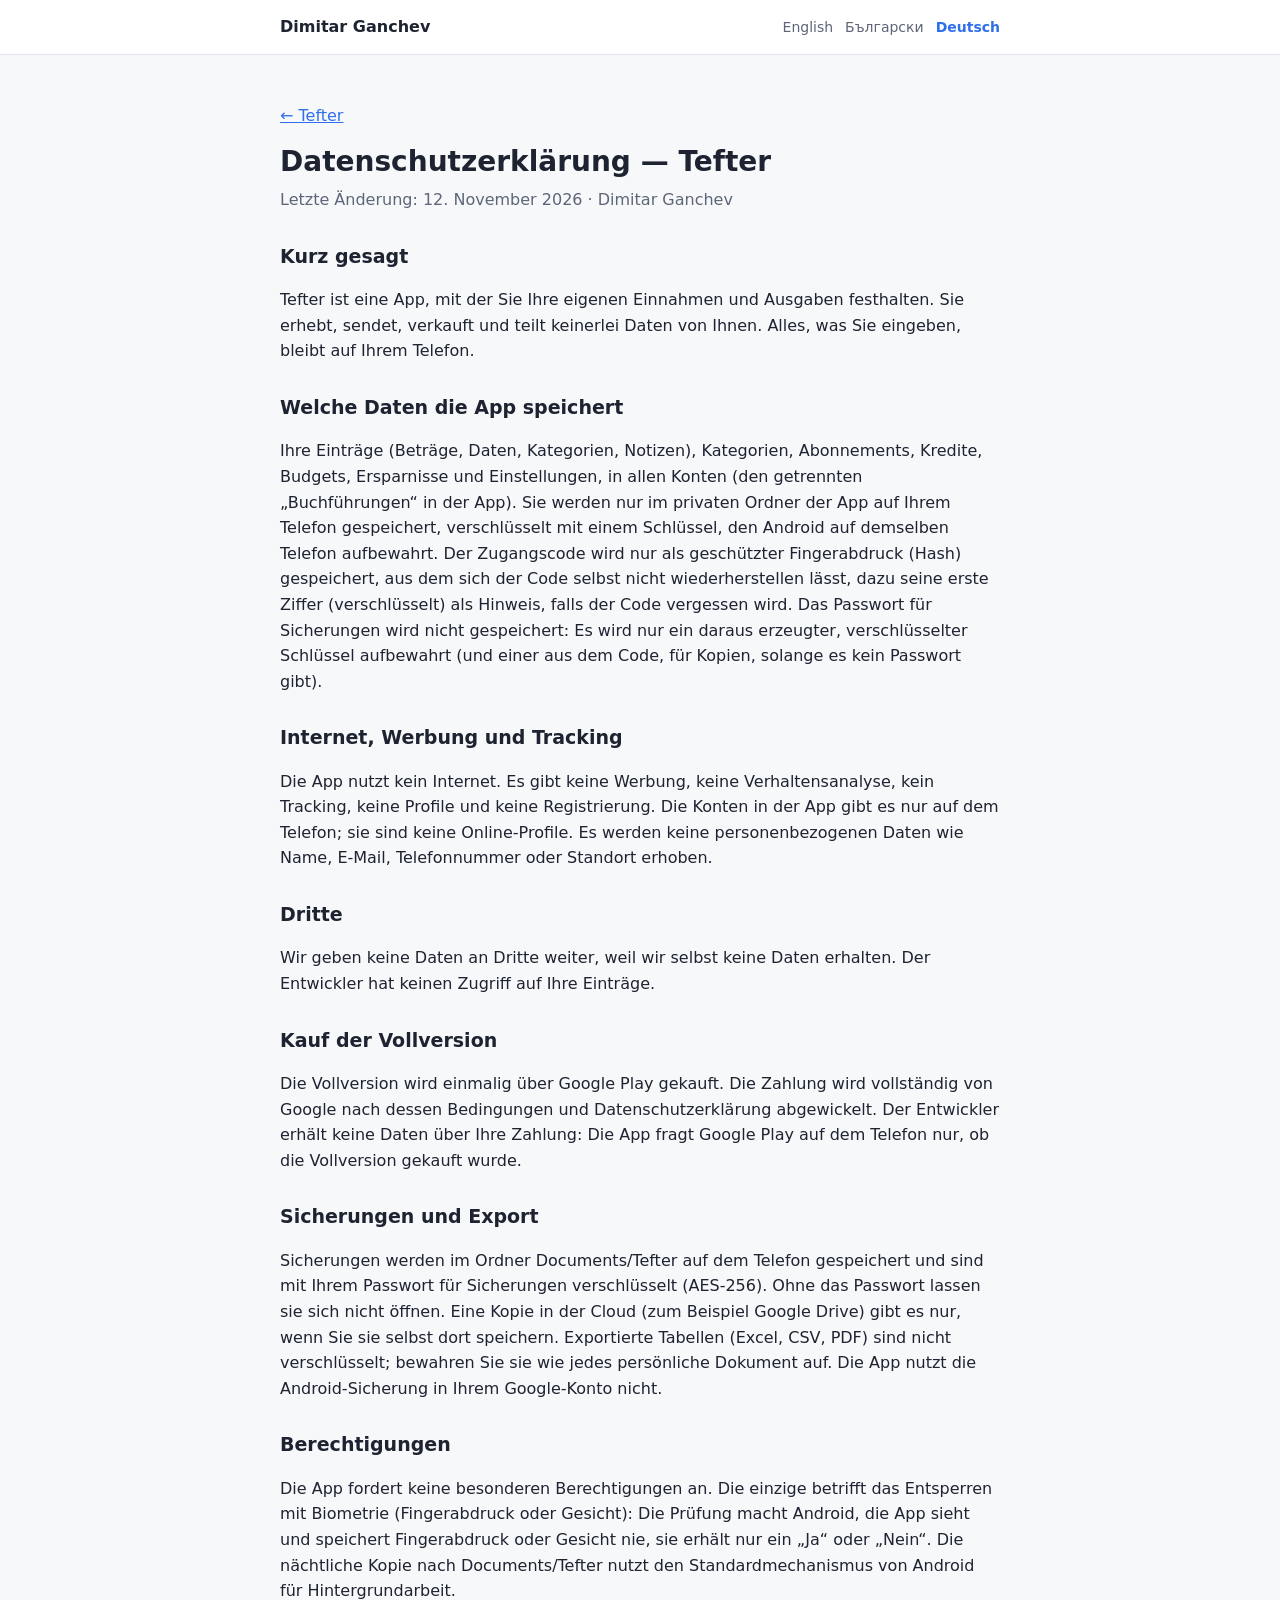
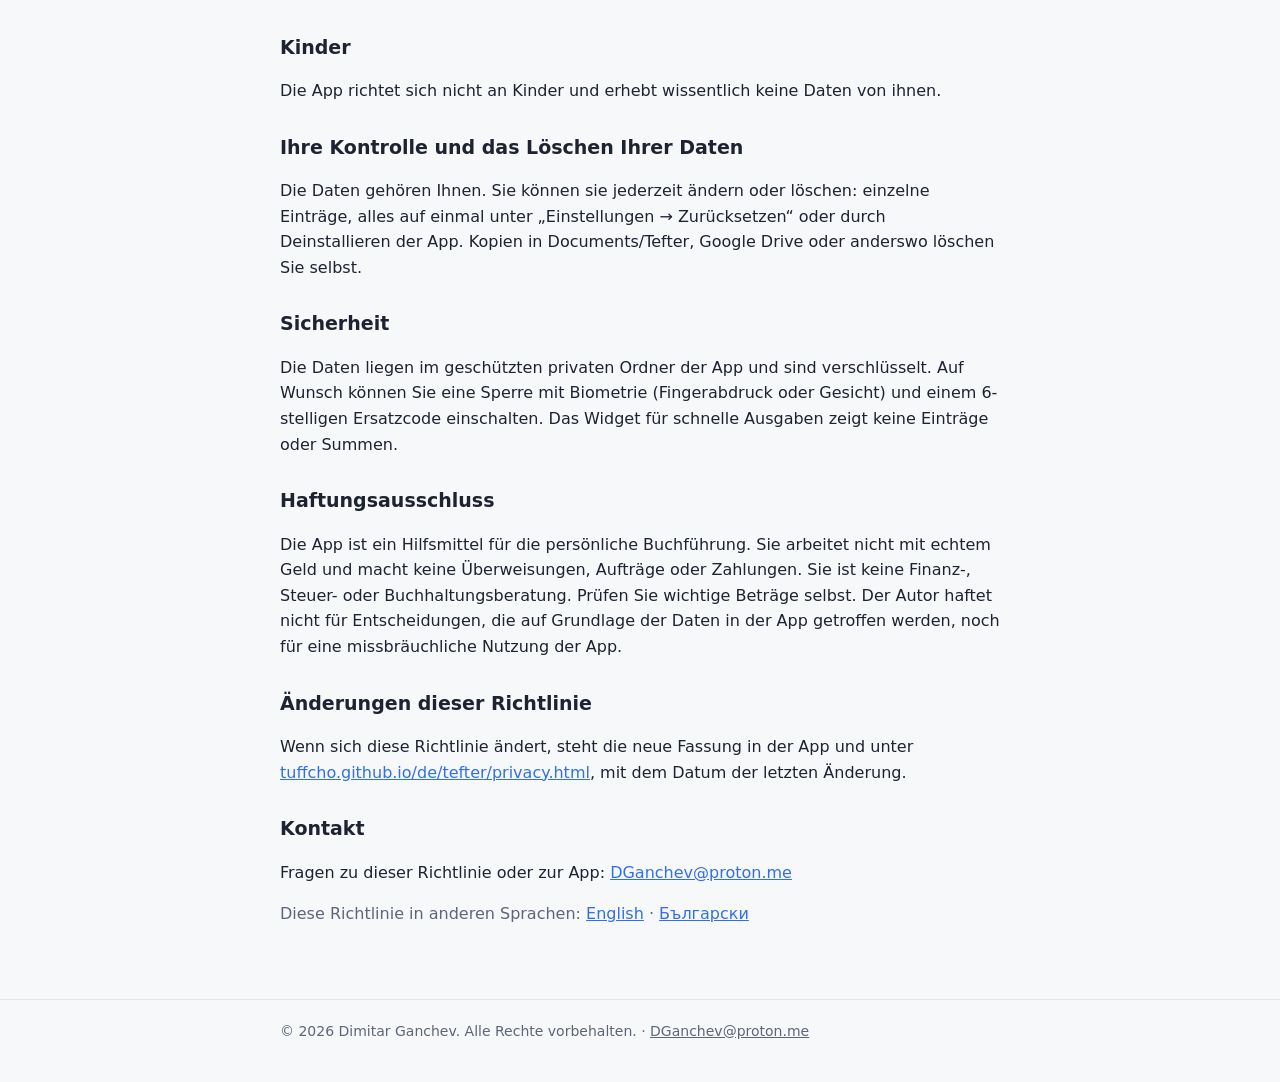
<file: de/tefter/privacy.html>
<!DOCTYPE html>
<html lang="de">
<head>
<meta charset="utf-8">
<meta name="viewport" content="width=device-width,initial-scale=1">
<title>Datenschutzerklärung — Tefter</title>
<link rel="stylesheet" href="/style.css">
</head>
<body>
<header class="top"><div class="wrap">
<a class="brand" href="/de/">Dimitar Ganchev</a>
<nav class="langs"><a class="" href="/tefter/privacy.html" hreflang="en">English</a><a class="" href="/bg/tefter/privacy.html" hreflang="bg">Български</a><a class="cur" href="/de/tefter/privacy.html" hreflang="de">Deutsch</a></nav>
</div></header>
<main><div class="wrap">
<p><a href="/de/tefter/">← Tefter</a></p>
<h1>Datenschutzerklärung — Tefter</h1>
<p class="lead">Letzte Änderung: 12. November 2026 · Dimitar Ganchev</p>
<h2>Kurz gesagt</h2>
<p>Tefter ist eine App, mit der Sie Ihre eigenen Einnahmen und Ausgaben festhalten. Sie erhebt, sendet, verkauft und teilt keinerlei Daten von Ihnen. Alles, was Sie eingeben, bleibt auf Ihrem Telefon.</p>
<h2>Welche Daten die App speichert</h2>
<p>Ihre Einträge (Beträge, Daten, Kategorien, Notizen), Kategorien, Abonnements, Kredite, Budgets, Ersparnisse und Einstellungen, in allen Konten (den getrennten „Buchführungen“ in der App). Sie werden nur im privaten Ordner der App auf Ihrem Telefon gespeichert, verschlüsselt mit einem Schlüssel, den Android auf demselben Telefon aufbewahrt. Der Zugangscode wird nur als geschützter Fingerabdruck (Hash) gespeichert, aus dem sich der Code selbst nicht wiederherstellen lässt, dazu seine erste Ziffer (verschlüsselt) als Hinweis, falls der Code vergessen wird. Das Passwort für Sicherungen wird nicht gespeichert: Es wird nur ein daraus erzeugter, verschlüsselter Schlüssel aufbewahrt (und einer aus dem Code, für Kopien, solange es kein Passwort gibt).</p>
<h2>Internet, Werbung und Tracking</h2>
<p>Die App nutzt kein Internet. Es gibt keine Werbung, keine Verhaltensanalyse, kein Tracking, keine Profile und keine Registrierung. Die Konten in der App gibt es nur auf dem Telefon; sie sind keine Online-Profile. Es werden keine personenbezogenen Daten wie Name, E-Mail, Telefonnummer oder Standort erhoben.</p>
<h2>Dritte</h2>
<p>Wir geben keine Daten an Dritte weiter, weil wir selbst keine Daten erhalten. Der Entwickler hat keinen Zugriff auf Ihre Einträge.</p>
<h2>Kauf der Vollversion</h2>
<p>Die Vollversion wird einmalig über Google Play gekauft. Die Zahlung wird vollständig von Google nach dessen Bedingungen und Datenschutzerklärung abgewickelt. Der Entwickler erhält keine Daten über Ihre Zahlung: Die App fragt Google Play auf dem Telefon nur, ob die Vollversion gekauft wurde.</p>
<h2>Sicherungen und Export</h2>
<p>Sicherungen werden im Ordner Documents/Tefter auf dem Telefon gespeichert und sind mit Ihrem Passwort für Sicherungen verschlüsselt (AES-256). Ohne das Passwort lassen sie sich nicht öffnen. Eine Kopie in der Cloud (zum Beispiel Google Drive) gibt es nur, wenn Sie sie selbst dort speichern. Exportierte Tabellen (Excel, CSV, PDF) sind nicht verschlüsselt; bewahren Sie sie wie jedes persönliche Dokument auf. Die App nutzt die Android-Sicherung in Ihrem Google-Konto nicht.</p>
<h2>Berechtigungen</h2>
<p>Die App fordert keine besonderen Berechtigungen an. Die einzige betrifft das Entsperren mit Biometrie (Fingerabdruck oder Gesicht): Die Prüfung macht Android, die App sieht und speichert Fingerabdruck oder Gesicht nie, sie erhält nur ein „Ja“ oder „Nein“. Die nächtliche Kopie nach Documents/Tefter nutzt den Standardmechanismus von Android für Hintergrundarbeit.</p>
<h2>Kinder</h2>
<p>Die App richtet sich nicht an Kinder und erhebt wissentlich keine Daten von ihnen.</p>
<h2>Ihre Kontrolle und das Löschen Ihrer Daten</h2>
<p>Die Daten gehören Ihnen. Sie können sie jederzeit ändern oder löschen: einzelne Einträge, alles auf einmal unter „Einstellungen → Zurücksetzen“ oder durch Deinstallieren der App. Kopien in Documents/Tefter, Google Drive oder anderswo löschen Sie selbst.</p>
<h2>Sicherheit</h2>
<p>Die Daten liegen im geschützten privaten Ordner der App und sind verschlüsselt. Auf Wunsch können Sie eine Sperre mit Biometrie (Fingerabdruck oder Gesicht) und einem 6-stelligen Ersatzcode einschalten. Das Widget für schnelle Ausgaben zeigt keine Einträge oder Summen.</p>
<h2>Haftungsausschluss</h2>
<p>Die App ist ein Hilfsmittel für die persönliche Buchführung. Sie arbeitet nicht mit echtem Geld und macht keine Überweisungen, Aufträge oder Zahlungen. Sie ist keine Finanz-, Steuer- oder Buchhaltungsberatung. Prüfen Sie wichtige Beträge selbst. Der Autor haftet nicht für Entscheidungen, die auf Grundlage der Daten in der App getroffen werden, noch für eine missbräuchliche Nutzung der App.</p>
<h2>Änderungen dieser Richtlinie</h2>
<p>Wenn sich diese Richtlinie ändert, steht die neue Fassung in der App und unter <a href="/de/tefter/privacy.html">tuffcho.github.io/de/tefter/privacy.html</a>, mit dem Datum der letzten Änderung.</p>
<h2>Kontakt</h2>
<p>Fragen zu dieser Richtlinie oder zur App: <a href="mailto:DGanchev@proton.me">DGanchev@proton.me</a></p>
<p class="lead">Diese Richtlinie in anderen Sprachen: <a href="/tefter/privacy.html">English</a> · <a href="/bg/tefter/privacy.html">Български</a></p>
</div></main>
<footer><div class="wrap">© 2026 Dimitar Ganchev. Alle Rechte vorbehalten. · <a href="mailto:DGanchev@proton.me">DGanchev@proton.me</a></div></footer>
</body>
</html>
</file>
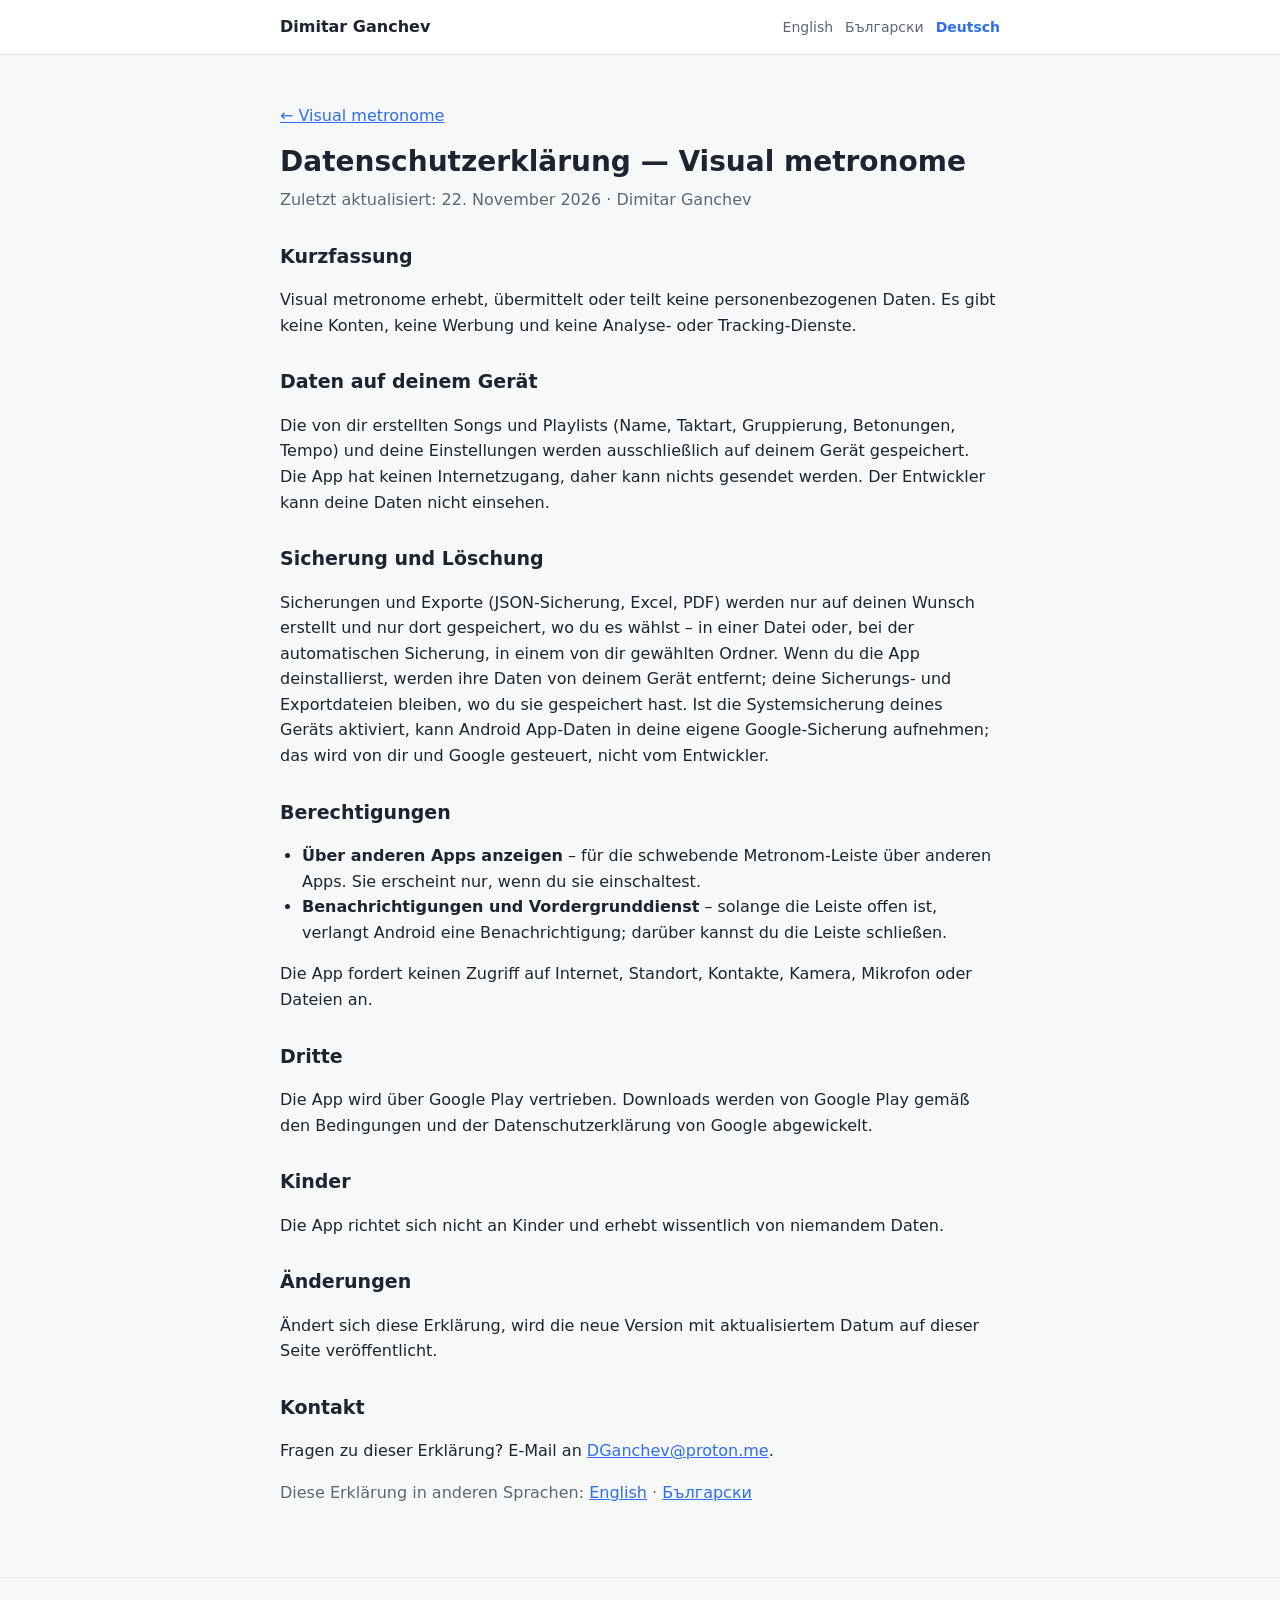
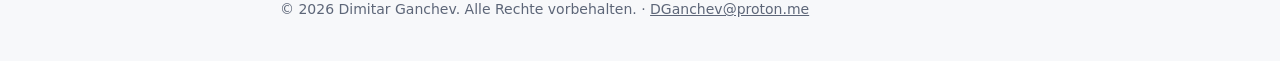
<file: de/visual-metronome/privacy.html>
<!DOCTYPE html>
<html lang="de">
<head>
<meta charset="utf-8">
<meta name="viewport" content="width=device-width,initial-scale=1">
<title>Datenschutzerklärung — Visual metronome</title>
<link rel="stylesheet" href="/style.css">
</head>
<body>
<header class="top"><div class="wrap">
<a class="brand" href="/de/">Dimitar Ganchev</a>
<nav class="langs"><a class="" href="/visual-metronome/privacy.html" hreflang="en">English</a><a class="" href="/bg/visual-metronome/privacy.html" hreflang="bg">Български</a><a class="cur" href="/de/visual-metronome/privacy.html" hreflang="de">Deutsch</a></nav>
</div></header>
<main><div class="wrap">
<p><a href="/de/visual-metronome/">← Visual metronome</a></p>
<h1>Datenschutzerklärung — Visual metronome</h1>
<p class="lead">Zuletzt aktualisiert: 22. November 2026 · Dimitar Ganchev</p>
<h2>Kurzfassung</h2>
<p>Visual metronome erhebt, übermittelt oder teilt keine personenbezogenen Daten. Es gibt keine Konten, keine Werbung und keine Analyse- oder Tracking-Dienste.</p>
<h2>Daten auf deinem Gerät</h2>
<p>Die von dir erstellten Songs und Playlists (Name, Taktart, Gruppierung, Betonungen, Tempo) und deine Einstellungen werden ausschließlich auf deinem Gerät gespeichert. Die App hat keinen Internetzugang, daher kann nichts gesendet werden. Der Entwickler kann deine Daten nicht einsehen.</p>
<h2>Sicherung und Löschung</h2>
<p>Sicherungen und Exporte (JSON-Sicherung, Excel, PDF) werden nur auf deinen Wunsch erstellt und nur dort gespeichert, wo du es wählst – in einer Datei oder, bei der automatischen Sicherung, in einem von dir gewählten Ordner. Wenn du die App deinstallierst, werden ihre Daten von deinem Gerät entfernt; deine Sicherungs- und Exportdateien bleiben, wo du sie gespeichert hast. Ist die Systemsicherung deines Geräts aktiviert, kann Android App-Daten in deine eigene Google-Sicherung aufnehmen; das wird von dir und Google gesteuert, nicht vom Entwickler.</p>
<h2>Berechtigungen</h2>
<ul><li><b>Über anderen Apps anzeigen</b> – für die schwebende Metronom-Leiste über anderen Apps. Sie erscheint nur, wenn du sie einschaltest.</li><li><b>Benachrichtigungen und Vordergrunddienst</b> – solange die Leiste offen ist, verlangt Android eine Benachrichtigung; darüber kannst du die Leiste schließen.</li></ul>
<p>Die App fordert keinen Zugriff auf Internet, Standort, Kontakte, Kamera, Mikrofon oder Dateien an.</p>
<h2>Dritte</h2>
<p>Die App wird über Google Play vertrieben. Downloads werden von Google Play gemäß den Bedingungen und der Datenschutzerklärung von Google abgewickelt.</p>
<h2>Kinder</h2>
<p>Die App richtet sich nicht an Kinder und erhebt wissentlich von niemandem Daten.</p>
<h2>Änderungen</h2>
<p>Ändert sich diese Erklärung, wird die neue Version mit aktualisiertem Datum auf dieser Seite veröffentlicht.</p>
<h2>Kontakt</h2>
<p>Fragen zu dieser Erklärung? E-Mail an <a href="mailto:DGanchev@proton.me">DGanchev@proton.me</a>.</p>
<p class="lead">Diese Erklärung in anderen Sprachen: <a href="/visual-metronome/privacy.html">English</a> · <a href="/bg/visual-metronome/privacy.html">Български</a></p>
</div></main>
<footer><div class="wrap">© 2026 Dimitar Ganchev. Alle Rechte vorbehalten. · <a href="mailto:DGanchev@proton.me">DGanchev@proton.me</a></div></footer>
</body>
</html>
</file>
<file: style.css>
:root{--bg:#f7f8fa;--card:#fff;--text:#1d2330;--muted:#5d6678;--accent:#2f6fed;--line:#e3e6ec}
@media (prefers-color-scheme:dark){:root{--bg:#12151c;--card:#1b2029;--text:#e8ebf2;--muted:#9aa3b5;--accent:#6f9bff;--line:#2b3140}}
*{box-sizing:border-box}
body{margin:0;font:16px/1.6 system-ui,-apple-system,"Segoe UI",Roboto,sans-serif;background:var(--bg);color:var(--text)}
a{color:var(--accent)}
.wrap{max-width:760px;margin:0 auto;padding:0 20px}
header.top{border-bottom:1px solid var(--line);background:var(--card)}
header.top .wrap{display:flex;justify-content:space-between;align-items:center;gap:12px;padding-top:14px;padding-bottom:14px;flex-wrap:wrap}
header.top a.brand{font-weight:700;color:var(--text);text-decoration:none}
.langs a{margin-left:12px;text-decoration:none;color:var(--muted);font-size:14px}
.langs a.cur{color:var(--accent);font-weight:700}
main{padding:32px 0 48px}
h1{font-size:28px;line-height:1.25;margin:0 0 8px}
h2{font-size:19px;margin:28px 0 8px}
.lead{color:var(--muted);margin:0 0 24px}
.card{background:var(--card);border:1px solid var(--line);border-radius:14px;padding:20px;margin:0 0 16px}
.card h2{margin-top:0}
.btn{display:inline-block;background:var(--accent);color:#fff;text-decoration:none;padding:9px 16px;border-radius:9px;font-weight:600;margin-right:8px}
.btn.ghost{background:transparent;color:var(--accent);border:1px solid var(--accent)}
.badge{display:inline-block;background:var(--line);color:var(--muted);padding:4px 10px;border-radius:99px;font-size:13px;margin-right:8px}
ul{padding-left:22px}
footer{border-top:1px solid var(--line);color:var(--muted);font-size:14px;padding:20px 0 40px}
footer a{color:var(--muted)}
</file>
<file: home.css>
/* Home page: same look as the app pages (yellow hero, cards, blue privacy band). */
.home main{padding:0}
.home section{padding:36px 0}
.home .wrap{max-width:1000px}
.home h2{font-size:24px;margin:0 0 14px}
.home .hero{background:linear-gradient(135deg,#ffcc00 0%,#ffe066 45%,#d7e8f8 100%);color:#1d2330;padding:40px 0 36px}
.home .hero h1{font-size:36px;margin:0}
.home .hero .lead{color:#3a4252;margin:8px 0 0;font-size:19px}
.home .chips{display:flex;flex-wrap:wrap;gap:8px;margin:18px 0 0}
.home .chips span{background:rgba(255,255,255,.8);border-radius:99px;padding:8px 16px;font-size:16px;font-weight:600}
.home .apps{display:grid;grid-template-columns:repeat(auto-fit,minmax(300px,1fr));gap:18px}
.home .app{background:var(--card);border:1px solid var(--line);border-radius:18px;overflow:hidden;box-shadow:0 8px 24px rgba(0,0,0,.08);display:flex;flex-direction:column}
.home .app .banner{display:block;background:#ffcc00;height:150px}
.home .app .banner img{width:100%;height:100%;object-fit:contain;display:block}
.home .app .body{padding:18px 20px 20px;display:flex;flex-direction:column;gap:10px;flex:1}
.home .app .head{display:flex;gap:14px;align-items:center}
.home .app .head div{display:flex;flex-direction:column;align-items:flex-start;gap:4px}
.home .app .head img{width:56px;height:56px;border-radius:14px;box-shadow:0 4px 12px rgba(0,0,0,.15)}
.home .app h3{margin:0;font-size:21px}
.home .app h3 a{color:var(--text);text-decoration:none}
.home .app p{margin:0;color:var(--muted)}
.home .app ul{margin:0;padding:0;list-style:none;display:flex;flex-wrap:wrap;gap:6px}
.home .app li{border:1px solid var(--line);border-left:4px solid var(--c);border-radius:8px;padding:4px 10px;font-size:14px;font-weight:600}
.home .app .actions{margin-top:auto;display:flex;flex-wrap:wrap;gap:8px;align-items:center}
.home .app .actions .btn{margin:0}
.home .soon{display:inline-block;background:#1d2330;color:#fff;padding:3px 10px;border-radius:99px;font-weight:700;font-size:12px}
@media (prefers-color-scheme:dark){.home .soon{background:#e8ebf2;color:#1d2330}}
.home .privacy{background:linear-gradient(135deg,#24527f,#5a9bdb);color:#fff}
.home .privacy p{color:#e8f1fb;max-width:720px;margin:0}
@media (max-width:600px){.home .hero h1{font-size:28px}.home .hero{padding:28px 0}}
</file>
<file: tefter/media/tefter.css>
/* Tefter page: colours of the app icon (yellow) and the app (blue, green, red). */
.tefter main{padding:0}
.tefter section{padding:36px 0}
.tefter h2{font-size:24px;margin:0 0 14px}
.tefter .note{color:var(--muted);font-size:14px;margin:8px 0 0}
.tefter .band{background:linear-gradient(180deg,#eef3ff,#f7f8fa)}
@media (prefers-color-scheme:dark){.tefter .band{background:linear-gradient(180deg,#18203a,#12151c)}}
.tefter .wrap{max-width:1000px}
.hero{background:linear-gradient(135deg,#ffcc00 0%,#ffe066 45%,#dbe6ff 100%);color:#1d2330;padding:24px 0 36px}
.hero a{color:#1d2330}
.hero .back{margin:0 0 14px;font-size:14px}
.hero .banner{max-width:820px;margin:0 auto;aspect-ratio:1024/270;background:#ffcc00;border-radius:18px;box-shadow:0 12px 40px rgba(0,0,0,.18);overflow:hidden;display:flex;justify-content:center}
.hero .banner img{height:100%;width:auto;max-width:100%;object-fit:contain;display:block}
.hero-row{display:flex;gap:18px;align-items:center;margin:26px 0 8px}
.hero .appicon{width:84px;height:84px;border-radius:20px;box-shadow:0 6px 18px rgba(0,0,0,.2)}
.hero h1{font-size:34px;margin:0}
.hero .lead{color:#3a4252;margin:6px 0 0;font-size:18px}
.chips{display:flex;flex-wrap:wrap;gap:8px;margin:16px 0}
.chips span{background:rgba(255,255,255,.8);border-radius:99px;padding:8px 16px;font-size:16px;font-weight:600}
.cta .soon{display:inline-block;background:#1d2330;color:#fff;padding:9px 16px;border-radius:9px;font-weight:700;margin-right:8px}
.hero .btn.ghost{color:#1d2330;border-color:#1d2330}
.shots{display:flex;gap:14px;overflow-x:auto;scroll-snap-type:x mandatory;padding:6px 2px 14px}
.shots img{height:440px;border-radius:16px;box-shadow:0 8px 24px rgba(0,0,0,.15);scroll-snap-align:start}
.feats{display:grid;grid-template-columns:repeat(auto-fill,minmax(270px,1fr));gap:14px}
.feats .f{background:var(--card);border:1px solid var(--line);border-top:4px solid var(--c);border-radius:14px;padding:16px 18px}
.feats .e{font-size:30px;line-height:1}
.feats h3{margin:8px 0 4px;font-size:17px;color:var(--c)}
.feats p{margin:0;color:var(--muted);font-size:15px}
.vids{display:grid;grid-template-columns:repeat(auto-fill,minmax(220px,260px));gap:16px;margin-top:14px}
.vids figure{margin:0;background:var(--card);border:1px solid var(--line);border-radius:14px;padding:8px}
.vids video{width:100%;border-radius:10px;display:block;background:#000}
.vids figcaption{text-align:center;font-weight:600;padding:8px 0 2px}
.plans{width:100%;table-layout:fixed;word-wrap:break-word;border-collapse:collapse;background:var(--card);border-radius:14px;overflow:hidden;border:1px solid var(--line)}
.plans th,.plans td{padding:10px 14px;border-bottom:1px solid var(--line);text-align:center}
.plans td:first-child,.plans th:first-child{text-align:left;width:46%}
.plans th{background:#eef3ff;color:#1d2330}
.plans th.full{background:#ffcc00}
.plans td:last-child{font-weight:600;color:#2e7d32}
@media (prefers-color-scheme:dark){.plans th{background:#243055;color:#e8ebf2}.plans th.full{color:#1d2330}.plans td:last-child{color:#81c784}}
.privacy{background:linear-gradient(135deg,#0b3a8c,#2f6fed);color:#fff}
.privacy p{color:#e8eeff;max-width:720px}
.btn.ghost.light{color:#fff;border-color:#fff}
@media (max-width:600px){.plans{font-size:14px}.plans th,.plans td{padding:8px 6px}.hero h1{font-size:26px}.shots img{height:360px}.hero .appicon{width:64px;height:64px}}
</file>
<file: visual-metronome/media/vm.css>
/* Visual metronome page: yellow of the app icon, soft blue of the app, red / green beat lights. */
.vm main{padding:0}
.vm section{padding:36px 0}
.vm h2{font-size:24px;margin:0 0 14px}
.vm .note{color:var(--muted);font-size:14px;margin:8px 0 0}
.vm .band{background:linear-gradient(180deg,#e9f2fb,#f7f8fa)}
@media (prefers-color-scheme:dark){.vm .band{background:linear-gradient(180deg,#16212e,#12151c)}}
.vm .wrap{max-width:1000px}
.vm .hero{background:linear-gradient(135deg,#ffcc00 0%,#ffe066 45%,#d7e8f8 100%);color:#1d2330;padding:24px 0 36px}
.vm .hero a{color:#1d2330}
.vm .hero .back{margin:0 0 14px;font-size:14px}
.vm .hero .banner{max-width:820px;margin:0 auto;aspect-ratio:1024/270;background:#ffcc00;border-radius:18px;box-shadow:0 12px 40px rgba(0,0,0,.18);overflow:hidden;display:flex;justify-content:center}
.vm .hero .banner img{height:100%;width:auto;max-width:100%;object-fit:contain;display:block}
.vm .hero-row{display:flex;gap:18px;align-items:center;margin:26px 0 8px}
.vm .hero .appicon{width:84px;height:84px;border-radius:20px;box-shadow:0 6px 18px rgba(0,0,0,.2)}
.vm .hero h1{font-size:34px;margin:0}
.vm .hero .lead{color:#3a4252;margin:6px 0 0;font-size:18px}
.vm .chips{display:flex;flex-wrap:wrap;gap:8px;margin:16px 0}
.vm .chips span{background:rgba(255,255,255,.8);border-radius:99px;padding:8px 16px;font-size:16px;font-weight:600}
.vm .cta .soon{display:inline-block;background:#1d2330;color:#fff;padding:9px 16px;border-radius:9px;font-weight:700;margin-right:8px}
.vm .hero .btn.ghost{color:#1d2330;border-color:#1d2330}
.vm .feats{display:grid;grid-template-columns:repeat(auto-fill,minmax(270px,1fr));gap:14px}
.vm .feats .f{background:var(--card);border:1px solid var(--line);border-top:4px solid var(--c);border-radius:14px;padding:16px 18px}
.vm .feats .e{font-size:30px;line-height:1}
.vm .feats h3{margin:8px 0 4px;font-size:17px;color:var(--c)}
.vm .feats p{margin:0;color:var(--muted);font-size:15px}

/* Live demo: the floating bar over a page of sheet music */
.vm .demo{position:relative;border-radius:16px;overflow:hidden;box-shadow:0 8px 24px rgba(0,0,0,.15);background:#f7f3ea;min-height:300px;padding:30px 18px}
.vm .staff{height:46px;margin:0 0 30px;background:repeating-linear-gradient(180deg,#9aa3ad 0 1.5px,transparent 1.5px 11px);opacity:.85}
.vm .bar{position:absolute;left:50%;top:50%;transform:translate(-50%,-50%) scale(1.3);display:flex;align-items:center;gap:6px;padding:6px;user-select:none}
.vm .arrow{width:42px;height:42px;border:0;background:#5a9bdb;color:#fff;font:700 24px/1 system-ui,sans-serif;cursor:pointer;border-radius:8px}
.vm .arrow.l{clip-path:polygon(32% 0,100% 0,100% 100%,32% 100%,0 50%)}
.vm .arrow.r{clip-path:polygon(0 0,68% 0,100% 50%,68% 100%,0 100%)}
.vm .info{color:#fff;text-shadow:0 1px 4px #000;text-align:center;min-width:52px}
.vm .info b{display:block;font-size:19px}
.vm .info small{font-size:13px;font-weight:600}
.vm .dots{display:flex;align-items:center;padding:8px;cursor:pointer}
.vm .dot{width:17px;height:17px;border-radius:50%;background:rgba(128,128,128,.6);border:1px solid rgba(0,0,0,.6);margin-left:5px}
.vm .dot.gs{margin-left:16px}
.vm .dot:first-child{margin-left:0}
.vm .dot.strong{border:2px solid #e53935}
.vm .dot.on{background:#43a047}
.vm .dot.on.strong{background:#e53935}
.vm .controls{display:flex;flex-wrap:wrap;gap:8px;margin:14px 0 0;align-items:center}
.vm .controls button{border:1px solid var(--accent);background:var(--card);color:var(--accent);border-radius:99px;padding:7px 14px;font:600 15px system-ui,sans-serif;cursor:pointer}
.vm .controls button.sel{background:#5a9bdb;border-color:#5a9bdb;color:#fff}
.vm .controls .go{background:#1d2330;border-color:#1d2330;color:#fff;border-radius:9px}

.vm .meters{width:100%;border-collapse:collapse;background:var(--card);border-radius:14px;overflow:hidden;border:1px solid var(--line)}
.vm .meters th,.vm .meters td{padding:10px 14px;border-bottom:1px solid var(--line);text-align:left}
.vm .meters th{background:#ffcc00;color:#1d2330}
.vm .meters td:first-child{font-weight:700;width:22%;white-space:nowrap}
.vm .meters code{background:var(--bg);border:1px solid var(--line);border-radius:7px;padding:2px 8px;margin:2px 6px 2px 0;display:inline-block;font:600 15px system-ui,sans-serif}

.vm .privacy{background:linear-gradient(135deg,#24527f,#5a9bdb);color:#fff}
.vm .privacy p{color:#e8f1fb;max-width:720px}
.vm .btn.ghost.light{color:#fff;border-color:#fff}
@media (max-width:600px){.vm .hero h1{font-size:26px}.vm .hero .appicon{width:64px;height:64px}.vm .bar{transform:translate(-50%,-50%) scale(.9)}}
</file>
